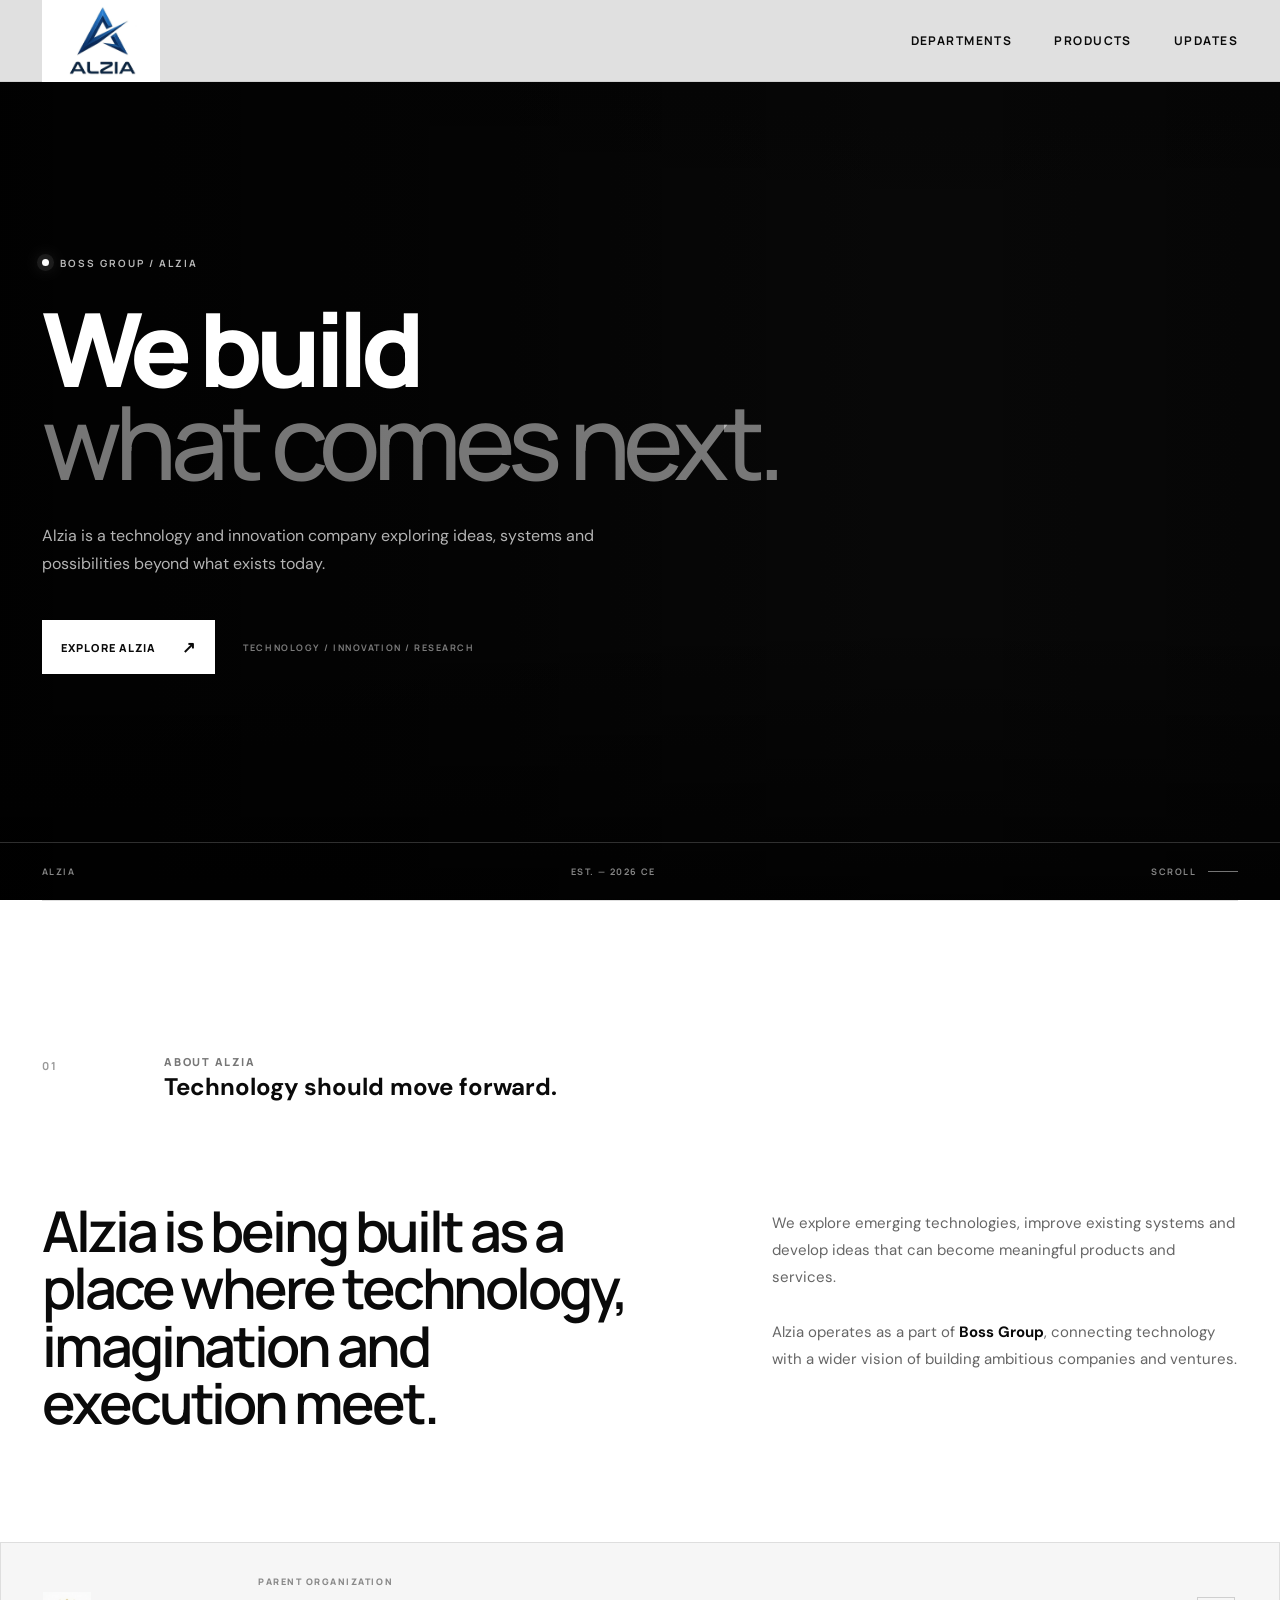
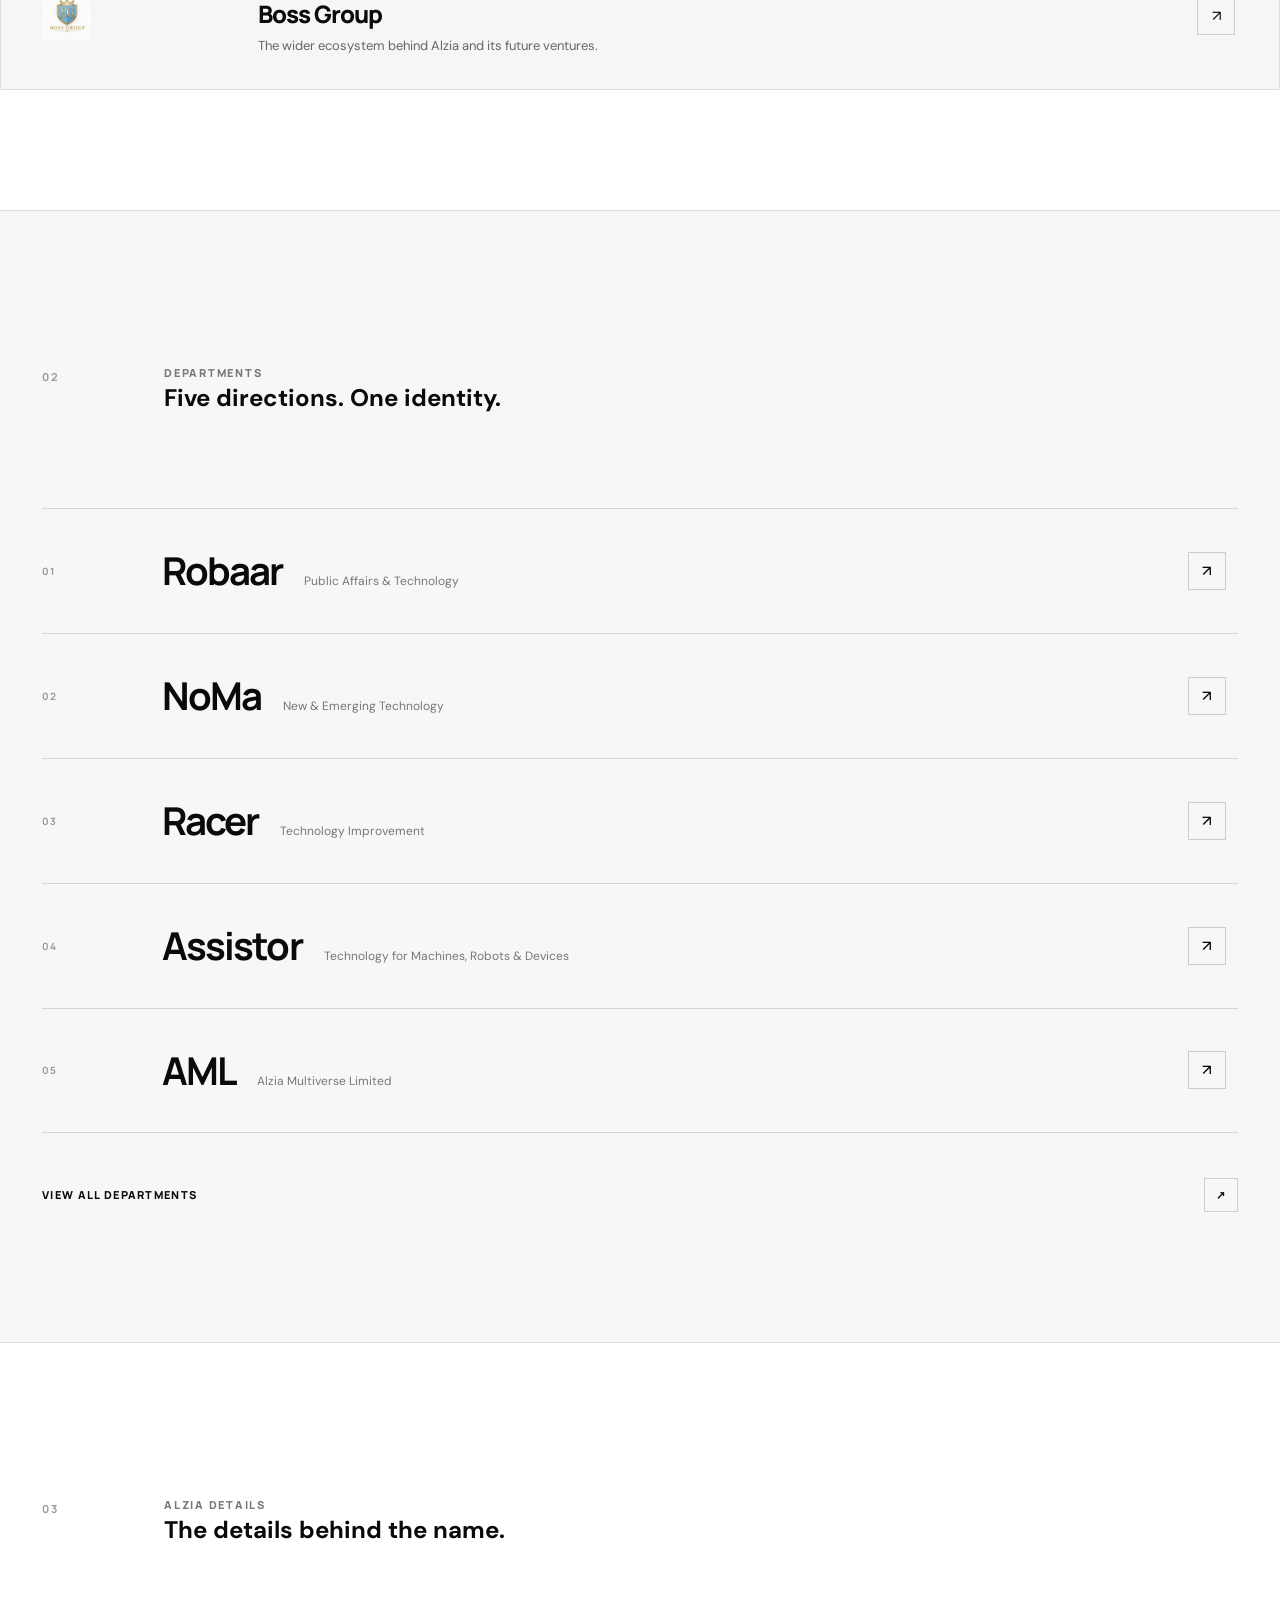
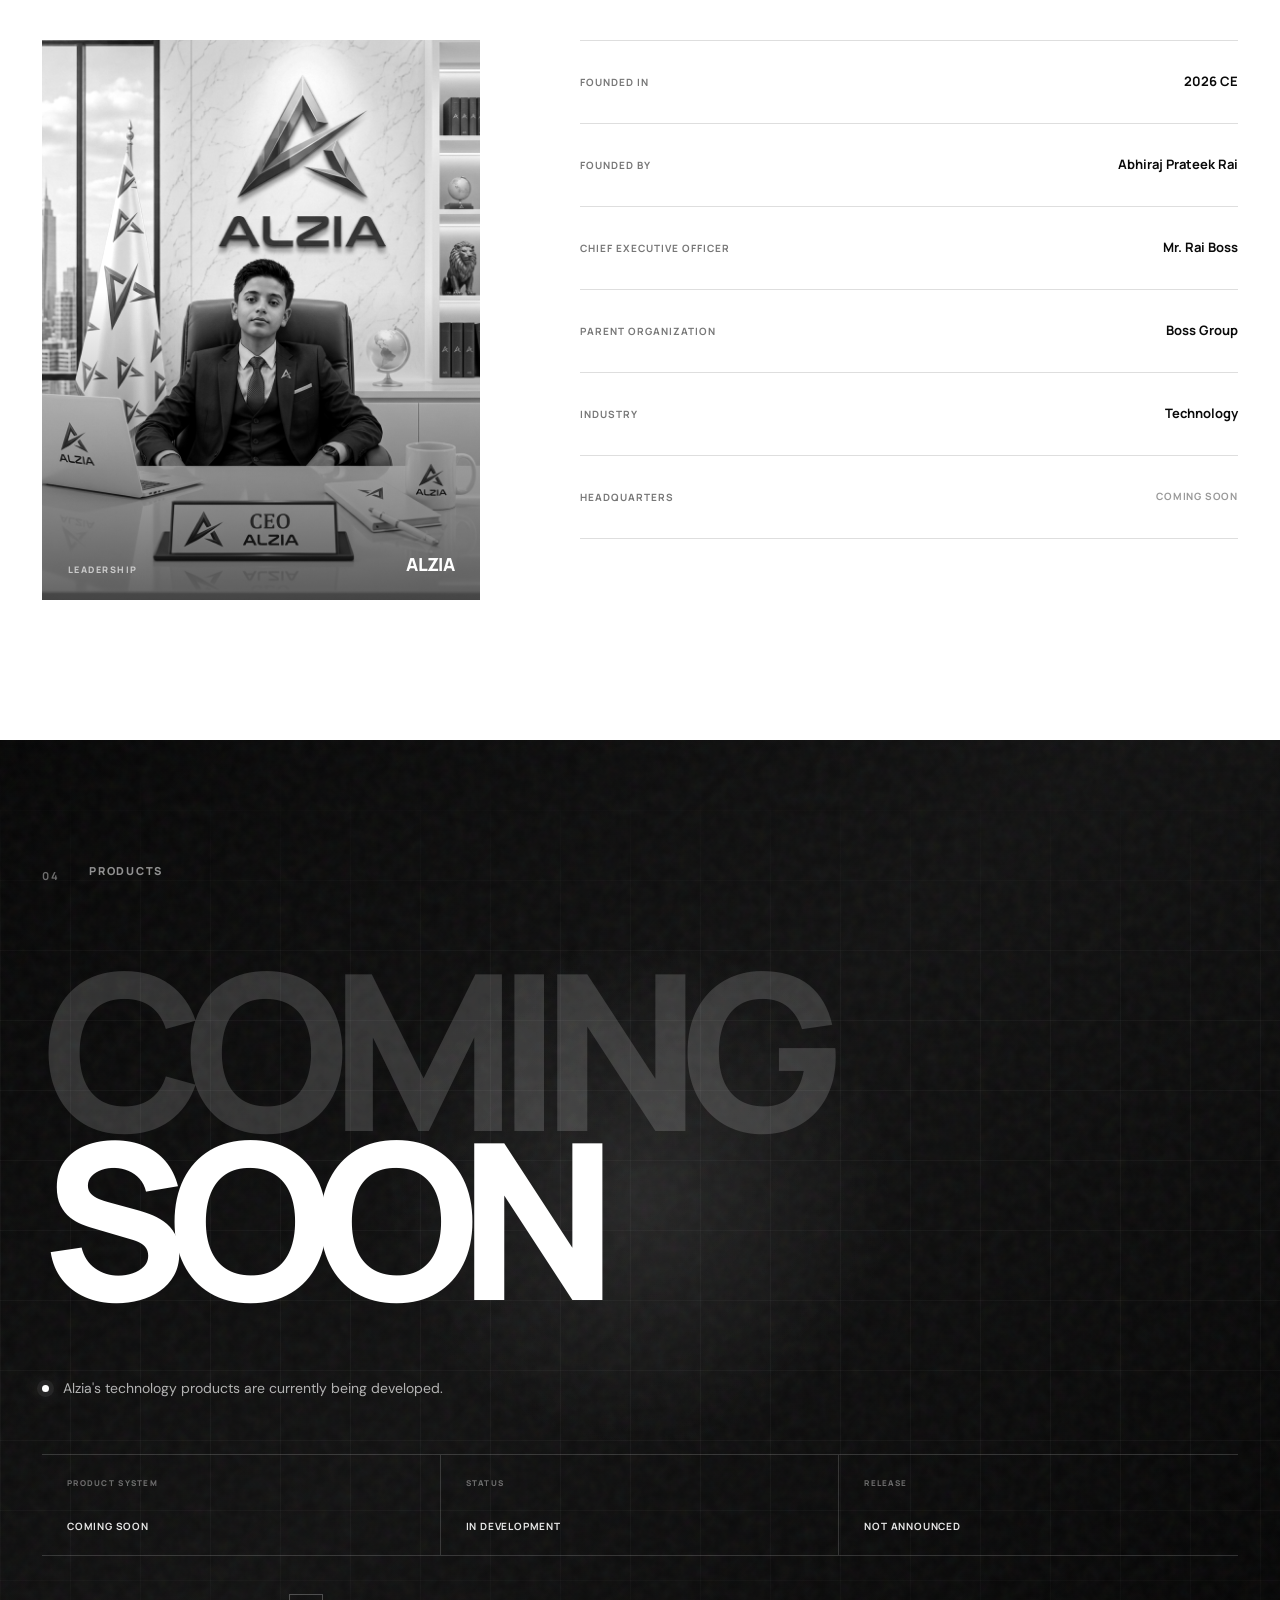
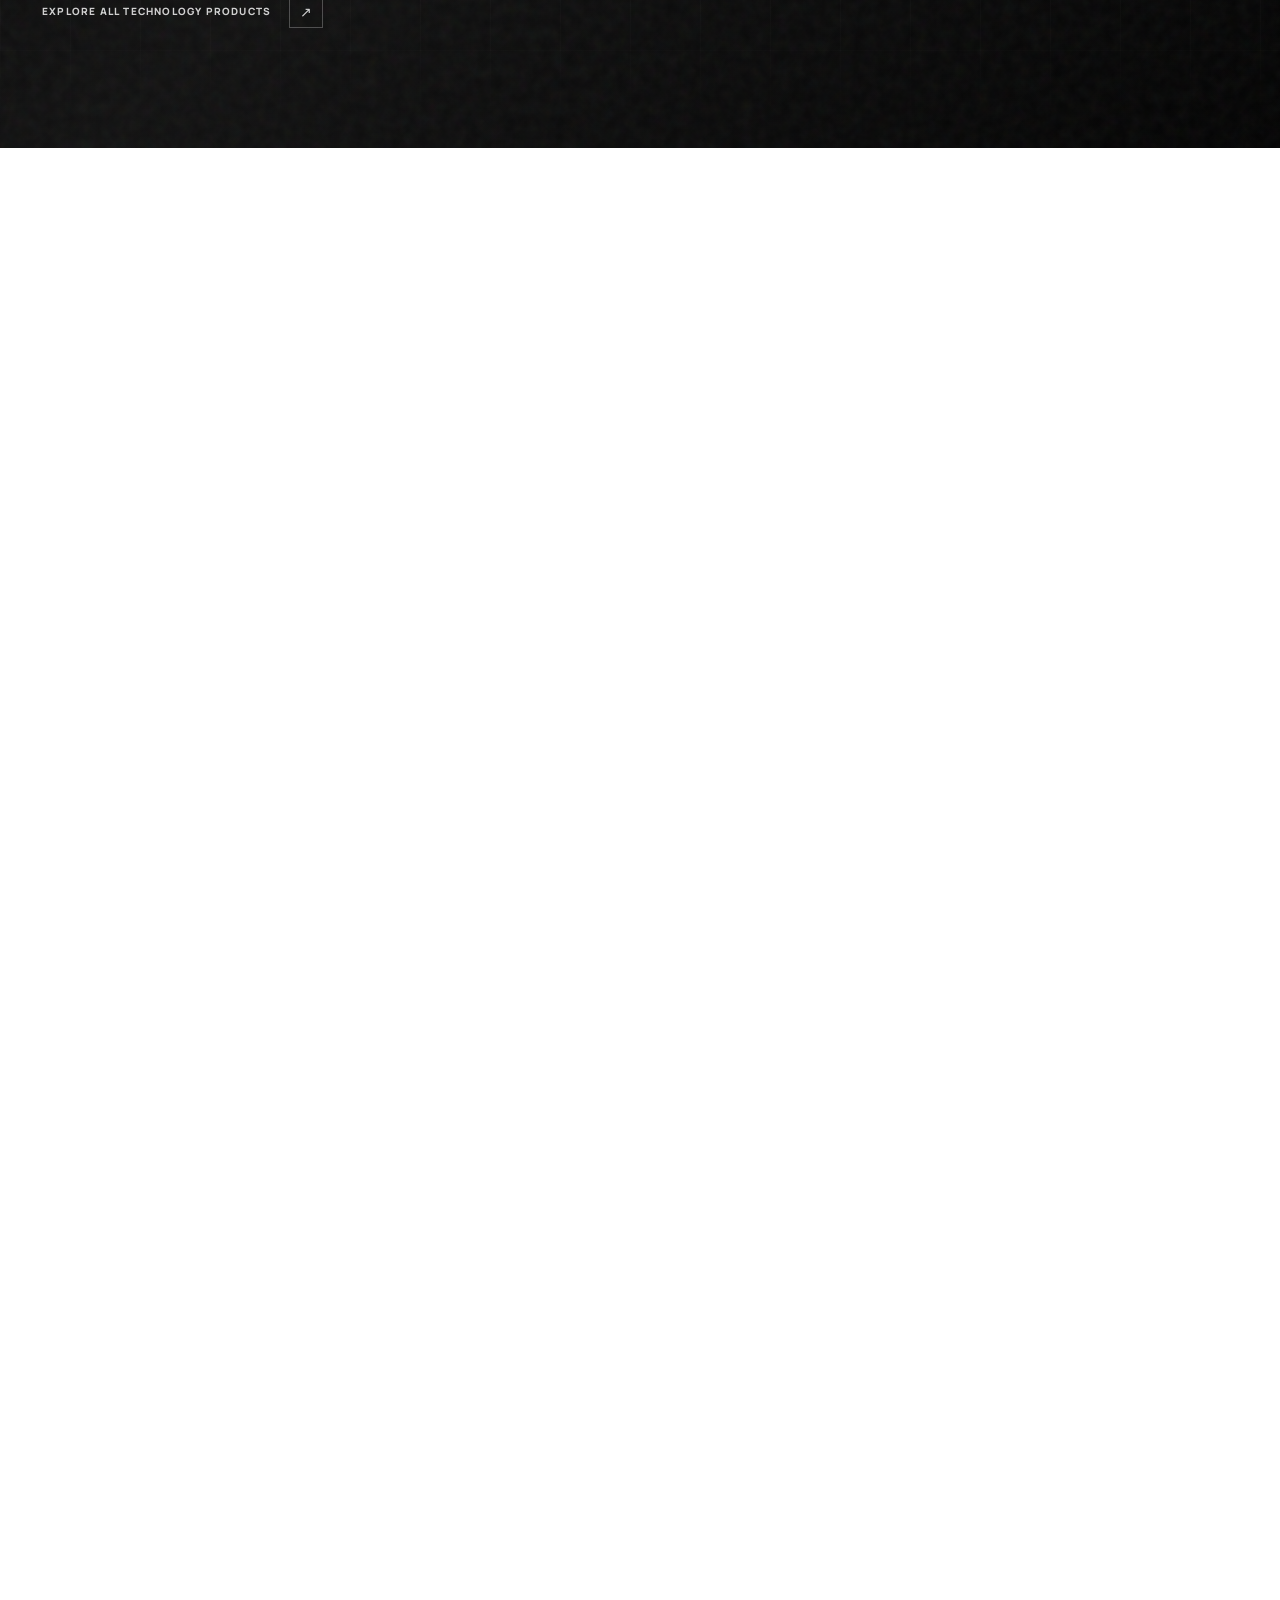
<file: about.html>
<!DOCTYPE html>
<html lang="en">

<head>
  <meta charset="UTF-8">
  <meta name="viewport" content="width=device-width, initial-scale=1.0">

  <meta name="description"
    content="Alzia — A technology and innovation company by Boss Group, exploring ideas, systems and possibilities beyond today.">
  <meta name="theme-color" content="#ffffff">

  <title>Alzia Official — Home Page </title>

  <link rel="stylesheet" href="about.css">
</head>

<body>

  <header class="navbar">

    <a href="about.html" class="navbar-brand" aria-label="Alzia Home">
      <img src="alzia.png" alt="Alzia">
    </a>

    <nav class="navbar-navigation" aria-label="Main navigation">
      <a href="departments.html">Departments</a>
      <a href="products.html">Products</a>
      <a href="updates.html">Updates</a>
    </nav>

    <button class="navbar-toggle" type="button" aria-label="Open navigation" aria-expanded="false">

      <span></span>
      <span></span>

    </button>

  </header>


  <div class="mobile-navigation" aria-hidden="true">

    <a href="departments.html">Departments</a>
    <a href="products.html">Products</a>
    <a href="updates.html">Updates</a>

  </div>


  <main>

    <section class="hero" aria-label="Alzia introduction">

      <video class="hero-video" autoplay muted loop playsinline preload="metadata" disablepictureinpicture
        aria-hidden="true">

        <source src="alziaIntro.mp4" type="video/mp4">

      </video>

      <div class="hero-shade"></div>

      <div class="hero-content">

        <div class="hero-topline">
          <span class="hero-dot"></span>
          <span>BOSS GROUP / ALZIA</span>
        </div>

        <h1>
          We build
          <span>what comes next.</span>
        </h1>

        <p>
          Alzia is a technology and innovation company
          exploring ideas, systems and possibilities
          beyond what exists today.
        </p>

        <div class="hero-actions">

          <a href="departments.html" class="primary-button">

            <span>Explore Alzia</span>
            <span>↗</span>

          </a>

          <span class="hero-location">
            TECHNOLOGY / INNOVATION / RESEARCH
          </span>

        </div>

      </div>

      <div class="hero-bottom">

        <span>ALZIA</span>
        <span>EST. — 2026 CE</span>
        <span>SCROLL</span>

      </div>

    </section>


    <section class="about-section">

      <div class="section-intro">

        <span class="section-index">01</span>

        <div>

          <span class="section-label">
            ABOUT ALZIA
          </span>

          <h2>
            Technology should
            <span>move forward.</span>
          </h2>

        </div>

      </div>


      <div class="about-layout">

        <div class="about-statement">

          <p>
            Alzia is being built as a place where
            technology, imagination and execution
            meet.
          </p>

        </div>


        <div class="about-description">

          <p>
            We explore emerging technologies,
            improve existing systems and develop
            ideas that can become meaningful
            products and services.
          </p>

          <p>
            Alzia operates as a part of
            <strong>Boss Group</strong>, connecting
            technology with a wider vision of building
            ambitious companies and ventures.
          </p>

        </div>

      </div>


      <div class="group-identity">

        <div class="group-logo">

          <img src="BossGroup.png" alt="Boss Group">

        </div>


        <div class="group-information">

          <span>PARENT ORGANIZATION</span>

          <h3>Boss Group</h3>

          <p>
            The wider ecosystem behind Alzia
            and its future ventures.
          </p>

        </div>


        <div class="group-symbol" aria-hidden="true">
          <a href="https://abhiraj2013.github.io/boss-group/" target="_blank" rel="noopener noreferrer">
            ↗
          </a>
          <div>

          </div>

    </section>


    <section class="departments-preview">

      <div class="section-intro">

        <span class="section-index">02</span>

        <div>

          <span class="section-label">
            DEPARTMENTS
          </span>

          <h2>
            Five directions.
            <span>One identity.</span>
          </h2>

        </div>

      </div>


      <div class="department-preview-list">

        <a href="departments.html" class="department-preview">

          <span>01</span>

          <div>
            <h3>Robaar</h3>
            <p>
              Public Affairs & Technology
            </p>
          </div>

          <strong aria-hidden="true">↗</strong>

        </a>


        <a href="departments.html" class="department-preview">

          <span>02</span>

          <div>
            <h3>NoMa</h3>
            <p>
              New & Emerging Technology
            </p>
          </div>

          <strong aria-hidden="true">↗</strong>

        </a>


        <a href="departments.html" class="department-preview">

          <span>03</span>

          <div>
            <h3>Racer</h3>
            <p>
              Technology Improvement
            </p>
          </div>

          <strong aria-hidden="true">↗</strong>

        </a>


        <a href="departments.html" class="department-preview">

          <span>04</span>

          <div>
            <h3>Assistor</h3>
            <p>
              Technology for Machines,
              Robots & Devices
            </p>
          </div>

          <strong aria-hidden="true">↗</strong>

        </a>


        <a href="departments.html" class="department-preview">

          <span>05</span>

          <div>
            <h3>AML</h3>
            <p>
              Alzia Multiverse Limited
            </p>
          </div>

          <strong aria-hidden="true">↗</strong>

        </a>

      </div>


      <a href="departments.html" class="section-link">

        <span>View all departments</span>
        <span aria-hidden="true">↗</span>

      </a>

    </section>


    <section class="company-section">

      <div class="section-intro">

        <span class="section-index">03</span>

        <div>

          <span class="section-label">
            ALZIA DETAILS
          </span>

          <h2>
            The details
            <span>behind the name.</span>
          </h2>

        </div>

      </div>


      <div class="company-layout">

        <div class="company-portrait">

          <img src="alziaCEO.png" alt="Alzia CEO">

          <div class="portrait-label">

            <span>LEADERSHIP</span>

            <strong>ALZIA</strong>

          </div>

        </div>


        <div class="company-details">

          <div class="company-detail">

            <span>Founded In</span>

            <strong>2026 CE</strong>

          </div>


          <div class="company-detail">

            <span>Founded By</span>

            <strong>
              Abhiraj Prateek Rai
            </strong>

          </div>


          <div class="company-detail">

            <span>Chief Executive Officer</span>

            <strong>
              Mr. Rai Boss
            </strong>

          </div>


          <div class="company-detail">

            <span>Parent Organization</span>

            <strong>Boss Group</strong>

          </div>


          <div class="company-detail">

            <span>Industry</span>

            <strong>Technology</strong>

          </div>


          <div class="company-detail">

            <span>Headquarters</span>

            <strong class="locked-information">
              COMING SOON
            </strong>

          </div>

        </div>

      </div>

    </section>
    <section class="products-preview">

      <div class="products-noise"></div>

      <div class="products-inner">

        <div class="products-header">

          <span class="section-index">04</span>

          <span class="section-label">
            PRODUCTS
          </span>

        </div>


        <div class="products-title">

          <span>COMING</span>

          <strong>SOON</strong>

        </div>


        <div class="products-message">

          <span class="live-indicator" aria-hidden="true">
          </span>

          <p>
            Alzia's technology products are
            currently being developed.
          </p>

        </div>


        <div class="products-status">

          <div>

            <span>PRODUCT SYSTEM</span>

            <strong>COMING SOON</strong>

          </div>


          <div>

            <span>STATUS</span>

            <strong>IN DEVELOPMENT</strong>

          </div>


          <div>

            <span>RELEASE</span>

            <strong>NOT ANNOUNCED</strong>

          </div>

        </div>


        <a href="products.html" class="products-link">

          <span>
            Explore all technology products
          </span>

          <strong aria-hidden="true">↗</strong>

        </a>

      </div>

    </section>


    <section class="vision-section">

      <div class="section-intro">

        <span class="section-index">05</span>

        <div>

          <span class="section-label">
            VISION
          </span>

          <h2>
            Where Alzia
            <span>wants to go.</span>
          </h2>

        </div>

      </div>


      <div class="vision-statement">

        <span class="vision-mark" aria-hidden="true">
          A
        </span>

        <p>
          To build technology that expands what is
          possible and shapes a smarter, more capable
          future.
        </p>

      </div>

    </section>


    <section class="mission-section">

      <div class="section-intro">

        <span class="section-index">06</span>

        <div>

          <span class="section-label">
            MISSION
          </span>

          <h2>
            What we
            <span>work for.</span>
          </h2>

        </div>

      </div>


      <div class="mission-grid">

        <article class="mission-card">

          <span>01</span>

          <h3>Build</h3>

          <p>
            Solve meaningful problems by turning
            ideas into practical technology,
            products and systems.
          </p>

        </article>


        <article class="mission-card">

          <span>02</span>

          <h3>Improve</h3>

          <p>
            Make existing technology, systems and
            experiences smarter, simpler, more
            efficient and more useful.
          </p>

        </article>


        <article class="mission-card">

          <span>03</span>

          <h3>Explore</h3>

          <p>
            Explore new technologies, bold ideas
            and the possibilities of tomorrow.
          </p>

        </article>

      </div>

    </section>


    <section class="updates-preview">

      <div class="updates-content">

        <span class="section-label">
          UPDATES
        </span>

        <h2>
          Something new
          <span>is always coming.</span>
        </h2>

        <p>
          Announcements, milestones and important
          developments from Alzia will appear here.
        </p>

        <a href="updates.html" class="updates-button">

          <span>View updates</span>
          <span aria-hidden="true">↗</span>

        </a>

      </div>

    </section>

  </main>


  <footer class="footer">

    <div class="footer-main">

      <div class="footer-brand">

        <img src="alzia.png" alt="Alzia">

        <p>
          Building what comes next.
        </p>

      </div>


      <div class="footer-columns">

        <div class="footer-column">

          <span>EXPLORE</span>

          <a href="departments.html">
            Departments
          </a>

          <a href="products.html">
            Products
          </a>

          <a href="updates.html">
            Updates
          </a>

        </div>


        <div class="footer-column">

          <span>GROUP</span>

          <p>Alzia</p>

          <p>
            <a href="https://abhiraj2013.github.io/boss-group/" target="_blank" rel="noopener noreferrer">Boss Group</a>
          </p>

        </div>

      </div>

    </div>


    <div class="footer-bottom">

      <span>
        © 2026 Alzia. All rights reserved.
      </span>

      <span>
        A BOSS GROUP COMPANY
      </span>

    </div>

  </footer>


  <script src="about.js"></script>

</body>

</html>
</file>
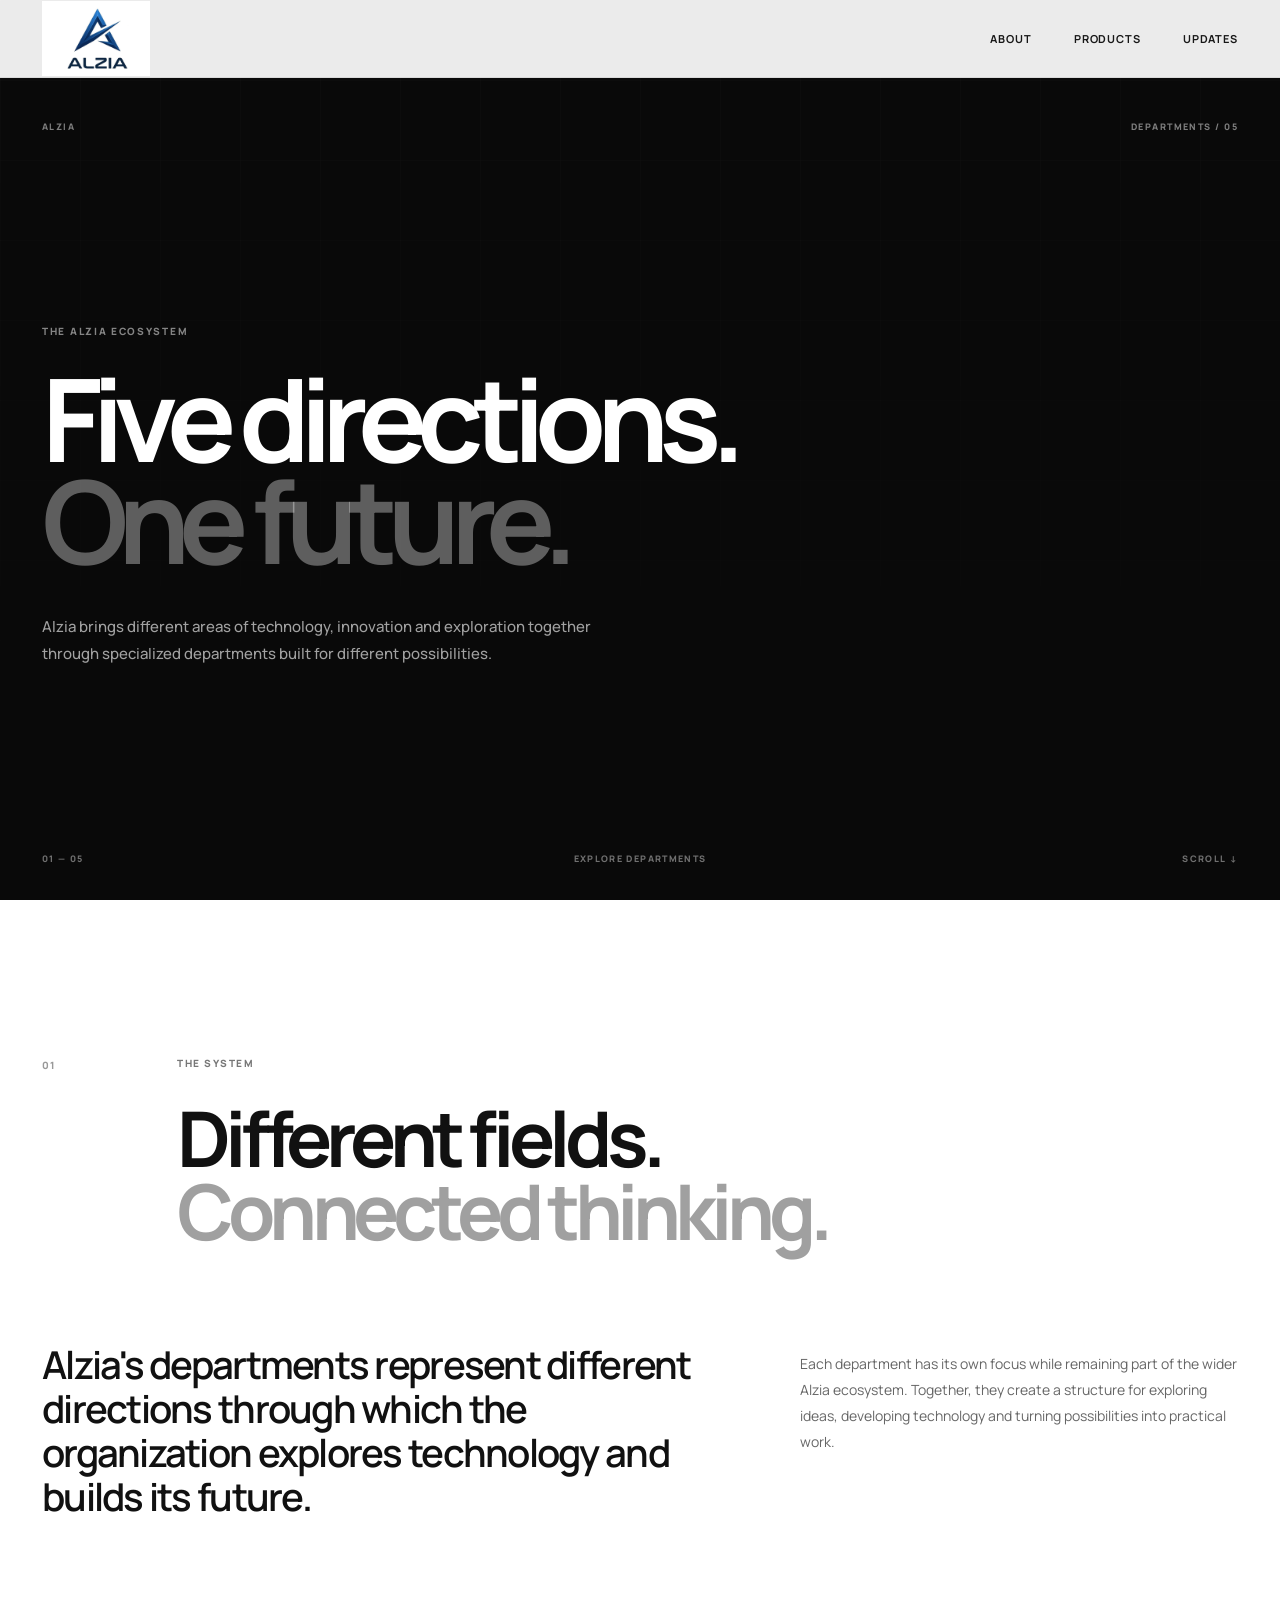
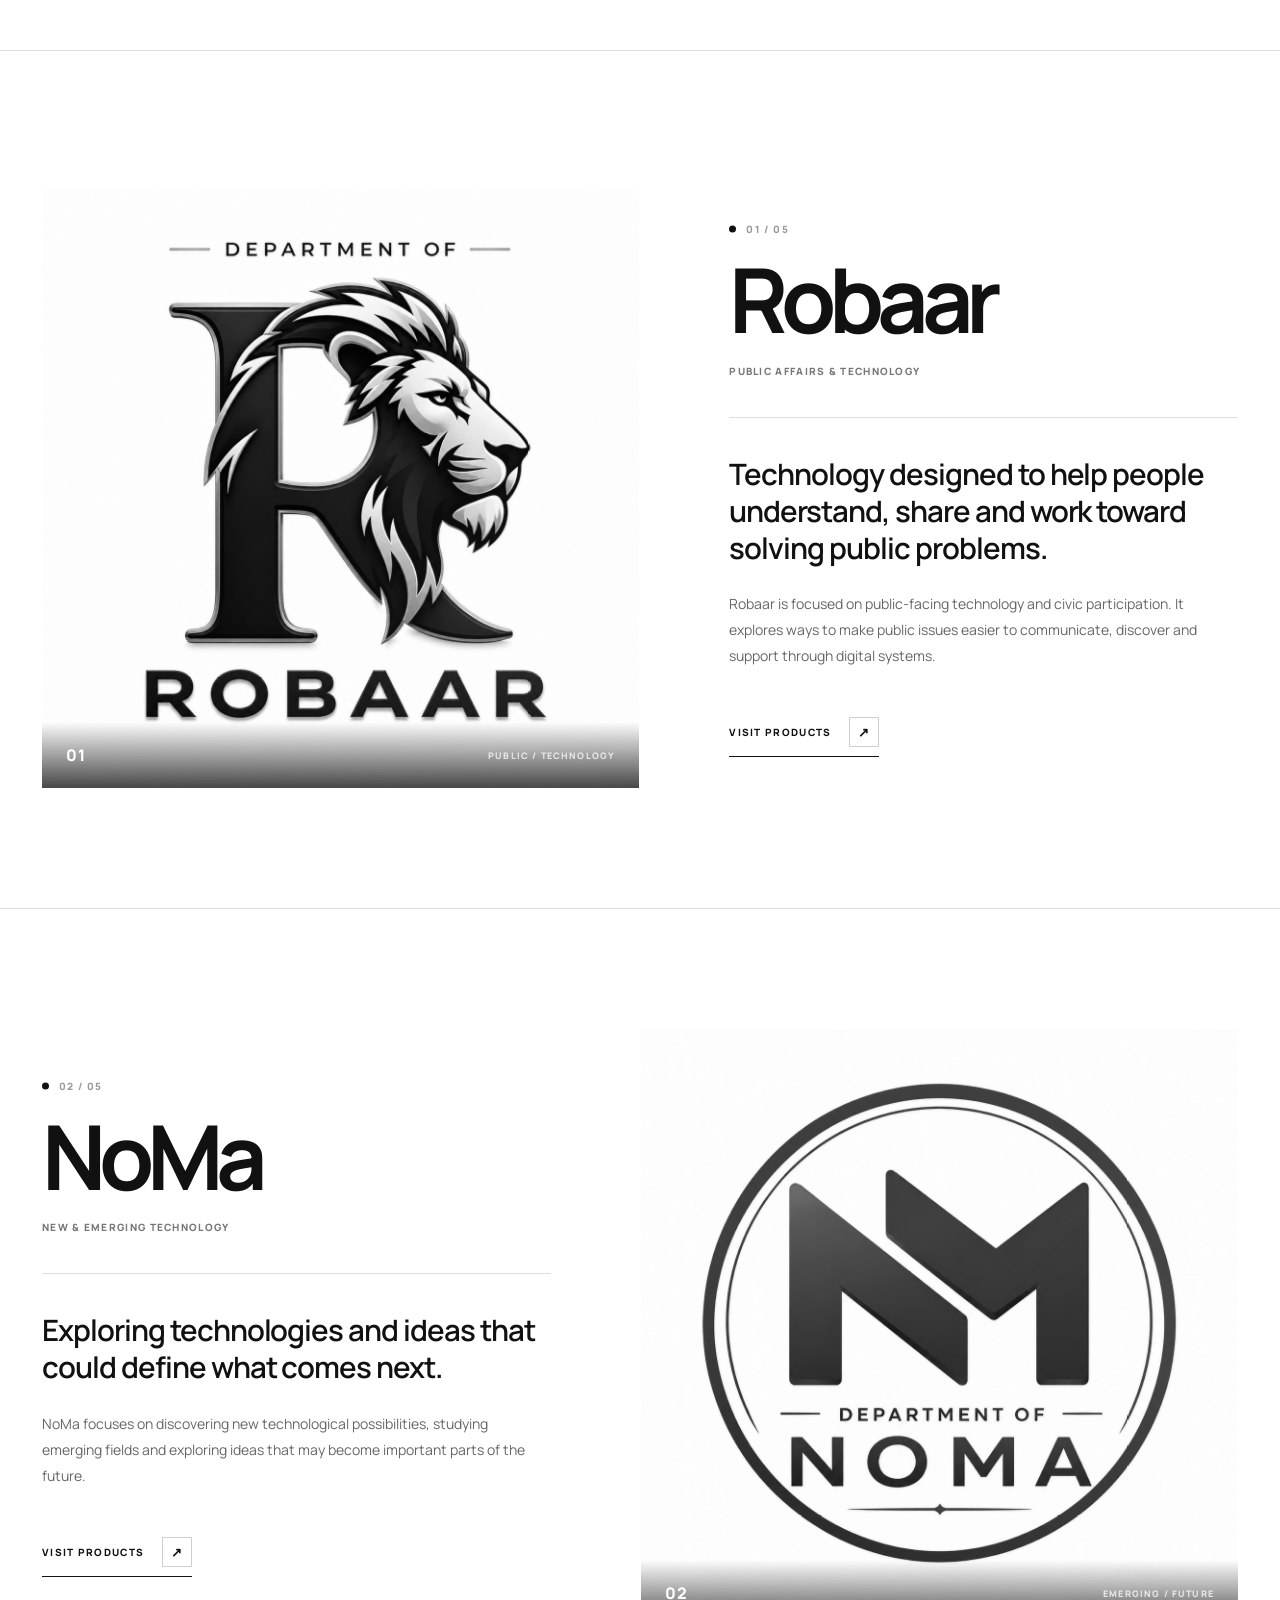
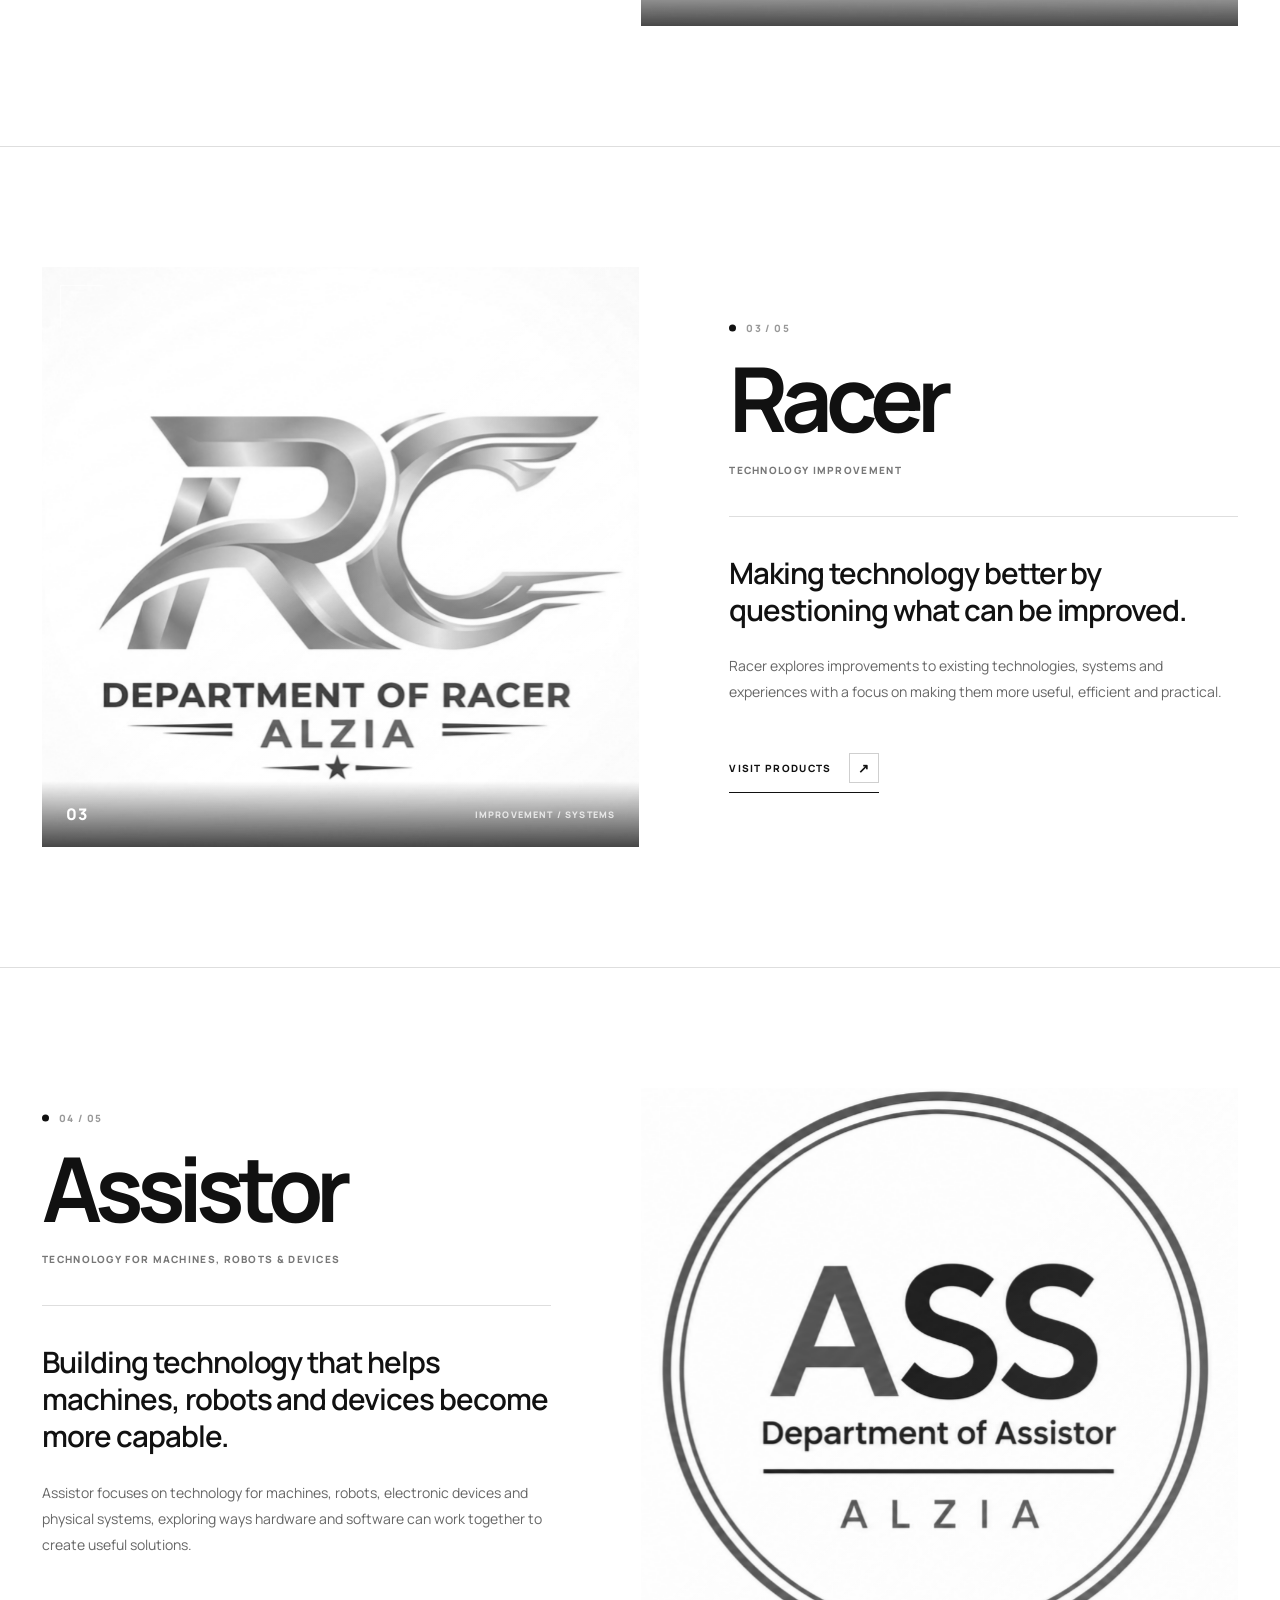
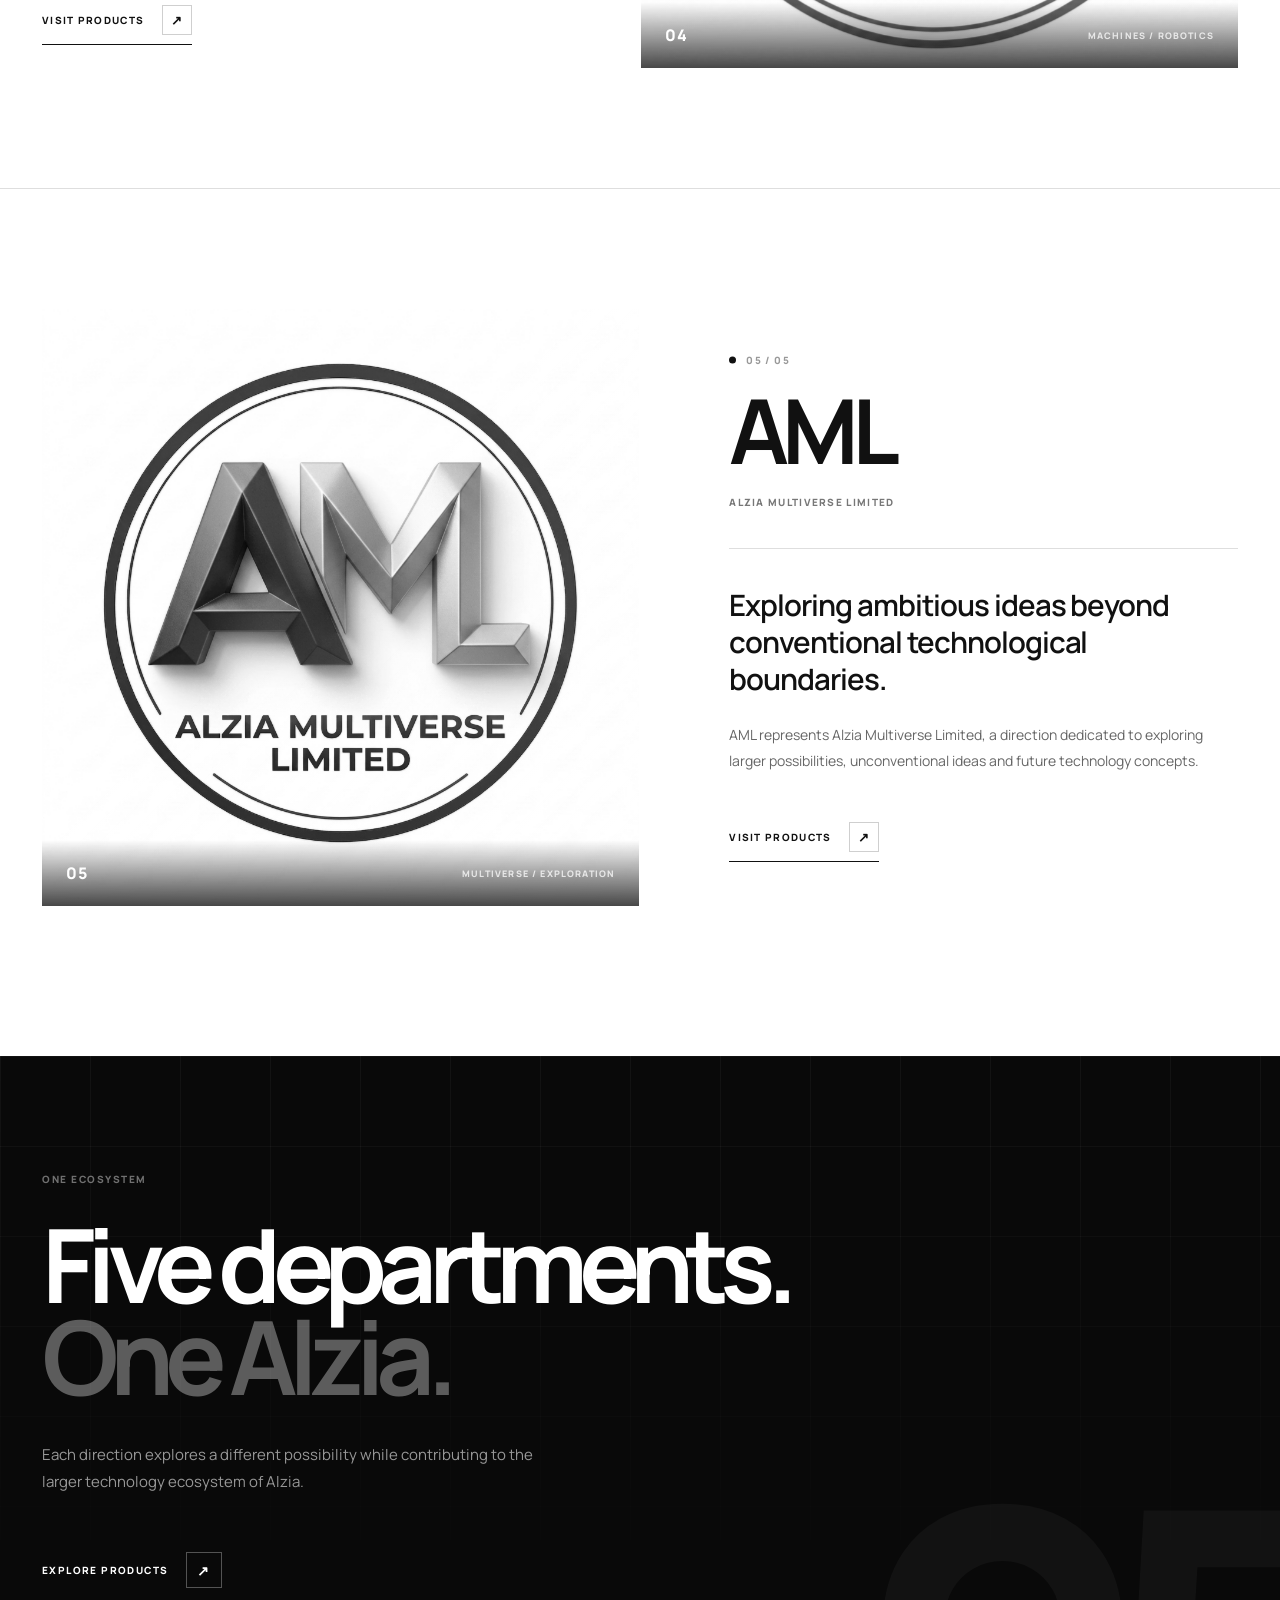
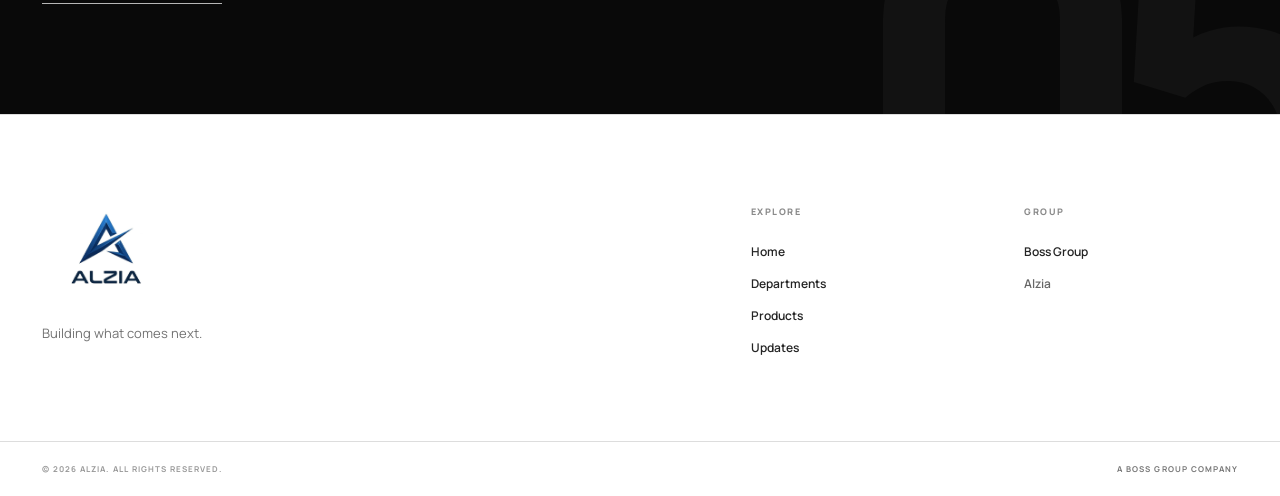
<file: departments.html>
<!DOCTYPE html>
<html lang="en">

<head>
  <meta charset="UTF-8">
  <meta name="viewport" content="width=device-width, initial-scale=1.0">

  <meta name="description"
    content="Explore the departments of Alzia — technology, innovation, research and future-focused ventures.">
  <meta name="theme-color" content="#ffffff">

  <title>Departments — Alzia</title>

  <link rel="stylesheet" href="departments.css">
</head>

<body>

  <header class="navbar">

    <a href="about.html" class="navbar-brand" aria-label="Alzia Home">
      <img src="alzia.png" alt="Alzia">
    </a>

    <nav class="navbar-navigation" aria-label="Main navigation">
      <a href="about.html">About</a>
      <a href="products.html">Products</a>
      <a href="updates.html">Updates</a>
    </nav>

    <button class="navbar-toggle" type="button" aria-label="Open navigation" aria-expanded="false">

      <span></span>
      <span></span>

    </button>

  </header>


  <div class="mobile-navigation">

    <a href="about.html">About</a>
    <a href="products.html">Products</a>
    <a href="updates.html">Updates</a>

  </div>


  <main>

    <section class="departments-hero">

      <div class="departments-hero-grid"></div>

      <div class="departments-hero-inner">

        <div class="departments-hero-meta">

          <span>ALZIA</span>
          <span>DEPARTMENTS / 05</span>

        </div>


        <div class="departments-hero-content">

          <span class="departments-hero-label">
            THE ALZIA ECOSYSTEM
          </span>

          <h1>
            Five directions.
            <span>One future.</span>
          </h1>

          <p>
            Alzia brings different areas of technology,
            innovation and exploration together through
            specialized departments built for different
            possibilities.
          </p>

        </div>


        <div class="departments-hero-bottom">

          <span>01 — 05</span>

          <span>EXPLORE DEPARTMENTS</span>

          <span>SCROLL ↓</span>

        </div>

      </div>

    </section>


    <section class="departments-introduction">

      <div class="section-intro">

        <span class="section-index">01</span>

        <div>

          <span class="section-label">
            THE SYSTEM
          </span>

          <h2>
            Different fields.
            <span>Connected thinking.</span>
          </h2>

        </div>

      </div>


      <div class="departments-introduction-content">

        <p class="introduction-lead">
          Alzia's departments represent different
          directions through which the organization
          explores technology and builds its future.
        </p>

        <p>
          Each department has its own focus while
          remaining part of the wider Alzia ecosystem.
          Together, they create a structure for exploring
          ideas, developing technology and turning
          possibilities into practical work.
        </p>

      </div>

    </section>
    <section class="department-system">

      <article class="department-block">

        <div class="department-visual">

          <img src="robaar.png" alt="Robaar department">

          <div class="department-visual-overlay">

            <span>01</span>

            <span>PUBLIC / TECHNOLOGY</span>

          </div>

        </div>


        <div class="department-information">

          <div class="department-heading">

            <span class="department-number">
              01 / 05
            </span>

            <h2>Robaar</h2>

            <span class="department-category">
              PUBLIC AFFAIRS & TECHNOLOGY
            </span>

          </div>


          <div class="department-description">

            <p class="department-lead">
              Technology designed to help people
              understand, share and work toward
              solving public problems.
            </p>

            <p>
              Robaar is focused on public-facing
              technology and civic participation.
              It explores ways to make public issues
              easier to communicate, discover and
              support through digital systems.
            </p>

          </div>


          <div class="department-actions">

            <a href="products.html" class="department-products">
              Visit Products
              <span>↗</span>
            </a>

          </div>

        </div>

      </article>


      <article class="department-block department-block-reverse">

        <div class="department-visual">

          <img src="noma.png" alt="NoMa department">

          <div class="department-visual-overlay">

            <span>02</span>

            <span>EMERGING / FUTURE</span>

          </div>

        </div>


        <div class="department-information">

          <div class="department-heading">

            <span class="department-number">
              02 / 05
            </span>

            <h2>NoMa</h2>

            <span class="department-category">
              NEW & EMERGING TECHNOLOGY
            </span>

          </div>


          <div class="department-description">

            <p class="department-lead">
              Exploring technologies and ideas
              that could define what comes next.
            </p>

            <p>
              NoMa focuses on discovering new
              technological possibilities, studying
              emerging fields and exploring ideas
              that may become important parts of
              the future.
            </p>

          </div>


          <div class="department-actions">

            <a href="products.html" class="department-products">
              Visit Products
              <span>↗</span>
            </a>

          </div>

        </div>

      </article>


      <article class="department-block">

        <div class="department-visual">

          <img src="racer.png" alt="Racer department">

          <div class="department-visual-overlay">

            <span>03</span>

            <span>IMPROVEMENT / SYSTEMS</span>

          </div>

        </div>


        <div class="department-information">

          <div class="department-heading">

            <span class="department-number">
              03 / 05
            </span>

            <h2>Racer</h2>

            <span class="department-category">
              TECHNOLOGY IMPROVEMENT
            </span>

          </div>


          <div class="department-description">

            <p class="department-lead">
              Making technology better by
              questioning what can be improved.
            </p>

            <p>
              Racer explores improvements to
              existing technologies, systems and
              experiences with a focus on making
              them more useful, efficient and
              practical.
            </p>

          </div>


          <div class="department-actions">

            <a href="products.html" class="department-products">
              Visit Products
              <span>↗</span>
            </a>

          </div>

        </div>

      </article>


      <article class="department-block department-block-reverse">

        <div class="department-visual">

          <img src="assistor.png" alt="Assistor department">

          <div class="department-visual-overlay">

            <span>04</span>

            <span>MACHINES / ROBOTICS</span>

          </div>

        </div>


        <div class="department-information">

          <div class="department-heading">

            <span class="department-number">
              04 / 05
            </span>

            <h2>Assistor</h2>

            <span class="department-category">
              TECHNOLOGY FOR MACHINES,
              ROBOTS & DEVICES
            </span>

          </div>


          <div class="department-description">

            <p class="department-lead">
              Building technology that helps
              machines, robots and devices become
              more capable.
            </p>

            <p>
              Assistor focuses on technology for
              machines, robots, electronic devices
              and physical systems, exploring ways
              hardware and software can work
              together to create useful solutions.
            </p>

          </div>


          <div class="department-actions">

            <a href="products.html" class="department-products">
              Visit Products
              <span>↗</span>
            </a>

          </div>

        </div>

      </article>


      <article class="department-block">

        <div class="department-visual">

          <img src="aml.png" alt="AML department">

          <div class="department-visual-overlay">

            <span>05</span>

            <span>MULTIVERSE / EXPLORATION</span>

          </div>

        </div>


        <div class="department-information">

          <div class="department-heading">

            <span class="department-number">
              05 / 05
            </span>

            <h2>AML</h2>

            <span class="department-category">
              ALZIA MULTIVERSE LIMITED
            </span>

          </div>


          <div class="department-description">

            <p class="department-lead">
              Exploring ambitious ideas beyond
              conventional technological boundaries.
            </p>

            <p>
              AML represents Alzia Multiverse
              Limited, a direction dedicated to
              exploring larger possibilities,
              unconventional ideas and future
              technology concepts.
            </p>

          </div>


          <div class="department-actions">

            <a href="products.html" class="department-products">
              Visit Products
              <span>↗</span>
            </a>

          </div>

        </div>

      </article>

    </section>


    <section class="departments-closing">

      <div class="departments-closing-inner">

        <span class="section-label">
          ONE ECOSYSTEM
        </span>

        <h2>
          Five departments.
          <span>One Alzia.</span>
        </h2>

        <p>
          Each direction explores a different
          possibility while contributing to the
          larger technology ecosystem of Alzia.
        </p>

        <a href="products.html" class="closing-button">
          Explore Products
          <span>↗</span>
        </a>

      </div>

    </section>

  </main>
  <footer class="footer">

    <div class="footer-main">

      <div class="footer-brand">

        <a href="about.html" class="footer-logo-link">
          <img src="alzia.png" alt="Alzia">
        </a>

        <p>
          Building what comes next.
        </p>

      </div>


      <div class="footer-columns">

        <div class="footer-column">

          <span>EXPLORE</span>

          <a href="about.html">
            Home
          </a>

          <a href="departments.html">
            Departments
          </a>

          <a href="products.html">
            Products
          </a>

          <a href="updates.html">
            Updates
          </a>

        </div>


        <div class="footer-column">

          <span>GROUP</span>

          <a href="https://abhiraj2013.github.io/boss-group/" target="_blank" rel="noopener noreferrer">
            Boss Group
          </a>

          <p>Alzia</p>

        </div>

      </div>

    </div>


    <div class="footer-bottom">

      <span>
        © 2026 Alzia. All rights reserved.
      </span>

      <span>
        A BOSS GROUP COMPANY
      </span>

    </div>

  </footer>


  <script src="departments.js"></script>

</body>

</html>
</file>
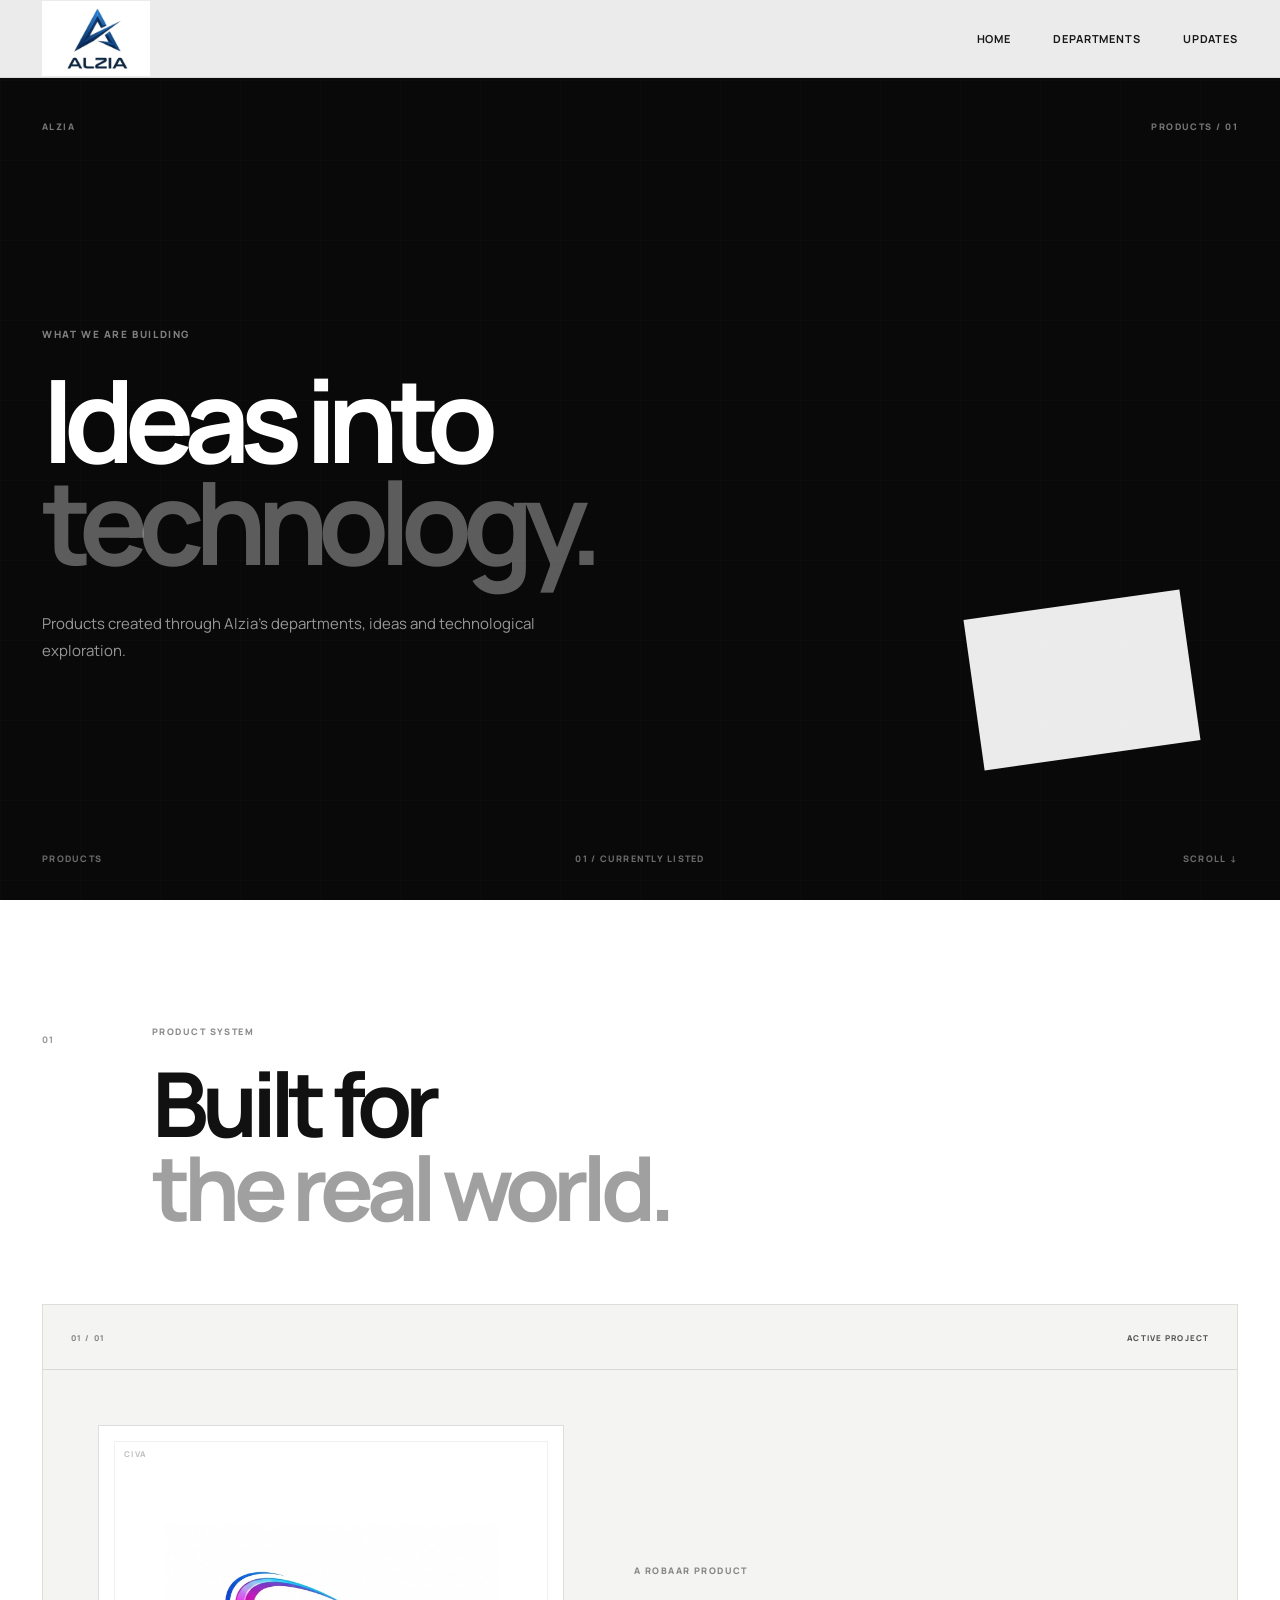
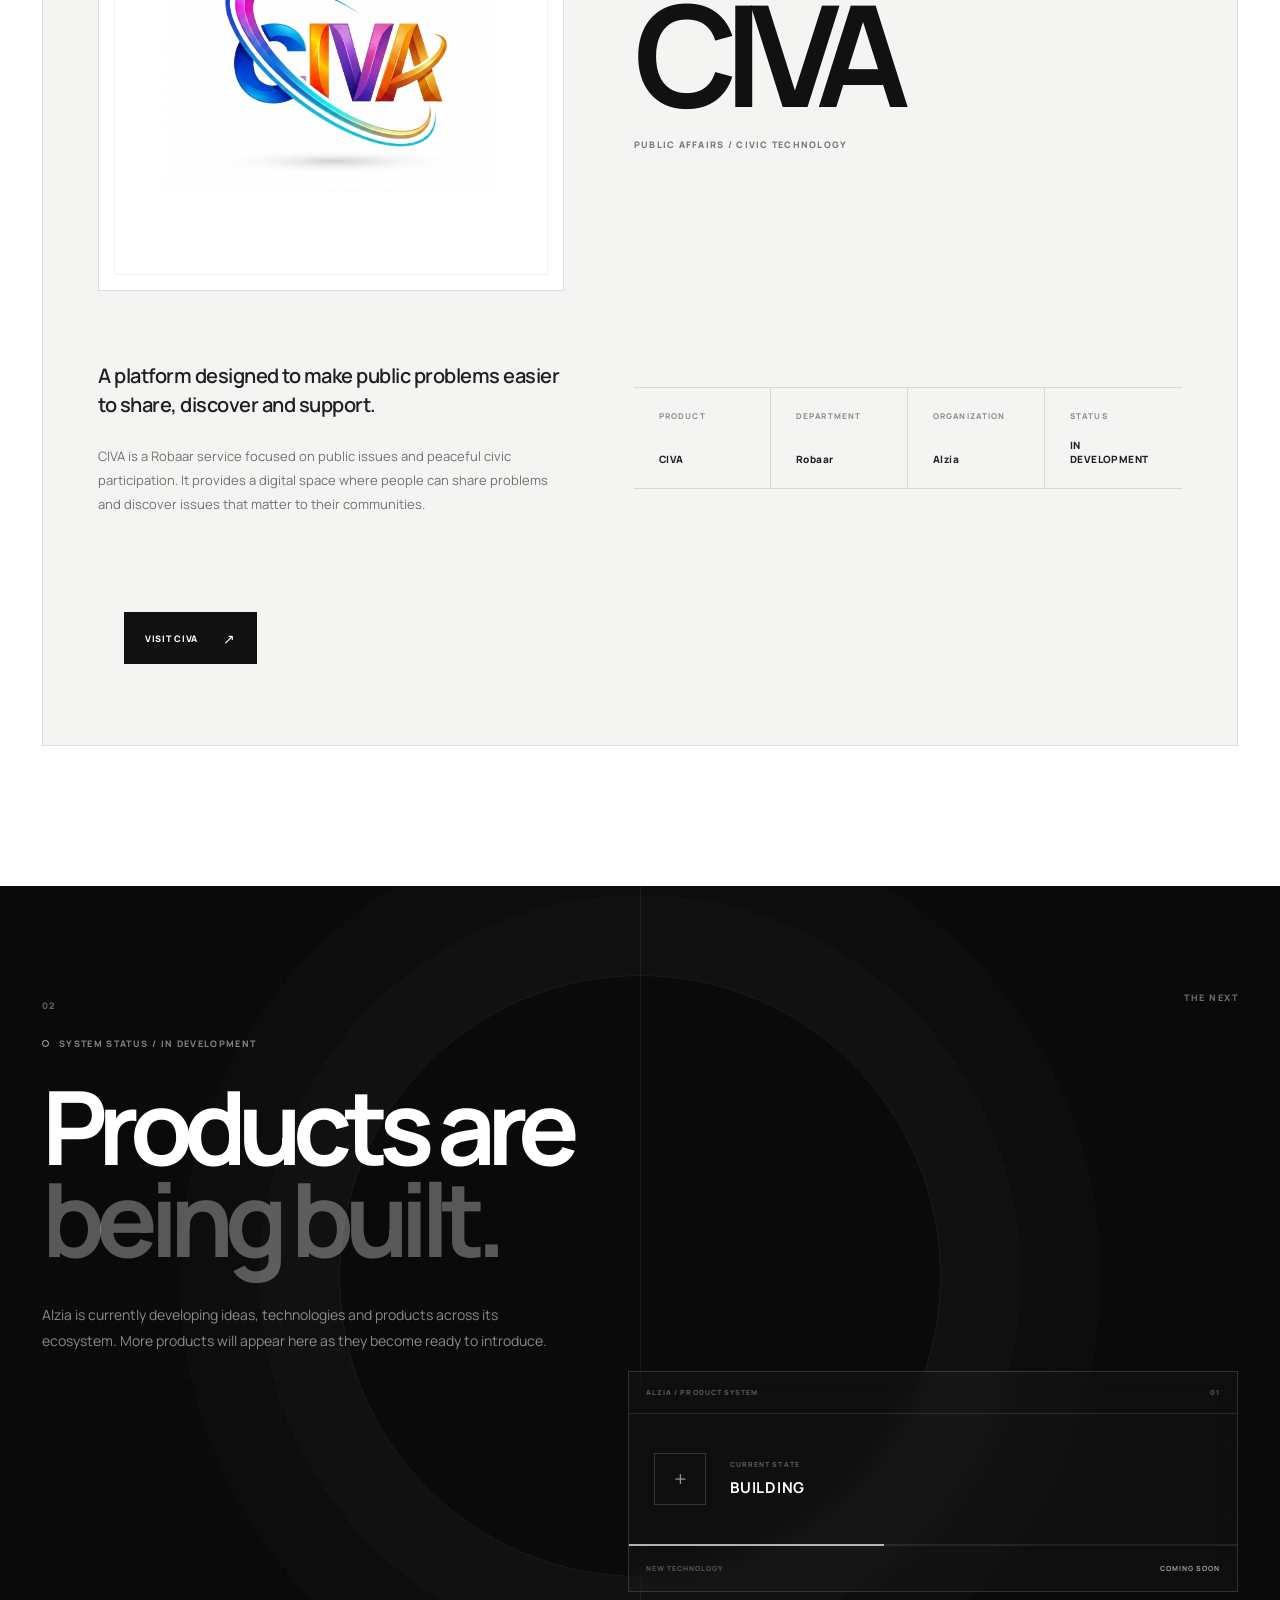
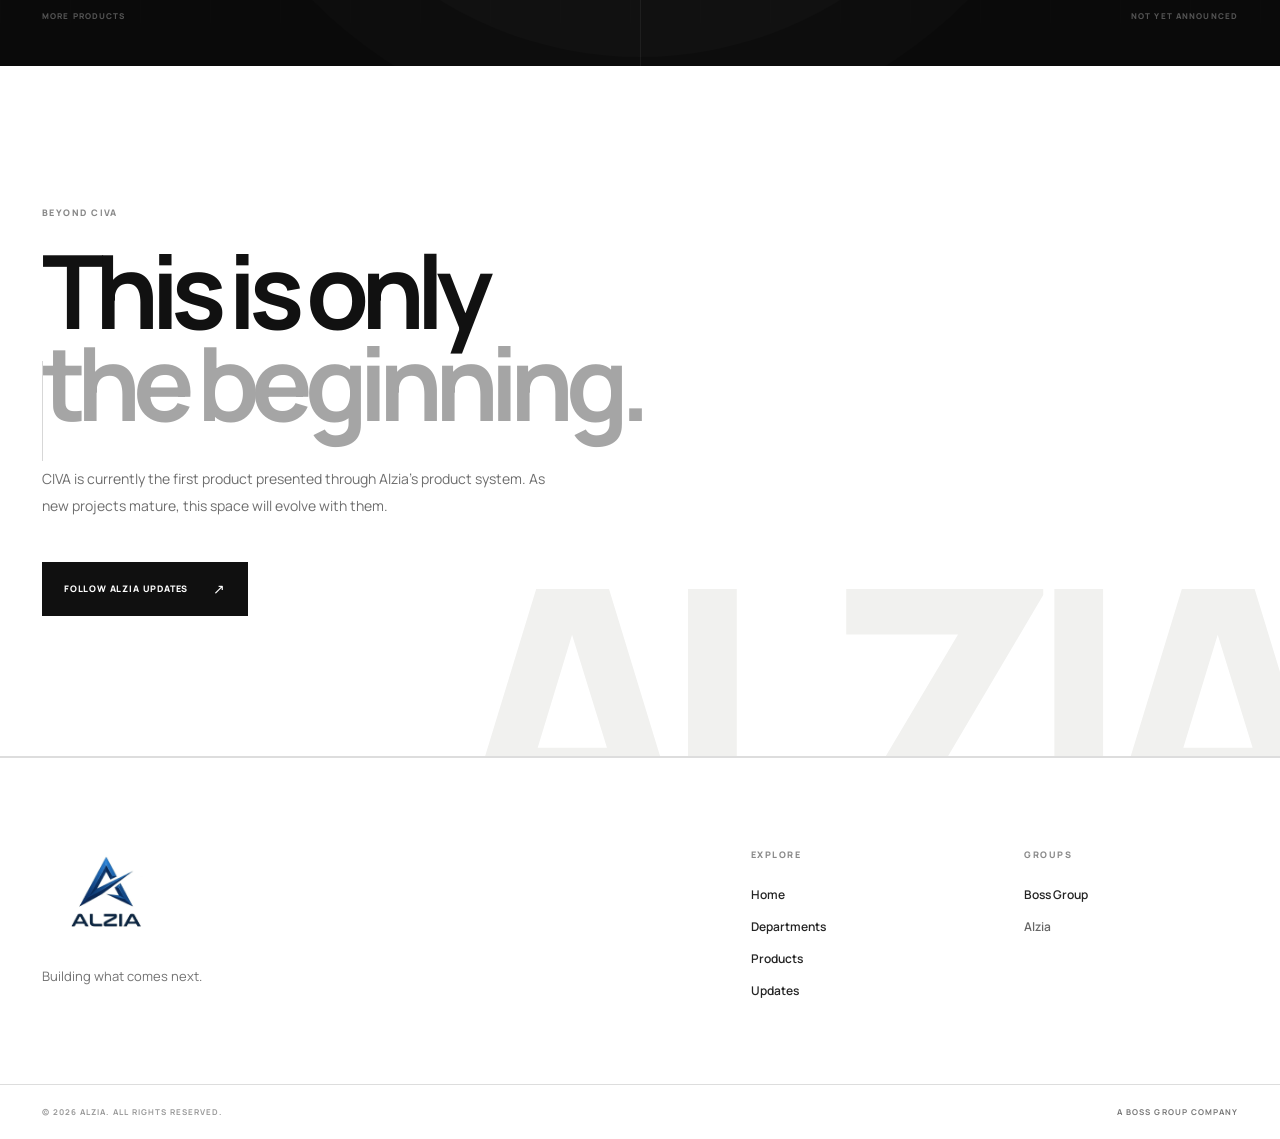
<file: products.html>
<!DOCTYPE html>
<html lang="en">

<head>
  <meta charset="UTF-8">
  <meta name="viewport" content="width=device-width, initial-scale=1.0">

  <meta name="description" content="Explore products and technology being built by Alzia.">

  <meta name="theme-color" content="#ffffff">

  <title>Products — Alzia</title>

  <link rel="stylesheet" href="products.css">
</head>

<body>

  <header class="navbar">

    <a href="about.html" class="navbar-brand" aria-label="Alzia Home">

      <img src="alzia.png" alt="Alzia">

    </a>


    <nav class="navbar-navigation" aria-label="Main navigation">

      <a href="about.html">
        Home
      </a>
      <a href="departments.html">
        Departments
      </a>


      <a href="updates.html">
        Updates
      </a>

    </nav>


    <button class="navbar-toggle" type="button" aria-label="Open navigation" aria-expanded="false">

      <span></span>
      <span></span>

    </button>

  </header>


  <div class="mobile-navigation">

    <a href="about.html">
      Home
    </a>
    <a href="departments.html">
      Departments
    </a>


    <a href="updates.html">
      Updates
    </a>

  </div>


  <main>

    <section class="products-hero">

      <div class="products-hero-background"></div>

      <div class="products-hero-inner">

        <div class="products-hero-top">

          <span>ALZIA</span>

          <span>PRODUCTS / 01</span>

        </div>


        <div class="products-hero-content">

          <span class="products-hero-label">
            WHAT WE ARE BUILDING
          </span>

          <h1>
            Ideas into
            <span>technology.</span>
          </h1>

          <p>
            Products created through Alzia's
            departments, ideas and technological
            exploration.
          </p>

        </div>


        <div class="products-hero-image">

          <img src="alzia.png" alt="Alzia">

        </div>


        <div class="products-hero-bottom">

          <span>PRODUCTS</span>

          <span>01 / CURRENTLY LISTED</span>

          <span>SCROLL ↓</span>

        </div>

      </div>

    </section>


    <section class="products-list">

      <div class="section-intro">

        <span class="section-index">
          01
        </span>

        <div>

          <span class="section-label">
            PRODUCT SYSTEM
          </span>

          <h2>
            Built for
            <span>the real world.</span>
          </h2>

        </div>

      </div>


      <div class="product-card">

        <div class="product-card-top">

          <span class="product-number">
            01 / 01
          </span>

          <span class="product-status">
            ACTIVE PROJECT
          </span>

        </div>


        <div class="product-card-main">

          <div class="product-visual">

            <img src="civa.png" alt="CIVA">

          </div>

          <div class="product-identity">

            <span class="product-kicker">
              A Robaar PRODUCT
            </span>

            <h2>
              CIVA
            </h2>

            <span class="product-category">
              PUBLIC AFFAIRS / CIVIC TECHNOLOGY
            </span>

          </div>


          <div class="product-summary">

            <p class="product-lead">
              A platform designed to make public
              problems easier to share, discover
              and support.
            </p>

            <p>
              CIVA is a Robaar service focused on
              public issues and peaceful civic
              participation. It provides a digital
              space where people can share problems
              and discover issues that matter to
              their communities.
            </p>

          </div>

          </>


          <div class="product-card-details">

            <div class="product-detail">

              <span>PRODUCT</span>

              <strong>CIVA</strong>

            </div>


            <div class="product-detail">

              <span>DEPARTMENT</span>

              <strong>Robaar</strong>

            </div>


            <div class="product-detail">

              <span>ORGANIZATION</span>

              <strong>Alzia</strong>

            </div>


            <div class="product-detail">

              <span>STATUS</span>

              <strong>IN DEVELOPMENT</strong>

            </div>

          </div>


          <div class="product-card-action">

            <button type="button" class="know-more-button" aria-expanded="false" aria-controls="civa-details">

              <span>
                <a href="https://abhiraj2013.github.io/civa/" target="_blank" alt="CIVA Official Website">
                  Visit CIVA
                </a>
              </span>

              <strong>↗</strong>

            </button>

          </div>


          <div class="product-more-information" id="civa-details" aria-hidden="true">

            <div class="product-more-inner">

              <div class="product-more-label">
                ABOUT CIVA
              </div>

              <div class="product-more-content">

                <p>
                  CIVA is being developed as a
                  public-facing digital service
                  under Robaar, an Alzia department.
                </p>

                <p>
                  Its purpose is to provide a simple
                  place for people to share public
                  problems, view issues raised by
                  others and support peaceful civic
                  participation.
                </p>

                <p>
                  CIVA focuses on real-world areas
                  such as roads, water, electricity,
                  education, environment, transport
                  and other public facilities.
                </p>

              </div>

            </div>

          </div>

        </div>

    </section>
    <section class="products-building">

      <div class="products-building-grid"></div>

      <div class="products-building-inner">

        <div class="building-top">

          <span class="section-index">
            02
          </span>

          <span class="section-label">
            THE NEXT
          </span>

        </div>


        <div class="building-content">

          <span class="building-status">
            <span class="building-dot"></span>
            SYSTEM STATUS / IN DEVELOPMENT
          </span>

          <h2>
            Products are
            <span>being built.</span>
          </h2>

          <p>
            Alzia is currently developing ideas,
            technologies and products across its
            ecosystem. More products will appear
            here as they become ready to introduce.
          </p>

        </div>


        <div class="building-terminal">

          <div class="terminal-line">

            <span>ALZIA / PRODUCT SYSTEM</span>

            <span>01</span>

          </div>


          <div class="terminal-main">

            <div class="terminal-symbol">
              +
            </div>

            <div>

              <span>
                CURRENT STATE
              </span>

              <strong>
                BUILDING
              </strong>

            </div>

          </div>


          <div class="terminal-progress">

            <span></span>

          </div>


          <div class="terminal-footer">

            <span>
              NEW TECHNOLOGY
            </span>

            <span>
              COMING SOON
            </span>

          </div>

        </div>


        <div class="building-bottom">

          <span>
            MORE PRODUCTS
          </span>

          <span>
            NOT YET ANNOUNCED
          </span>

        </div>

      </div>

    </section>


    <section class="products-future">

      <div class="products-future-inner">

        <span class="section-label">
          BEYOND CIVA
        </span>

        <h2>
          This is only
          <span>the beginning.</span>
        </h2>

        <p>
          CIVA is currently the first product presented
          through Alzia's product system. As new
          projects mature, this space will evolve with
          them.
        </p>

        <a href="updates.html" class="future-button">

          <span>
            Follow Alzia Updates
          </span>

          <strong>↗</strong>

        </a>

      </div>

    </section>

  </main>
  <footer class="footer">

    <div class="footer-main">

      <div class="footer-brand">

        <a href="about.html" class="footer-logo-link" aria-label="Alzia Home">

          <img src="alzia.png" alt="Alzia">

        </a>

        <p>
          Building what comes next.
        </p>

      </div>


      <div class="footer-columns">

        <div class="footer-column">

          <span>EXPLORE</span>

          <a href="about.html">
            Home
          </a>

          <a href="departments.html">
            Departments
          </a>

          <a href="products.html">
            Products
          </a>

          <a href="updates.html">
            Updates
          </a>

        </div>


        <div class="footer-column">

          <span>GROUPs</span>

          <a href="https://abhiraj2013.github.io/boss-group/" target="_blank" rel="noopener noreferrer">

            Boss Group

          </a>

          <p>
            Alzia
          </p>

        </div>

      </div>

    </div>


    <div class="footer-bottom">

      <span>
        © 2026 Alzia. All rights reserved.
      </span>

      <span>
        A BOSS GROUP COMPANY
      </span>

    </div>

  </footer>


  <script src="products.js"></script>

</body>

</html>
</file>
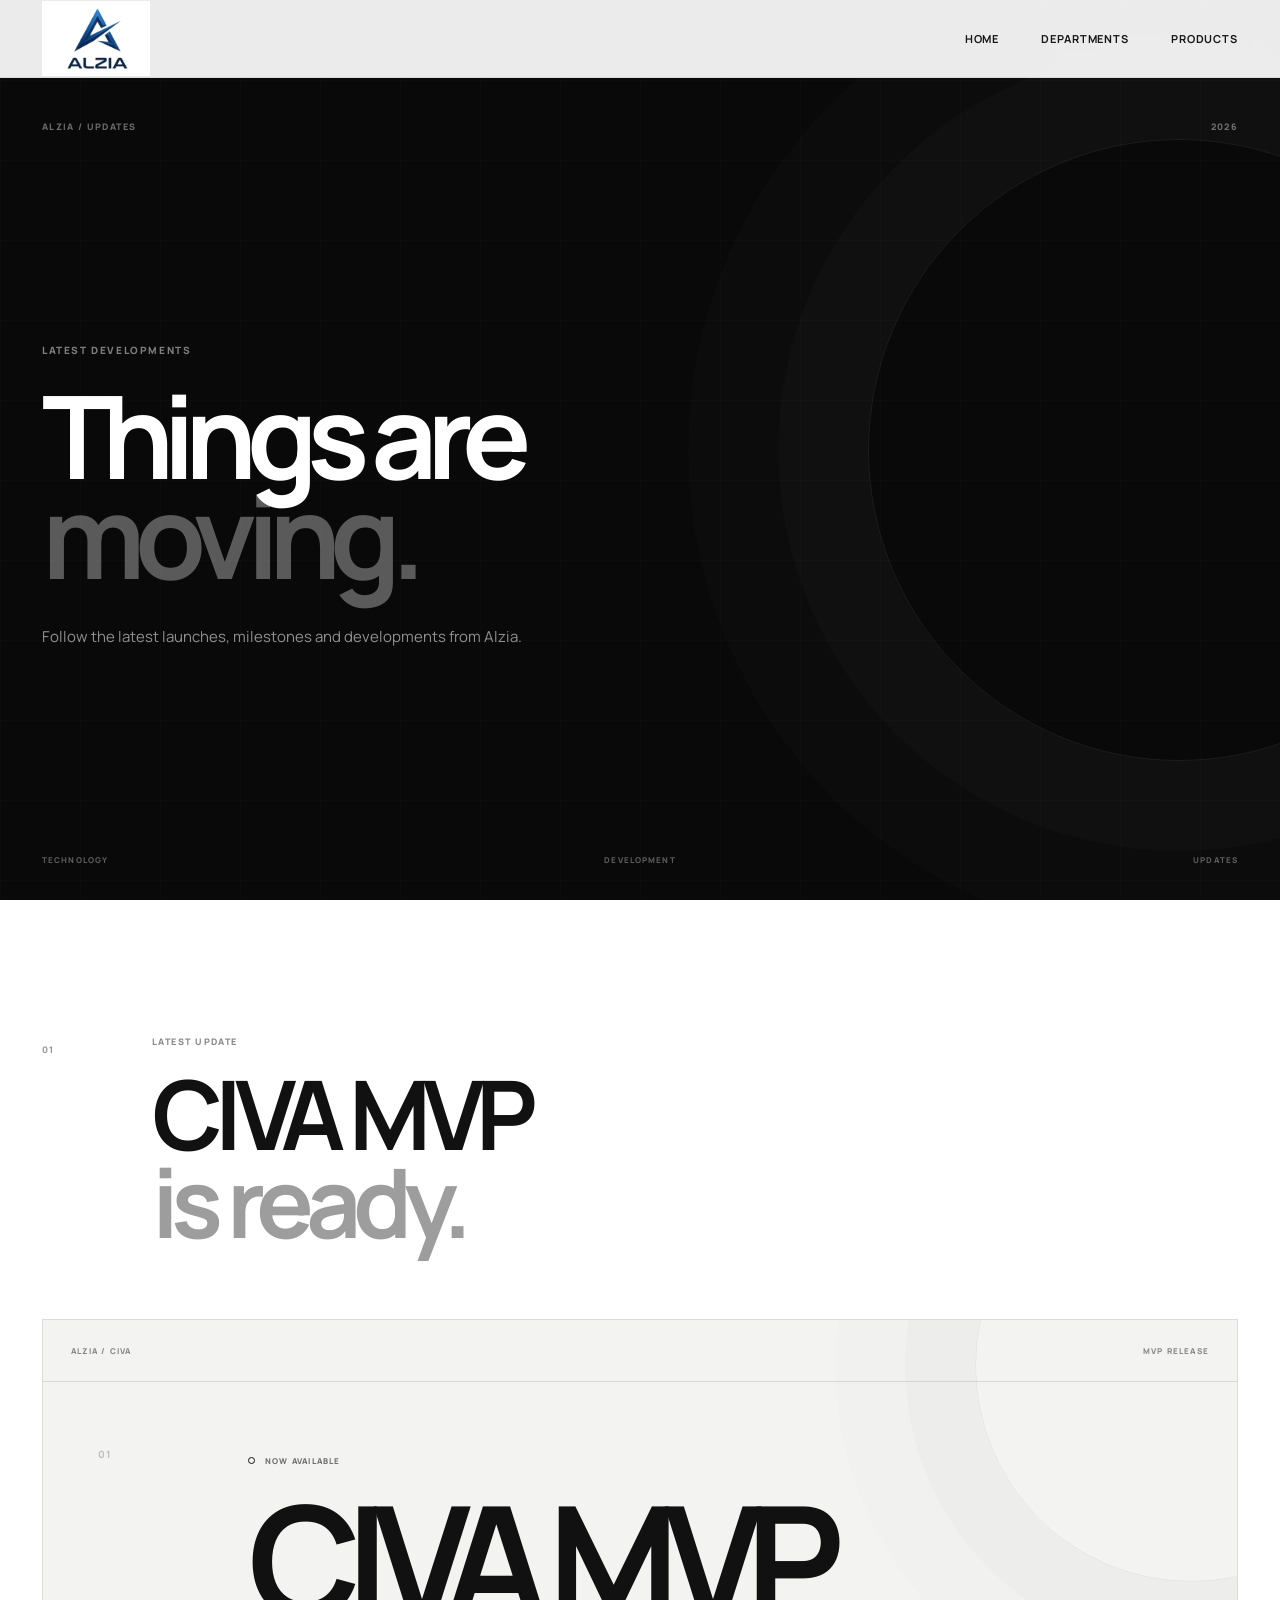
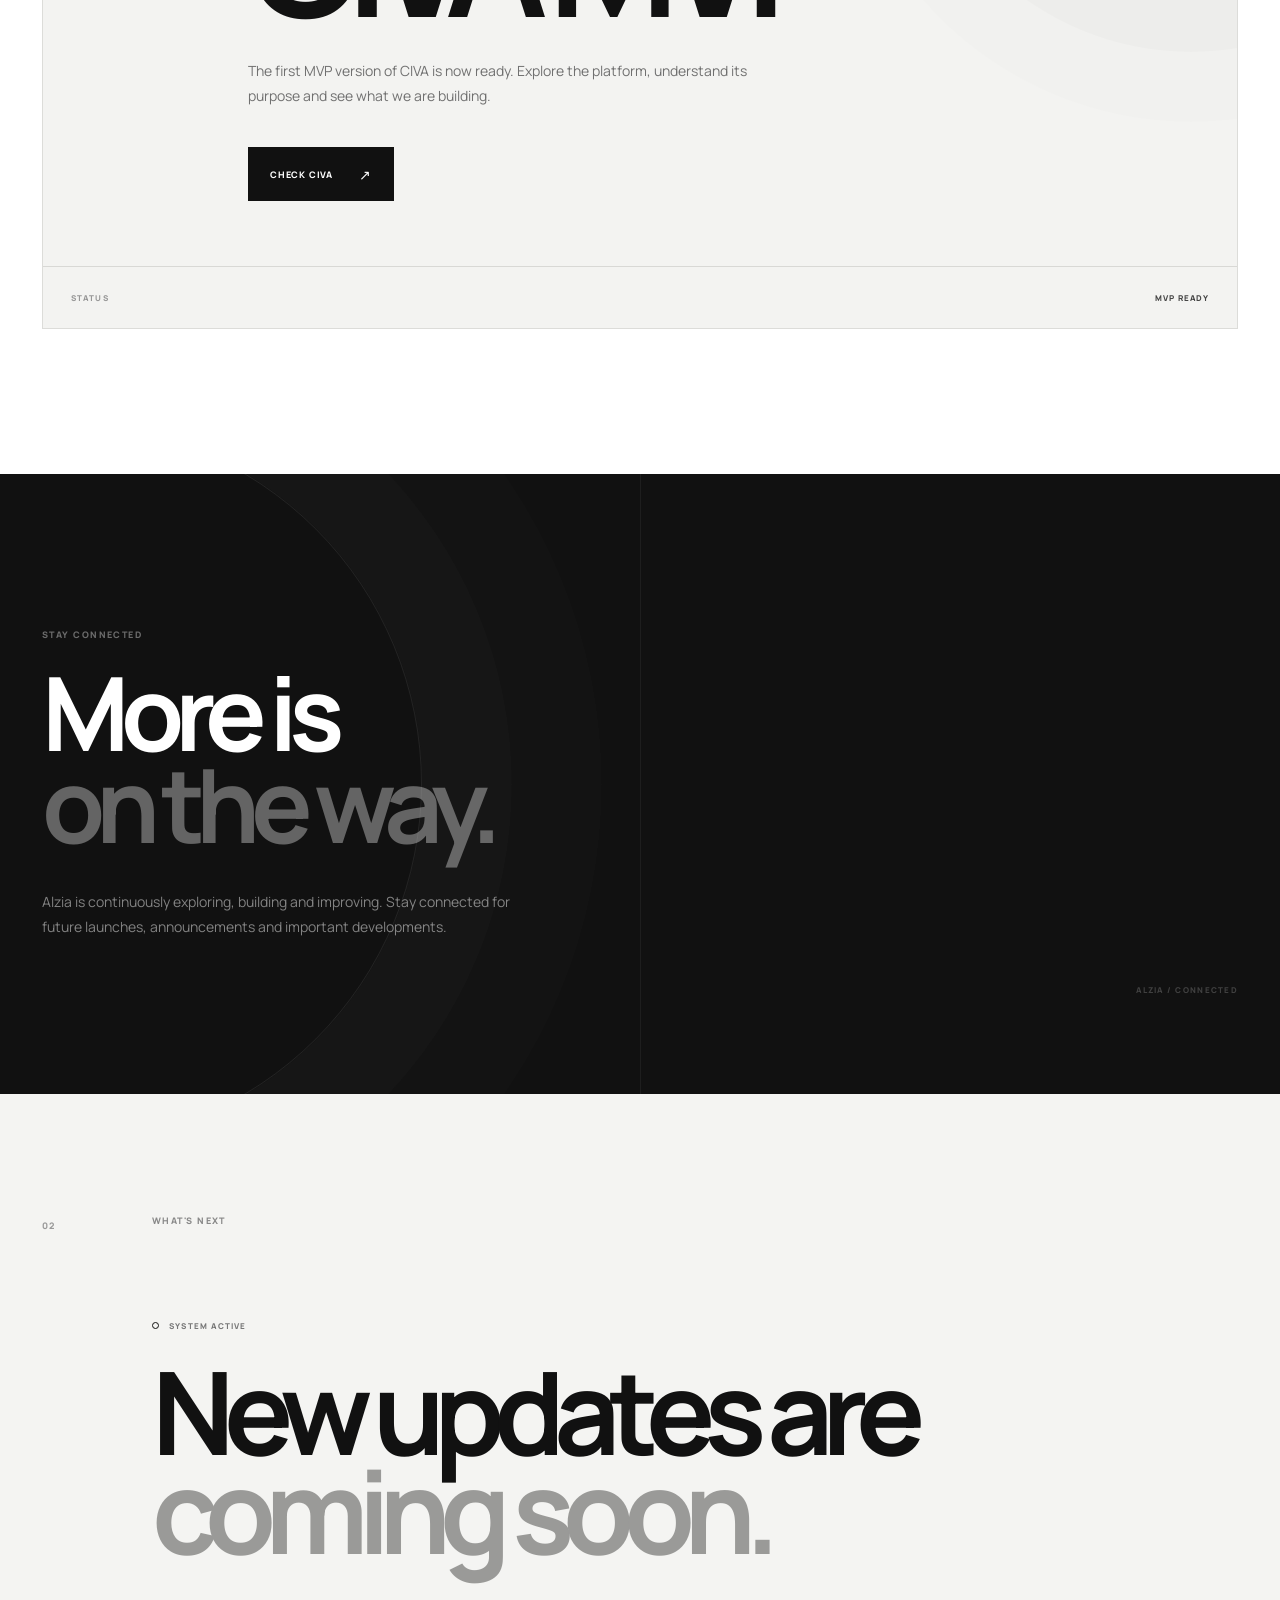
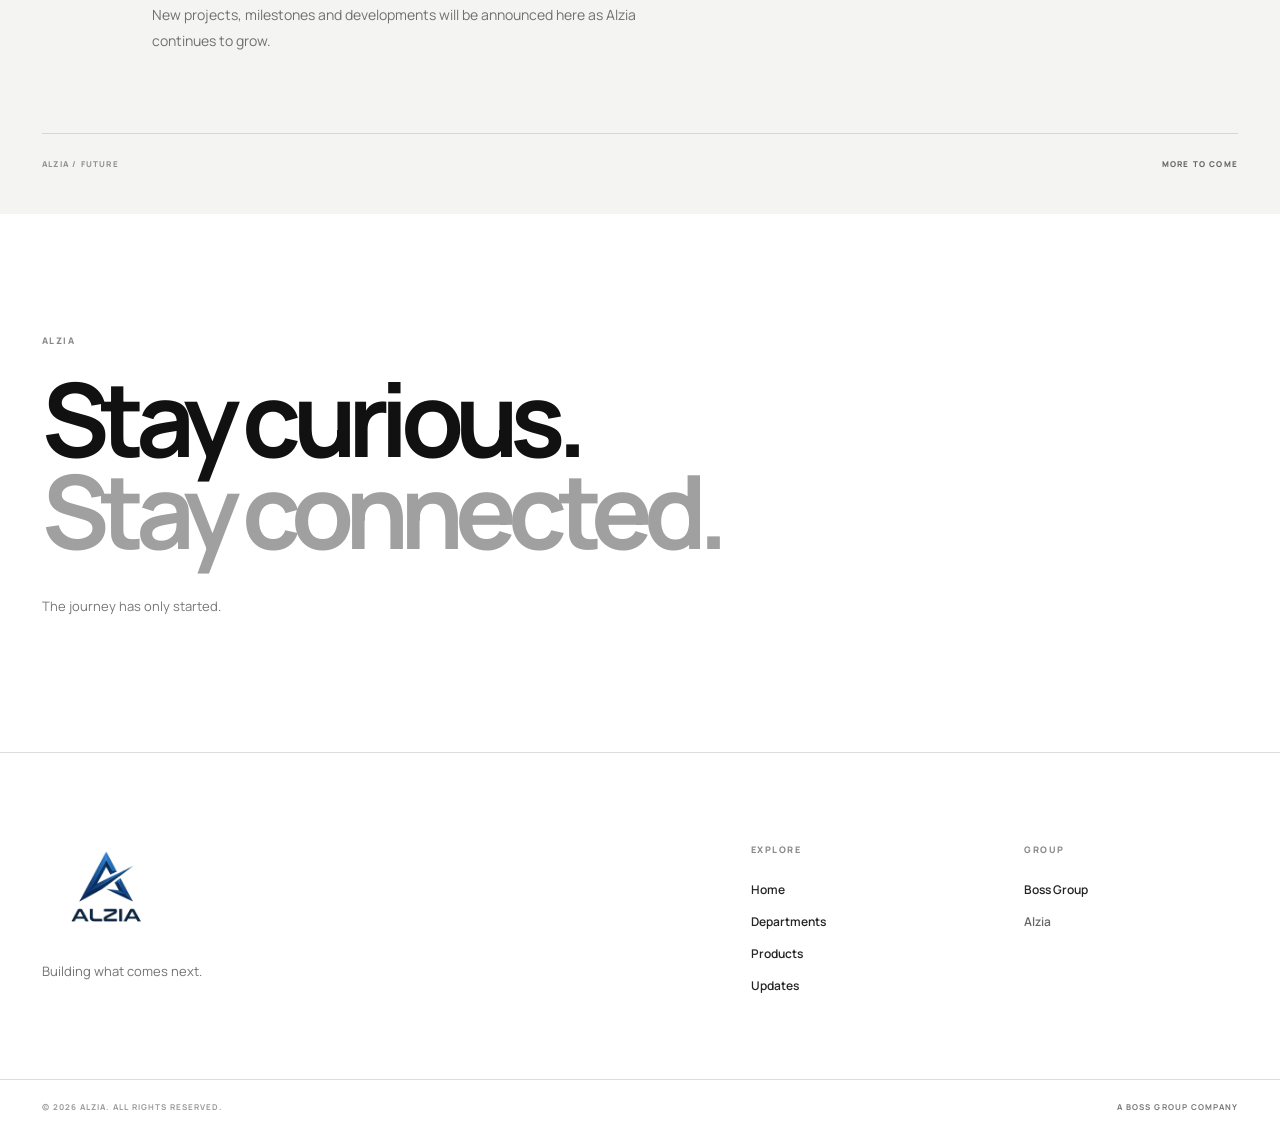
<file: updates.html>
<!DOCTYPE html>
<html lang="en">

<head>
  <meta charset="UTF-8">
  <meta name="viewport" content="width=device-width, initial-scale=1.0">

  <meta name="description" content="Latest updates, launches and developments from Alzia.">

  <meta name="theme-color" content="#ffffff">

  <title>Alzia — Updates</title>

  <link rel="stylesheet" href="updates.css">
</head>

<body>

  <header class="navbar">

    <a href="about.html" class="navbar-brand" aria-label="Alzia Home">

      <img src="alzia.png" alt="Alzia">

    </a>


    <nav class="navbar-navigation">

      <a href="about.html">
        Home 
      </a>
      <a href="departments.html">
        Departments
      </a>

      <a href="products.html">
        Products
      </a>


    </nav>


    <button class="navbar-toggle" type="button" aria-label="Open navigation" aria-expanded="false">

      <span></span>
      <span></span>

    </button>

  </header>


  <div class="mobile-navigation">

    <a href="departments.html">
      Departments
    </a>

    <a href="products.html">
      Products
    </a>

    <a href="updates.html" class="active">
      Updates
    </a>

  </div>


  <main>

    <section class="updates-hero">

      <div class="updates-hero-grid"></div>

      <div class="updates-hero-inner">

        <div class="updates-hero-top">

          <span>
            ALZIA / UPDATES
          </span>

          <span>
            2026
          </span>

        </div>


        <div class="updates-hero-content">

          <span class="updates-hero-label">
            LATEST DEVELOPMENTS
          </span>

          <h1>
            Things are
            <span>moving.</span>
          </h1>

          <p>
            Follow the latest launches,
            milestones and developments
            from Alzia.
          </p>

        </div>


        <div class="updates-hero-bottom">

          <span>
            TECHNOLOGY
          </span>

          <span>
            DEVELOPMENT
          </span>

          <span>
            UPDATES
          </span>

        </div>

      </div>

    </section>


    <section class="latest-update">

      <div class="section-intro">

        <span class="section-index">
          01
        </span>

        <div>

          <span class="section-label">
            LATEST UPDATE
          </span>

          <h2>
            CIVA MVP
            <span>is ready.</span>
          </h2>

        </div>

      </div>


      <article class="update-card">

        <div class="update-card-header">

          <span>
            ALZIA / CIVA
          </span>

          <span>
            MVP RELEASE
          </span>

        </div>


        <div class="update-card-content">

          <div class="update-card-number">
            01
          </div>


          <div class="update-card-main">

            <span class="update-status">
              <span></span>
              NOW AVAILABLE
            </span>

            <h3>
              CIVA MVP
            </h3>

            <p>
              The first MVP version of CIVA
              is now ready. Explore the platform,
              understand its purpose and see
              what we are building.
            </p>


            <a href="https://abhiraj2013.github.io/civa/" target="_blank" class="update-button">

              <span>
                Check CIVA
              </span>

              <strong>
                ↗
              </strong>

            </a>

          </div>

        </div>


        <div class="update-card-footer">

          <span>
            STATUS
          </span>

          <strong>
            MVP READY
          </strong>

        </div>

      </article>

    </section>


    <section class="connected-section">

      <div class="connected-inner">

        <span class="section-label">
          STAY CONNECTED
        </span>

        <h2>
          More is
          <span>on the way.</span>
        </h2>

        <p>
          Alzia is continuously exploring,
          building and improving. Stay connected
          for future launches, announcements
          and important developments.
        </p>

      </div>

    </section>
    <section class="coming-updates">

      <div class="coming-updates-inner">

        <div class="coming-updates-top">

          <span class="section-index">
            02
          </span>

          <span class="section-label">
            WHAT'S NEXT
          </span>

        </div>


        <div class="coming-updates-content">

          <span class="coming-indicator">
            <span></span>
            SYSTEM ACTIVE
          </span>

          <h2>
            New updates are
            <span>coming soon.</span>
          </h2>

          <p>
            New projects, milestones and
            developments will be announced
            here as Alzia continues to grow.
          </p>

        </div>


        <div class="coming-updates-line">

          <span>
            ALZIA / FUTURE
          </span>

          <span>
            MORE TO COME
          </span>

        </div>

      </div>

    </section>


    <section class="updates-closing">

      <div class="updates-closing-inner">

        <span class="section-label">
          ALZIA
        </span>

        <h2>
          Stay curious.
          <span>Stay connected.</span>
        </h2>

        <p>
          The journey has only started.
        </p>

      </div>

    </section>

  </main>


  <footer class="footer">

    <div class="footer-main">

      <div class="footer-brand">

        <a href="about.html" class="footer-logo-link" aria-label="Alzia Home">

          <img src="alzia.png" alt="Alzia">

        </a>

        <p>
          Building what comes next.
        </p>

      </div>


      <div class="footer-columns">

        <div class="footer-column">

          <span>
            EXPLORE
          </span>

          <a href="about.html">
            Home
          </a>

          <a href="departments.html">
            Departments
          </a>

          <a href="products.html">
            Products
          </a>

          <a href="updates.html">
            Updates
          </a>

        </div>


        <div class="footer-column">

          <span>
            GROUP
          </span>

          <a href="https://abhiraj2013.github.io/boss-group/" target="_blank" rel="noopener noreferrer">

            Boss Group

          </a>

          <p>
            Alzia
          </p>

        </div>

      </div>

    </div>


    <div class="footer-bottom">

      <span>
        © 2026 Alzia. All rights reserved.
      </span>

      <span>
        A BOSS GROUP COMPANY
      </span>

    </div>

  </footer>


  <script src="updates.js"></script>

</body>

</html>
</file>
<file: about.css>
@import url('https://fonts.googleapis.com/css2?family=DM+Sans:wght@400;500;600;700&family=Manrope:wght@400;500;600;700;800&display=swap');

:root {
    --white: #ffffff;
    --black: #0a0a0a;
    --dark: #111111;
    --gray: #666666;
    --light-gray: #eeeeee;
    --border: #dedede;
    --soft: #f6f6f6;
    --max-width: 1440px;
    --nav-height: 82px;
    --ease: cubic-bezier(0.22, 1, 0.36, 1);
}

* {
    margin: 0;
    padding: 0;
    box-sizing: border-box;
}

html {
    scroll-behavior: smooth;
    scroll-padding-top: 100px;
}

body {
    width: 100%;
    min-height: 100vh;
    background: var(--white);
    color: var(--black);
    font-family: "DM Sans", sans-serif;
    overflow-x: hidden;
    -webkit-font-smoothing: antialiased;
    text-rendering: optimizeLegibility;
}

body,
button,
a {
    -webkit-tap-highlight-color: transparent;
}

button,
a {
    font: inherit;
}

button {
    border: 0;
    background: transparent;
}

a {
    color: inherit;
    text-decoration: none;
}

img,
video {
    display: block;
    max-width: 100%;
}

img {
    height: auto;
}

::selection {
    background: var(--black);
    color: var(--white);
}

::-webkit-scrollbar {
    width: 8px;
}

::-webkit-scrollbar-track {
    background: var(--white);
}

::-webkit-scrollbar-thumb {
    background: var(--black);
}

.navbar {
    position: fixed;
    top: 0;
    left: 0;
    z-index: 1000;

    width: 100%;
    height: var(--nav-height);

    display: flex;
    align-items: center;
    justify-content: space-between;

    padding: 0 42px;

    background: rgba(255, 255, 255, 0.88);
    border-bottom: 1px solid rgba(0, 0, 0, 0.08);

    backdrop-filter: blur(18px);
    -webkit-backdrop-filter: blur(18px);

    transition:
        background 0.4s var(--ease),
        border-color 0.4s var(--ease),
        box-shadow 0.4s var(--ease);
}

.navbar-brand {
    width: 118px;
    display: flex;
    align-items: center;
}

.navbar-brand img {
    width: 100%;
    height: auto;
    object-fit: contain;
}

.navbar-navigation {
    display: flex;
    align-items: center;
    gap: 42px;
}

.navbar-navigation a {
    position: relative;

    color: var(--black);

    font-family: "Manrope", sans-serif;
    font-size: 12px;
    font-weight: 700;
    letter-spacing: 0.12em;
    text-transform: uppercase;

    transition: opacity 0.3s ease;
}

.navbar-navigation a::after {
    content: "";

    position: absolute;
    left: 0;
    bottom: -8px;

    width: 0;
    height: 1px;

    background: var(--black);

    transition: width 0.4s var(--ease);
}

.navbar-navigation a:hover {
    opacity: 0.65;
}

.navbar-navigation a:hover::after {
    width: 100%;
}

.navbar-toggle {
    display: none;

    width: 44px;
    height: 44px;

    align-items: center;
    justify-content: center;
    flex-direction: column;
    gap: 6px;

    cursor: pointer;
}

.navbar-toggle span {
    width: 22px;
    height: 1.5px;
    background: var(--black);

    transition:
        transform 0.35s var(--ease),
        opacity 0.25s ease;
}

.mobile-navigation {
    position: fixed;
    top: var(--nav-height);
    left: 0;
    z-index: 999;

    width: 100%;

    display: none;
    flex-direction: column;

    padding: 18px 24px 28px;

    background: rgba(255, 255, 255, 0.96);
    border-bottom: 1px solid var(--border);

    backdrop-filter: blur(20px);
    -webkit-backdrop-filter: blur(20px);
}

.mobile-navigation a {
    padding: 18px 0;

    border-bottom: 1px solid var(--border);

    font-family: "Manrope", sans-serif;
    font-size: 14px;
    font-weight: 700;
    letter-spacing: 0.08em;
    text-transform: uppercase;
}

.mobile-navigation a:last-child {
    border-bottom: 0;
}

main {
    width: 100%;
}

section {
    width: 100%;
}

.section-intro {
    max-width: var(--max-width);
    margin: 0 auto;

    padding: 0 42px;

    display: grid;
    grid-template-columns: 80px 1fr;
    gap: 42px;
}

.section-index {
    padding-top: 8px;

    color: #999999;

    font-family: "Manrope", sans-serif;
    font-size: 11px;
    font-weight: 700;
    letter-spacing: 0.14em;
}

.section-label {
    display: inline-block;

    color: #777777;

    font-family: "Manrope", sans-serif;
    font-size: 11px;
    font-weight: 800;
    letter-spacing: 0.16em;
    line-height: 1.4;
    text-transform: uppercase;
}

@media (max-width: 900px) {

    :root {
        --nav-height: 72px;
    }

    .navbar {
        height: var(--nav-height);
        padding: 0 24px;
    }

    .navbar-brand {
        width: 100px;
    }

    .navbar-navigation {
        display: none;
    }

    .navbar-toggle {
        display: flex;
    }

    .mobile-navigation {
        display: flex;
        opacity: 0;
        visibility: hidden;
        transform: translateY(-12px);

        transition:
            opacity 0.35s var(--ease),
            visibility 0.35s ease,
            transform 0.35s var(--ease);
    }

    .mobile-navigation.active {
        opacity: 1;
        visibility: visible;
        transform: translateY(0);
    }

    .section-intro {
        grid-template-columns: 48px 1fr;
        gap: 24px;
        padding: 0 24px;
    }
}

@media (max-width: 560px) {

    .navbar {
        padding: 0 18px;
    }

    .navbar-brand {
        width: 92px;
    }

    .section-intro {
        grid-template-columns: 1fr;
        gap: 14px;
        padding: 0 18px;
    }

    .section-index {
        padding-top: 0;
    }
}
.hero {
    position: relative;

    width: 100%;
    min-height: 100svh;

    display: flex;
    align-items: center;

    overflow: hidden;

    background: var(--black);
    color: var(--white);
}

.hero-video {
    position: absolute;
    inset: 0;

    width: 100%;
    height: 100%;

    object-fit: cover;
    object-position: center;

    opacity: 0.72;

    filter: contrast(1.08) saturate(0.82);

    transform: scale(1.015);

    pointer-events: none;
}

.hero-shade {
    position: absolute;
    inset: 0;

    background:
        linear-gradient(
            90deg,
            rgba(0, 0, 0, 0.88) 0%,
            rgba(0, 0, 0, 0.62) 38%,
            rgba(0, 0, 0, 0.2) 72%,
            rgba(0, 0, 0, 0.42) 100%
        );

    pointer-events: none;
}

.hero-shade::after {
    content: "";

    position: absolute;
    inset: 0;

    background:
        linear-gradient(
            0deg,
            rgba(0, 0, 0, 0.7) 0%,
            transparent 32%,
            transparent 72%,
            rgba(0, 0, 0, 0.25) 100%
        );
}

.hero-content {
    position: relative;
    z-index: 2;

    width: min(100%, var(--max-width));

    margin: 0 auto;

    padding: 150px 42px 120px;
}

.hero-topline {
    display: flex;
    align-items: center;
    gap: 11px;

    margin-bottom: 32px;

    color: rgba(255, 255, 255, 0.72);

    font-family: "Manrope", sans-serif;
    font-size: 10px;
    font-weight: 700;
    letter-spacing: 0.2em;
}

.hero-dot {
    width: 7px;
    height: 7px;

    border-radius: 50%;

    background: #ffffff;

    box-shadow:
        0 0 0 5px rgba(255, 255, 255, 0.08),
        0 0 18px rgba(255, 255, 255, 0.55);

    animation: heroPulse 2s ease-in-out infinite;
}

@keyframes heroPulse {
    0%,
    100% {
        opacity: 0.55;
        transform: scale(0.9);
    }

    50% {
        opacity: 1;
        transform: scale(1);
    }
}

.hero h1 {
    max-width: 920px;

    margin: 0;

    font-family: "Manrope", sans-serif;
    font-size: clamp(58px, 8vw, 132px);
    font-weight: 800;
    letter-spacing: -0.065em;
    line-height: 0.91;

    text-wrap: balance;
}

.hero h1 span {
    display: block;

    color: rgba(255, 255, 255, 0.46);

    font-weight: 500;

    transition:
        color 0.5s ease,
        transform 0.5s var(--ease);
}

.hero h1:hover span {
    color: rgba(255, 255, 255, 0.9);
    transform: translateX(10px);
}

.hero-content > p {
    max-width: 560px;

    margin-top: 34px;

    color: rgba(255, 255, 255, 0.7);

    font-size: 16px;
    font-weight: 400;
    line-height: 1.75;
}

.hero-actions {
    display: flex;
    align-items: center;
    gap: 28px;

    margin-top: 42px;
}

.primary-button {
    min-width: 172px;

    display: inline-flex;
    align-items: center;
    justify-content: space-between;
    gap: 26px;

    padding: 15px 18px;

    background: var(--white);
    color: var(--black);

    border: 1px solid var(--white);

    font-family: "Manrope", sans-serif;
    font-size: 11px;
    font-weight: 800;
    letter-spacing: 0.1em;
    text-transform: uppercase;

    transition:
        background 0.4s var(--ease),
        color 0.4s var(--ease),
        transform 0.4s var(--ease),
        box-shadow 0.4s var(--ease);
}

.primary-button span:last-child {
    font-size: 16px;

    transition:
        transform 0.4s var(--ease);
}

.primary-button:hover {
    background: transparent;
    color: var(--white);

    transform: translateY(-3px);

    box-shadow:
        0 15px 40px rgba(0, 0, 0, 0.25);
}

.primary-button:hover span:last-child {
    transform: translate(4px, -4px);
}

.hero-location {
    color: rgba(255, 255, 255, 0.48);

    font-family: "Manrope", sans-serif;
    font-size: 9px;
    font-weight: 700;
    letter-spacing: 0.17em;
}

.hero-bottom {
    position: absolute;
    z-index: 3;

    left: 0;
    right: 0;
    bottom: 0;

    width: min(100%, var(--max-width));

    margin: 0 auto;

    padding: 22px 42px;

    display: flex;
    align-items: center;
    justify-content: space-between;

    border-top: 1px solid rgba(255, 255, 255, 0.18);

    color: rgba(255, 255, 255, 0.52);

    font-family: "Manrope", sans-serif;
    font-size: 9px;
    font-weight: 700;
    letter-spacing: 0.16em;
}

.hero-bottom span:last-child {
    display: flex;
    align-items: center;
    gap: 12px;
}

.hero-bottom span:last-child::after {
    content: "";

    width: 30px;
    height: 1px;

    background: rgba(255, 255, 255, 0.45);
}

@media (max-width: 900px) {

    .hero {
        min-height: 100svh;
    }

    .hero-content {
        padding: 130px 24px 130px;
    }

    .hero h1 {
        font-size: clamp(54px, 11vw, 92px);
    }

    .hero-content > p {
        max-width: 500px;
        font-size: 15px;
    }

    .hero-bottom {
        padding: 20px 24px;
    }

    .hero-location {
        display: none;
    }

    .hero-shade {
        background:
            linear-gradient(
                90deg,
                rgba(0, 0, 0, 0.82),
                rgba(0, 0, 0, 0.3)
            );
    }
}

@media (max-width: 560px) {

    .hero-video {
        object-position: center;
        opacity: 0.58;
    }

    .hero-content {
        padding: 120px 18px 120px;
    }

    .hero-topline {
        margin-bottom: 25px;

        font-size: 8px;
        letter-spacing: 0.16em;
    }

    .hero-dot {
        width: 6px;
        height: 6px;
    }

    .hero h1 {
        max-width: 390px;

        font-size: clamp(48px, 15vw, 72px);
        letter-spacing: -0.07em;
        line-height: 0.94;
    }

    .hero-content > p {
        margin-top: 25px;

        max-width: 360px;

        font-size: 14px;
        line-height: 1.7;
    }

    .hero-actions {
        align-items: flex-start;
        flex-direction: column;
        gap: 20px;

        margin-top: 32px;
    }

    .primary-button {
        width: 100%;
        max-width: 210px;
    }

    .hero-bottom {
        padding: 17px 18px;

        font-size: 7px;
        letter-spacing: 0.12em;
    }

    .hero-bottom span:nth-child(2) {
        display: none;
    }

    .hero-bottom span:last-child::after {
        width: 20px;
    }
}

@media (prefers-reduced-motion: reduce) {

    html {
        scroll-behavior: auto;
    }

    .hero-dot {
        animation: none;
    }

    .hero h1 span,
    .primary-button,
    .primary-button span:last-child {
        transition: none;
    }
}
.about-section {
    position: relative;

    padding: 150px 0 120px;

    background: var(--white);
}

.about-section::before {
    content: "";

    position: absolute;
    top: 0;
    left: 42px;
    right: 42px;

    height: 1px;

    background: var(--border);
}

.about-layout {
    max-width: var(--max-width);

    margin: 100px auto 0;

    padding: 0 42px;

    display: grid;
    grid-template-columns: minmax(0, 1.15fr) minmax(280px, 0.85fr);
    gap: 100px;
}

.about-statement p {
    max-width: 780px;

    font-family: "Manrope", sans-serif;
    font-size: clamp(36px, 4.4vw, 68px);
    font-weight: 600;
    letter-spacing: -0.055em;
    line-height: 1.02;
}

.about-description {
    padding-top: 8px;
}

.about-description p {
    max-width: 470px;

    margin-bottom: 28px;

    color: var(--gray);

    font-size: 15px;
    line-height: 1.8;
}

.about-description p:last-child {
    margin-bottom: 0;
}

.about-description strong {
    color: var(--black);
    font-weight: 700;
}

.group-identity {
    max-width: var(--max-width);

    margin: 110px auto 0;

    padding: 32px 42px;

    display: grid;
    grid-template-columns: 170px 1fr 40px;
    align-items: center;
    gap: 45px;

    background: var(--soft);
    border: 1px solid var(--border);

    transition:
        transform 0.5s var(--ease),
        border-color 0.5s ease,
        background 0.5s ease;
}

.group-identity:hover {
    transform: translateY(-5px);

    background: #f1f1f1;
    border-color: #c9c9c9;
}

.group-logo {
    width: 150px;

    display: flex;
    align-items: center;
}

.group-logo img {
    width: 100%;
    max-height: 48px;

    object-fit: contain;
    object-position: left center;
}

.group-information span {
    display: block;

    margin-bottom: 9px;

    color: #888888;

    font-family: "Manrope", sans-serif;
    font-size: 9px;
    font-weight: 800;
    letter-spacing: 0.17em;
}

.group-information h3 {
    margin-bottom: 6px;

    font-family: "Manrope", sans-serif;
    font-size: 24px;
    font-weight: 800;
    letter-spacing: -0.04em;
}

.group-information p {
    color: var(--gray);

    font-size: 13px;
    line-height: 1.6;
}

.group-symbol {
    width: 38px;
    height: 38px;

    display: flex;
    align-items: center;
    justify-content: center;

    border: 1px solid #cfcfcf;

    font-size: 15px;

    transition:
        background 0.4s var(--ease),
        color 0.4s var(--ease),
        transform 0.4s var(--ease);
}

.group-identity:hover .group-symbol {
    background: var(--black);
    color: var(--white);

    transform: translate(3px, -3px);
}

.departments-preview {
    position: relative;

    padding: 150px 0 130px;

    background: #f7f7f7;

    border-top: 1px solid var(--border);
    border-bottom: 1px solid var(--border);
}

.department-preview-list {
    max-width: var(--max-width);

    margin: 95px auto 0;

    padding: 0 42px;
}

.department-preview {
    min-height: 125px;

    display: grid;
    grid-template-columns: 90px 1fr 50px;
    align-items: center;
    gap: 30px;

    border-top: 1px solid #d4d4d4;

    transition:
        padding 0.5s var(--ease),
        background 0.5s ease,
        border-color 0.5s ease;
}

.department-preview:last-child {
    border-bottom: 1px solid #d4d4d4;
}

.department-preview > span {
    color: #999999;

    font-family: "Manrope", sans-serif;
    font-size: 10px;
    font-weight: 700;
    letter-spacing: 0.1em;
}

.department-preview > div {
    display: flex;
    align-items: baseline;
    gap: 22px;
}

.department-preview h3 {
    margin: 0;

    font-family: "Manrope", sans-serif;
    font-size: clamp(25px, 3vw, 42px);
    font-weight: 700;
    letter-spacing: -0.05em;

    transition:
        transform 0.45s var(--ease);
}

.department-preview p {
    color: #777777;

    font-size: 12px;
    line-height: 1.5;
}

.department-preview strong {
    width: 38px;
    height: 38px;

    display: flex;
    align-items: center;
    justify-content: center;

    border: 1px solid #cccccc;

    font-size: 15px;
    font-weight: 500;

    transition:
        background 0.45s var(--ease),
        color 0.45s var(--ease),
        transform 0.45s var(--ease);
}

.department-preview:hover {
    padding-left: 20px;
    padding-right: 20px;

    background: var(--white);

    border-color: #bbbbbb;
}

.department-preview:hover h3 {
    transform: translateX(8px);
}

.department-preview:hover strong {
    background: var(--black);
    color: var(--white);

    transform: translate(4px, -4px);
}

.section-link {
    max-width: var(--max-width);

    margin: 45px auto 0;

    padding: 0 42px;

    display: flex;
    align-items: center;
    justify-content: space-between;

    color: var(--black);

    font-family: "Manrope", sans-serif;
    font-size: 11px;
    font-weight: 800;
    letter-spacing: 0.12em;
    text-transform: uppercase;
}

.section-link span:last-child {
    width: 34px;
    height: 34px;

    display: flex;
    align-items: center;
    justify-content: center;

    border: 1px solid #cfcfcf;

    transition:
        background 0.4s var(--ease),
        color 0.4s var(--ease),
        transform 0.4s var(--ease);
}

.section-link:hover span:last-child {
    background: var(--black);
    color: var(--white);

    transform: translate(4px, -4px);
}

@media (max-width: 1000px) {

    .about-layout {
        gap: 55px;
    }

    .group-identity {
        grid-template-columns: 140px 1fr 40px;
        gap: 30px;
    }

    .department-preview > div {
        flex-direction: column;
        align-items: flex-start;
        gap: 7px;
    }
}

@media (max-width: 800px) {

    .about-section,
    .departments-preview {
        padding: 110px 0;
    }

    .about-layout {
        grid-template-columns: 1fr;
        gap: 45px;

        margin-top: 70px;
    }

    .about-statement p {
        max-width: 700px;
    }

    .about-description {
        padding-top: 0;
    }

    .about-description p {
        max-width: 620px;
    }

    .group-identity {
        margin-top: 75px;

        grid-template-columns: 130px 1fr 40px;

        padding: 28px 24px;
    }

    .department-preview-list {
        margin-top: 65px;
    }

    .department-preview {
        min-height: 110px;
    }
}

@media (max-width: 560px) {

    .about-section,
    .departments-preview {
        padding: 90px 0;
    }

    .about-section::before {
        left: 18px;
        right: 18px;
    }

    .about-layout {
        margin-top: 55px;
        padding: 0 18px;
    }

    .about-statement p {
        font-size: 38px;
        line-height: 1.02;
    }

    .about-description p {
        font-size: 14px;
        line-height: 1.75;
    }

    .group-identity {
        margin: 60px 18px 0;

        grid-template-columns: 1fr auto;
        gap: 22px;

        padding: 24px 20px;
    }

    .group-logo {
        width: 125px;
    }

    .group-information {
        grid-column: 1 / -1;
        grid-row: 2;
    }

    .group-symbol {
        grid-column: 2;
        grid-row: 1;
    }

    .department-preview-list {
        margin-top: 55px;
        padding: 0 18px;
    }

    .department-preview {
        min-height: 100px;

        grid-template-columns: 34px 1fr 34px;

        gap: 15px;
    }

    .department-preview > div {
        gap: 5px;
    }

    .department-preview h3 {
        font-size: 27px;
    }

    .department-preview p {
        max-width: 190px;

        font-size: 10px;
    }

    .department-preview strong {
        width: 32px;
        height: 32px;
    }

    .department-preview:hover {
        padding-left: 10px;
        padding-right: 10px;
    }

    .section-link {
        margin-top: 35px;
        padding: 0 18px;

        font-size: 9px;
    }
}

@media (prefers-reduced-motion: reduce) {

    .group-identity,
    .group-symbol,
    .department-preview,
    .department-preview h3,
    .department-preview strong,
    .section-link span:last-child {
        transition: none;
    }
}
.company-section {
    position: relative;

    padding: 150px 0 140px;

    background: var(--white);
}

.company-layout {
    max-width: var(--max-width);

    margin: 95px auto 0;

    padding: 0 42px;

    display: grid;
    grid-template-columns: minmax(300px, 0.8fr) minmax(420px, 1.2fr);
    gap: 100px;
    align-items: stretch;
}

.company-portrait {
    position: relative;

    min-height: 560px;

    overflow: hidden;

    background: #ededed;
}

.company-portrait::after {
    content: "";

    position: absolute;
    inset: 0;

    background:
        linear-gradient(
            180deg,
            transparent 45%,
            rgba(0, 0, 0, 0.6) 100%
        );

    pointer-events: none;
}

.company-portrait img {
    width: 100%;
    height: 100%;

    object-fit: cover;
    object-position: center;

    filter: grayscale(100%) contrast(1.04);

    transition:
        transform 0.9s var(--ease),
        filter 0.7s ease;
}

.company-portrait:hover img {
    transform: scale(1.04);
    filter: grayscale(0%) contrast(1.02);
}

.portrait-label {
    position: absolute;
    z-index: 2;

    left: 26px;
    right: 26px;
    bottom: 24px;

    display: flex;
    align-items: flex-end;
    justify-content: space-between;
}

.portrait-label span {
    color: rgba(255, 255, 255, 0.65);

    font-family: "Manrope", sans-serif;
    font-size: 9px;
    font-weight: 800;
    letter-spacing: 0.16em;
}

.portrait-label strong {
    color: var(--white);

    font-family: "Manrope", sans-serif;
    font-size: 18px;
    font-weight: 800;
    letter-spacing: -0.03em;
}

.company-details {
    border-top: 1px solid var(--border);
}

.company-detail {
    min-height: 83px;

    display: grid;
    grid-template-columns: 1fr 1fr;
    align-items: center;

    gap: 30px;

    border-bottom: 1px solid var(--border);
}

.company-detail span {
    color: #777777;

    font-family: "Manrope", sans-serif;
    font-size: 10px;
    font-weight: 700;
    letter-spacing: 0.1em;
    text-transform: uppercase;
}

.company-detail strong {
    color: var(--black);

    font-family: "Manrope", sans-serif;
    font-size: 13px;
    font-weight: 700;
    line-height: 1.5;
    text-align: right;
}

.locked-information {
    color: #999999 !important;

    letter-spacing: 0.08em;
    font-size: 10px !important;
}

.products-preview {
    position: relative;

    min-height: 760px;

    display: flex;
    align-items: center;
    justify-content: center;

    overflow: hidden;

    background: #050505;
    color: var(--white);
}

.products-preview::before {
    content: "";

    position: absolute;
    inset: 0;

    background:
        radial-gradient(
            circle at 50% 45%,
            rgba(255, 255, 255, 0.09),
            transparent 30%
        ),
        linear-gradient(
            135deg,
            #050505 0%,
            #111111 48%,
            #030303 100%
        );
}

.products-preview::after {
    content: "";

    position: absolute;
    inset: 0;

    background-image:
        linear-gradient(
            rgba(255, 255, 255, 0.035) 1px,
            transparent 1px
        ),
        linear-gradient(
            90deg,
            rgba(255, 255, 255, 0.035) 1px,
            transparent 1px
        );

    background-size: 70px 70px;

    mask-image: linear-gradient(
        to bottom,
        transparent,
        black 25%,
        black 75%,
        transparent
    );

    pointer-events: none;
}

.products-noise {
    position: absolute;
    inset: -50%;

    opacity: 0.08;

    background-image:
        url("data:image/svg+xml,%3Csvg viewBox='0 0 180 180' xmlns='http://www.w3.org/2000/svg'%3E%3Cfilter id='n'%3E%3CfeTurbulence type='fractalNoise' baseFrequency='.9' numOctaves='3' stitchTiles='stitch'/%3E%3C/filter%3E%3Crect width='100%25' height='100%25' filter='url(%23n)' opacity='.7'/%3E%3C/svg%3E");

    pointer-events: none;
}

.products-inner {
    position: relative;
    z-index: 2;

    width: min(100%, var(--max-width));

    padding: 120px 42px;
}

.products-header {
    display: flex;
    align-items: center;
    gap: 30px;
}

.products-header .section-index {
    color: rgba(255, 255, 255, 0.4);
}

.products-header .section-label {
    color: rgba(255, 255, 255, 0.55);
}

.products-title {
    margin-top: 80px;

    display: flex;
    flex-direction: column;

    font-family: "Manrope", sans-serif;
    font-size: clamp(90px, 17vw, 245px);
    font-weight: 800;
    letter-spacing: -0.09em;
    line-height: 0.78;
    text-transform: uppercase;
}

.products-title span {
    color: rgba(255, 255, 255, 0.16);
}

.products-title strong {
    color: var(--white);
    font-weight: 800;
}

.products-message {
    margin-top: 75px;

    display: flex;
    align-items: center;
    gap: 14px;
}

.products-message p {
    color: rgba(255, 255, 255, 0.68);

    font-size: 14px;
    line-height: 1.6;
}

.live-indicator {
    width: 7px;
    height: 7px;

    flex: 0 0 auto;

    border-radius: 50%;

    background: #ffffff;

    box-shadow:
        0 0 0 5px rgba(255, 255, 255, 0.06),
        0 0 20px rgba(255, 255, 255, 0.55);

    animation: productPulse 2s ease-in-out infinite;
}

@keyframes productPulse {

    0%,
    100% {
        opacity: 0.35;
        transform: scale(0.8);
    }

    50% {
        opacity: 1;
        transform: scale(1);
    }
}

.products-status {
    margin-top: 55px;

    display: grid;
    grid-template-columns: repeat(3, 1fr);

    border-top: 1px solid rgba(255, 255, 255, 0.16);
    border-bottom: 1px solid rgba(255, 255, 255, 0.16);
}

.products-status > div {
    min-height: 100px;

    padding: 22px 25px;

    display: flex;
    flex-direction: column;
    justify-content: space-between;

    border-right: 1px solid rgba(255, 255, 255, 0.16);
}

.products-status > div:last-child {
    border-right: 0;
}

.products-status span {
    color: rgba(255, 255, 255, 0.38);

    font-family: "Manrope", sans-serif;
    font-size: 8px;
    font-weight: 800;
    letter-spacing: 0.16em;
}

.products-status strong {
    color: rgba(255, 255, 255, 0.9);

    font-family: "Manrope", sans-serif;
    font-size: 10px;
    font-weight: 700;
    letter-spacing: 0.08em;
}

.products-link {
    width: fit-content;

    margin-top: 38px;

    display: flex;
    align-items: center;
    gap: 18px;

    color: rgba(255, 255, 255, 0.8);

    font-family: "Manrope", sans-serif;
    font-size: 10px;
    font-weight: 800;
    letter-spacing: 0.12em;
    text-transform: uppercase;

    transition: color 0.3s ease;
}

.products-link strong {
    width: 34px;
    height: 34px;

    display: flex;
    align-items: center;
    justify-content: center;

    border: 1px solid rgba(255, 255, 255, 0.25);

    font-size: 14px;
    font-weight: 400;

    transition:
        background 0.4s var(--ease),
        color 0.4s var(--ease),
        transform 0.4s var(--ease);
}

.products-link:hover {
    color: var(--white);
}

.products-link:hover strong {
    background: var(--white);
    color: var(--black);

    transform: translate(4px, -4px);
}

@media (max-width: 1000px) {

    .company-layout {
        grid-template-columns: 1fr 1fr;
        gap: 55px;
    }

    .company-portrait {
        min-height: 500px;
    }

    .products-preview {
        min-height: 680px;
    }

    .products-title {
        margin-top: 65px;
    }
}

@media (max-width: 800px) {

    .company-section {
        padding: 110px 0;
    }

    .company-layout {
        grid-template-columns: 1fr;

        margin-top: 70px;

        padding: 0 24px;
    }

    .company-portrait {
        max-width: 600px;
        min-height: 600px;
    }

    .company-details {
        margin-top: 20px;
    }

    .products-inner {
        padding: 100px 24px;
    }

    .products-title {
        font-size: clamp(78px, 18vw, 150px);
    }

    .products-status {
        grid-template-columns: 1fr;
    }

    .products-status > div {
        min-height: 80px;

        border-right: 0;
        border-bottom: 1px solid rgba(255, 255, 255, 0.16);
    }

    .products-status > div:last-child {
        border-bottom: 0;
    }
}

@media (max-width: 560px) {

    .company-section {
        padding: 90px 0;
    }

    .company-layout {
        margin-top: 55px;
        padding: 0 18px;
    }

    .company-portrait {
        min-height: 430px;
    }

    .portrait-label {
        left: 18px;
        right: 18px;
        bottom: 18px;
    }

    .company-detail {
        min-height: 92px;

        grid-template-columns: 0.8fr 1.2fr;

        gap: 15px;
    }

    .company-detail span {
        font-size: 8px;
    }

    .company-detail strong {
        font-size: 11px;
    }

    .products-preview {
        min-height: 650px;
    }

    .products-inner {
        padding: 85px 18px;
    }

    .products-header {
        gap: 16px;
    }

    .products-title {
        margin-top: 60px;

        font-size: clamp(70px, 20vw, 105px);
        line-height: 0.82;
    }

    .products-message {
        margin-top: 55px;
    }

    .products-message p {
        max-width: 260px;
        font-size: 13px;
    }

    .products-status {
        margin-top: 42px;
    }

    .products-status > div {
        padding: 18px;
    }

    .products-link {
        margin-top: 30px;

        font-size: 8px;
    }
}

@media (prefers-reduced-motion: reduce) {

    .company-portrait img,
    .products-link strong {
        transition: none;
    }

    .live-indicator {
        animation: none;
    }
}
.vision-section {
    position: relative;

    padding: 150px 0 140px;

    background: var(--white);

    overflow: hidden;
}

.vision-statement {
    position: relative;

    max-width: var(--max-width);

    margin: 105px auto 0;

    padding: 0 42px 0 164px;
}

.vision-mark {
    position: absolute;
    left: 42px;
    top: -35px;

    color: #eeeeee;

    font-family: "Manrope", sans-serif;
    font-size: clamp(130px, 18vw, 260px);
    font-weight: 800;
    line-height: 0.7;
    letter-spacing: -0.1em;

    user-select: none;
    pointer-events: none;
}

.vision-statement p {
    position: relative;
    z-index: 1;

    max-width: 1050px;

    font-family: "Manrope", sans-serif;
    font-size: clamp(38px, 5vw, 76px);
    font-weight: 600;
    letter-spacing: -0.06em;
    line-height: 1.04;
}

.mission-section {
    position: relative;

    padding: 150px 0 140px;

    background: #f7f7f7;

    border-top: 1px solid var(--border);
    border-bottom: 1px solid var(--border);
}

.mission-grid {
    max-width: var(--max-width);

    margin: 100px auto 0;

    padding: 0 42px;

    display: grid;
    grid-template-columns: repeat(3, 1fr);

    gap: 0;

    border-top: 1px solid #d3d3d3;
    border-bottom: 1px solid #d3d3d3;
}

.mission-card {
    position: relative;

    min-height: 390px;

    padding: 32px;

    border-right: 1px solid #d3d3d3;

    display: flex;
    flex-direction: column;

    transition:
        background 0.5s var(--ease),
        transform 0.5s var(--ease);
}

.mission-card:last-child {
    border-right: 0;
}

.mission-card > span {
    color: #999999;

    font-family: "Manrope", sans-serif;
    font-size: 10px;
    font-weight: 800;
    letter-spacing: 0.13em;
}

.mission-card h3 {
    margin-top: auto;

    font-family: "Manrope", sans-serif;
    font-size: clamp(38px, 4vw, 62px);
    font-weight: 700;
    letter-spacing: -0.065em;
    line-height: 0.95;
}

.mission-card p {
    max-width: 310px;

    margin-top: 22px;

    color: #6d6d6d;

    font-size: 14px;
    line-height: 1.75;
}

.mission-card:hover {
    z-index: 2;

    background: var(--white);

    transform: translateY(-8px);
}

.updates-preview {
    position: relative;

    min-height: 590px;

    display: flex;
    align-items: center;

    background: var(--black);
    color: var(--white);

    overflow: hidden;
}

.updates-preview::before {
    content: "UPDATES";

    position: absolute;

    right: -5vw;
    bottom: -65px;

    color: rgba(255, 255, 255, 0.035);

    font-family: "Manrope", sans-serif;
    font-size: clamp(130px, 21vw, 310px);
    font-weight: 800;
    letter-spacing: -0.1em;
    line-height: 0.7;

    pointer-events: none;
}

.updates-preview::after {
    content: "";

    position: absolute;

    top: 0;
    left: 0;

    width: 100%;
    height: 1px;

    background: rgba(255, 255, 255, 0.16);
}

.updates-content {
    position: relative;
    z-index: 2;

    width: min(100%, var(--max-width));

    margin: 0 auto;

    padding: 110px 42px;
}

.updates-content .section-label {
    color: rgba(255, 255, 255, 0.45);
}

.updates-content h2 {
    max-width: 850px;

    margin-top: 34px;

    font-family: "Manrope", sans-serif;
    font-size: clamp(55px, 7vw, 105px);
    font-weight: 700;
    letter-spacing: -0.07em;
    line-height: 0.95;
}

.updates-content h2 span {
    display: block;

    color: rgba(255, 255, 255, 0.35);
}

.updates-content p {
    max-width: 470px;

    margin-top: 35px;

    color: rgba(255, 255, 255, 0.58);

    font-size: 14px;
    line-height: 1.75;
}

.updates-button {
    width: fit-content;

    margin-top: 42px;

    display: inline-flex;
    align-items: center;
    gap: 20px;

    color: var(--white);

    font-family: "Manrope", sans-serif;
    font-size: 10px;
    font-weight: 800;
    letter-spacing: 0.13em;
    text-transform: uppercase;
}

.updates-button span:last-child {
    width: 38px;
    height: 38px;

    display: flex;
    align-items: center;
    justify-content: center;

    border: 1px solid rgba(255, 255, 255, 0.3);

    font-size: 14px;

    transition:
        background 0.4s var(--ease),
        color 0.4s var(--ease),
        transform 0.4s var(--ease);
}

.updates-button:hover span:last-child {
    background: var(--white);
    color: var(--black);

    transform: translate(5px, -5px);
}

@media (max-width: 900px) {

    .vision-section,
    .mission-section {
        padding: 110px 0;
    }

    .vision-statement {
        margin-top: 75px;
        padding: 0 24px 0 110px;
    }

    .vision-mark {
        left: 24px;
    }

    .mission-grid {
        margin-top: 70px;
        padding: 0 24px;
    }

    .mission-card {
        min-height: 350px;
        padding: 25px;
    }

    .updates-content {
        padding: 100px 24px;
    }
}

@media (max-width: 700px) {

    .mission-grid {
        grid-template-columns: 1fr;
    }

    .mission-card {
        min-height: 300px;

        border-right: 0;
        border-bottom: 1px solid #d3d3d3;
    }

    .mission-card:last-child {
        border-bottom: 0;
    }

    .mission-card h3 {
        margin-top: 80px;
    }
}

@media (max-width: 560px) {

    .vision-section {
        padding: 90px 0 100px;
    }

    .vision-statement {
        margin-top: 65px;
        padding: 0 18px;
    }

    .vision-mark {
        left: 18px;
        top: -20px;

        font-size: 130px;
    }

    .vision-statement p {
        font-size: 38px;
        line-height: 1.04;
    }

    .mission-section {
        padding: 90px 0;
    }

    .mission-grid {
        margin-top: 55px;
        padding: 0 18px;
    }

    .mission-card {
        min-height: 280px;
        padding: 22px 18px;
    }

    .mission-card h3 {
        margin-top: 70px;

        font-size: 48px;
    }

    .mission-card p {
        margin-top: 18px;

        font-size: 13px;
        line-height: 1.7;
    }

    .updates-preview {
        min-height: 540px;
    }

    .updates-content {
        padding: 90px 18px;
    }

    .updates-content h2 {
        margin-top: 25px;

        font-size: 48px;
        line-height: 0.98;
    }

    .updates-content p {
        margin-top: 28px;

        font-size: 13px;
    }

    .updates-button {
        margin-top: 35px;
    }

    .updates-preview::before {
        right: -20px;
        bottom: -20px;

        font-size: 105px;
    }
}

@media (prefers-reduced-motion: reduce) {

    .mission-card,
    .updates-button span:last-child {
        transition: none;
    }
}
.footer {
    position: relative;

    background: #ffffff;
    color: #0a0a0a;

    border-top: 1px solid #dedede;
}

.footer-main {
    width: min(100%, var(--max-width));

    margin: 0 auto;

    padding: 85px 42px 70px;

    display: grid;
    grid-template-columns: 1fr 0.8fr;
    gap: 100px;
}

.footer-brand img {
    width: 125px;
    height: auto;

    object-fit: contain;
}

.footer-brand p {
    max-width: 300px;

    margin-top: 24px;

    color: #777777;

    font-size: 13px;
    line-height: 1.7;
}

.footer-columns {
    display: grid;
    grid-template-columns: repeat(2, 1fr);
    gap: 50px;
}

.footer-column {
    display: flex;
    flex-direction: column;
    align-items: flex-start;
}

.footer-column > span {
    margin-bottom: 25px;

    color: #888888;

    font-family: "Manrope", sans-serif;
    font-size: 9px;
    font-weight: 800;
    letter-spacing: 0.16em;
}

.footer-column a,
.footer-column p {
    margin-bottom: 13px;

    color: #222222;

    font-family: "Manrope", sans-serif;
    font-size: 12px;
    font-weight: 600;

    transition:
        color 0.3s ease,
        transform 0.3s var(--ease);
}

.footer-column a:hover {
    color: #777777;

    transform: translateX(5px);
}

.footer-column p {
    color: #666666;
}

.footer-bottom {
    width: min(100%, var(--max-width));

    margin: 0 auto;

    padding: 20px 42px;

    display: flex;
    align-items: center;
    justify-content: space-between;

    border-top: 1px solid #dedede;

    color: #999999;

    font-family: "Manrope", sans-serif;
    font-size: 8px;
    font-weight: 700;
    letter-spacing: 0.13em;
    text-transform: uppercase;
}

.footer-bottom span:last-child {
    color: #777777;
}

.navbar.scrolled {
    background: rgba(255, 255, 255, 0.96);

    border-bottom-color: rgba(0, 0, 0, 0.13);

    box-shadow:
        0 8px 30px rgba(0, 0, 0, 0.04);
}

.navbar-toggle:focus-visible,
.navbar-navigation a:focus-visible,
.mobile-navigation a:focus-visible,
.primary-button:focus-visible,
.section-link:focus-visible,
.products-link:focus-visible,
.updates-button:focus-visible,
.footer-column a:focus-visible {
    outline: 2px solid #000000;
    outline-offset: 5px;
}

@media (max-width: 900px) {

    .footer-main {
        padding: 70px 24px 55px;

        grid-template-columns: 1fr;
        gap: 65px;
    }

    .footer-columns {
        max-width: 500px;
    }

    .footer-bottom {
        padding: 20px 24px;
    }
}

@media (max-width: 560px) {

    .footer-main {
        padding: 60px 18px 45px;

        gap: 55px;
    }

    .footer-brand img {
        width: 105px;
    }

    .footer-brand p {
        margin-top: 18px;

        font-size: 12px;
    }

    .footer-columns {
        grid-template-columns: 1fr 1fr;
        gap: 25px;
    }

    .footer-column > span {
        margin-bottom: 20px;

        font-size: 8px;
    }

    .footer-column a,
    .footer-column p {
        font-size: 11px;
    }

    .footer-bottom {
        padding: 18px;

        align-items: flex-start;
        flex-direction: column;
        gap: 9px;

        font-size: 7px;
        line-height: 1.5;
    }
}

@media (max-width: 360px) {

    .footer-columns {
        grid-template-columns: 1fr;
        gap: 35px;
    }
}

@media (pointer: coarse) {

    .navbar-navigation a:hover::after {
        width: 0;
    }

    .department-preview:hover {
        padding-left: 0;
        padding-right: 0;
    }

    .department-preview:hover h3 {
        transform: none;
    }

    .group-identity:hover {
        transform: none;
    }

    .mission-card:hover {
        transform: none;
    }
}

@media print {

    .navbar,
    .mobile-navigation,
    .navbar-toggle,
    .hero-video,
    .hero-shade,
    .hero-bottom,
    .products-noise {
        display: none !important;
    }

    .hero {
        min-height: auto;

        background: #ffffff;
        color: #000000;
    }

    .hero-content {
        padding: 40px;
    }

    .hero h1,
    .hero h1 span {
        color: #000000;
    }

    .products-preview,
    .updates-preview {
        background: #ffffff;
        color: #000000;
    }

    .products-title span,
    .products-message p,
    .products-status span,
    .products-status strong,
    .updates-content h2 span,
    .updates-content p {
        color: #000000;
    }
}
.reveal-element {
    opacity: 0;
    transform: translateY(35px);

    transition:
        opacity 0.8s cubic-bezier(0.22, 1, 0.36, 1),
        transform 0.8s cubic-bezier(0.22, 1, 0.36, 1);
}

.reveal-element.is-visible {
    opacity: 1;
    transform: translateY(0);
}

body.menu-open {
    overflow: hidden;
}

.navbar-toggle.active span:first-child {
    transform: translateY(3.75px) rotate(45deg);
}

.navbar-toggle.active span:last-child {
    transform: translateY(-3.75px) rotate(-45deg);
}

@media (prefers-reduced-motion: reduce) {
    .reveal-element {
        opacity: 1;
        transform: none;
        transition: none;
    }
}
</file>
<file: departments.css>
@import url("https://fonts.googleapis.com/css2?family=Manrope:wght@400;500;600;700;800&display=swap");

:root {
    --white: #ffffff;
    --black: #090909;
    --text: #111111;
    --muted: #707070;
    --soft: #f5f5f5;
    --border: #dedede;
    --max-width: 1440px;
    --ease: cubic-bezier(0.22, 1, 0.36, 1);
}

* {
    margin: 0;
    padding: 0;
    box-sizing: border-box;
}

html {
    scroll-behavior: smooth;
    overflow-x: hidden;
}

body {
    min-width: 320px;

    background: var(--white);
    color: var(--text);

    font-family: "Manrope", sans-serif;

    overflow-x: hidden;

    -webkit-font-smoothing: antialiased;
    text-rendering: optimizeLegibility;
}

a {
    color: inherit;
    text-decoration: none;
}

button {
    border: 0;
    background: transparent;
    font: inherit;
}

img {
    display: block;
    max-width: 100%;
}

.navbar {
    position: fixed;

    top: 0;
    left: 0;

    z-index: 1000;

    width: 100%;
    height: 78px;

    padding: 0 42px;

    display: flex;
    align-items: center;
    justify-content: space-between;

    background: rgba(255, 255, 255, 0.92);

    border-bottom: 1px solid rgba(0, 0, 0, 0.08);

    backdrop-filter: blur(18px);
    -webkit-backdrop-filter: blur(18px);

    transition:
        height 0.45s var(--ease),
        background 0.45s var(--ease),
        border-color 0.45s var(--ease),
        box-shadow 0.45s var(--ease);
}

.navbar-brand {
    width: 108px;

    display: flex;
    align-items: center;
}

.navbar-brand img {
    width: 100%;
    height: auto;

    object-fit: contain;
}

.navbar-navigation {
    display: flex;
    align-items: center;

    gap: 42px;
}

.navbar-navigation a {
    position: relative;

    color: #171717;

    font-size: 11px;
    font-weight: 700;

    letter-spacing: 0.08em;
    text-transform: uppercase;
}

.navbar-navigation a::after {
    content: "";

    position: absolute;

    left: 0;
    bottom: -7px;

    width: 0;
    height: 1px;

    background: #111111;

    transition: width 0.4s var(--ease);
}

.navbar-navigation a:hover::after {
    width: 100%;
}

.navbar-navigation a[href="departments.html"]::after {
    width: 100%;
}

.navbar-toggle {
    width: 42px;
    height: 42px;

    display: none;

    align-items: center;
    justify-content: center;
    flex-direction: column;

    gap: 6px;

    cursor: pointer;
}

.navbar-toggle span {
    width: 21px;
    height: 1.5px;

    background: #111111;

    transition:
        transform 0.4s var(--ease),
        opacity 0.3s ease;
}

.mobile-navigation {
    position: fixed;

    top: 78px;
    left: 0;

    z-index: 999;

    width: 100%;

    padding: 18px;

    display: none;
    flex-direction: column;

    background: rgba(255, 255, 255, 0.98);

    border-bottom: 1px solid var(--border);

    box-shadow: 0 20px 50px rgba(0, 0, 0, 0.08);

    transform: translateY(-20px);
    opacity: 0;

    transition:
        transform 0.45s var(--ease),
        opacity 0.35s ease;
}

.mobile-navigation.active {
    transform: translateY(0);
    opacity: 1;
}

.mobile-navigation a {
    padding: 18px 8px;

    border-bottom: 1px solid #e5e5e5;

    font-size: 13px;
    font-weight: 700;

    letter-spacing: 0.06em;
    text-transform: uppercase;
}

.mobile-navigation a:last-child {
    border-bottom: 0;
}

.departments-hero {
    position: relative;

    min-height: 100svh;

    background: var(--black);
    color: var(--white);

    overflow: hidden;
}

.departments-hero-grid {
    position: absolute;

    inset: 0;

    opacity: 0.2;

    background-image:
        linear-gradient(
            rgba(255, 255, 255, 0.08) 1px,
            transparent 1px
        ),
        linear-gradient(
            90deg,
            rgba(255, 255, 255, 0.08) 1px,
            transparent 1px
        );

    background-size: 80px 80px;

    mask-image: linear-gradient(
        to bottom,
        black,
        transparent 90%
    );

    -webkit-mask-image: linear-gradient(
        to bottom,
        black,
        transparent 90%
    );
}

.departments-hero-inner {
    position: relative;
    z-index: 2;

    width: min(100%, var(--max-width));
    min-height: 100svh;

    margin: 0 auto;

    padding: 120px 42px 35px;

    display: flex;
    flex-direction: column;
    justify-content: space-between;
}

.departments-hero-meta {
    display: flex;
    align-items: center;
    justify-content: space-between;

    color: rgba(255, 255, 255, 0.48);

    font-size: 9px;
    font-weight: 800;

    letter-spacing: 0.16em;
    text-transform: uppercase;
}

.departments-hero-content {
    max-width: 1050px;
}

.departments-hero-label {
    display: inline-block;

    margin-bottom: 30px;

    color: rgba(255, 255, 255, 0.5);

    font-size: 10px;
    font-weight: 800;

    letter-spacing: 0.17em;
    text-transform: uppercase;
}

.departments-hero-content h1 {
    max-width: 1000px;

    font-size: clamp(62px, 9vw, 140px);
    font-weight: 700;

    letter-spacing: -0.085em;
    line-height: 0.88;
}

.departments-hero-content h1 span {
    display: block;

    color: rgba(255, 255, 255, 0.35);
}

.departments-hero-content p {
    max-width: 570px;

    margin-top: 42px;

    color: rgba(255, 255, 255, 0.62);

    font-size: 15px;
    font-weight: 500;

    line-height: 1.8;
}

.departments-hero-bottom {
    display: grid;
    grid-template-columns: 1fr 1fr 1fr;

    color: rgba(255, 255, 255, 0.42);

    font-size: 9px;
    font-weight: 800;

    letter-spacing: 0.15em;
    text-transform: uppercase;
}

.departments-hero-bottom span:nth-child(2) {
    text-align: center;
}

.departments-hero-bottom span:last-child {
    text-align: right;
}

@media (max-width: 900px) {

    .navbar {
        height: 70px;
        padding: 0 24px;
    }

    .navbar-brand {
        width: 96px;
    }

    .navbar-navigation {
        display: none;
    }

    .navbar-toggle {
        display: flex;
    }

    .mobile-navigation {
        top: 70px;
        display: flex;
    }

    .departments-hero-inner {
        padding: 105px 24px 28px;
    }

    .departments-hero-content h1 {
        font-size: clamp(55px, 10vw, 90px);
    }

    .departments-hero-content p {
        max-width: 520px;
        font-size: 14px;
    }
}

@media (max-width: 560px) {

    .navbar {
        height: 64px;
        padding: 0 18px;
    }

    .navbar-brand {
        width: 88px;
    }

    .navbar-toggle {
        width: 38px;
        height: 38px;
    }

    .mobile-navigation {
        top: 64px;
        padding: 12px;
    }

    .mobile-navigation a {
        padding: 17px 7px;
        font-size: 12px;
    }

    .departments-hero-inner {
        padding: 92px 18px 22px;
    }

    .departments-hero-grid {
        background-size: 55px 55px;
    }

    .departments-hero-meta {
        font-size: 7px;
    }

    .departments-hero-label {
        margin-bottom: 22px;
        font-size: 8px;
    }

    .departments-hero-content h1 {
        font-size: clamp(52px, 15vw, 75px);
        line-height: 0.9;
    }

    .departments-hero-content p {
        margin-top: 30px;

        font-size: 13px;
        line-height: 1.7;
    }

    .departments-hero-bottom {
        font-size: 7px;
    }
}

@media (max-width: 380px) {

    .departments-hero-content h1 {
        font-size: 48px;
    }

    .departments-hero-content p {
        font-size: 12px;
    }
}
.departments-introduction {
    position: relative;

    padding: 150px 0 130px;

    background: var(--white);

    border-bottom: 1px solid var(--border);
}

.section-intro {
    width: min(100%, var(--max-width));

    margin: 0 auto;

    padding: 0 42px;

    display: grid;
    grid-template-columns: 100px 1fr;

    gap: 35px;
}

.section-index {
    padding-top: 8px;

    color: #999999;

    font-size: 10px;
    font-weight: 800;

    letter-spacing: 0.14em;
}

.section-label {
    display: inline-block;

    color: #777777;

    font-size: 10px;
    font-weight: 800;

    letter-spacing: 0.15em;
    text-transform: uppercase;
}

.section-intro h2 {
    max-width: 900px;

    margin-top: 30px;

    font-size: clamp(48px, 6vw, 88px);
    font-weight: 700;

    letter-spacing: -0.075em;
    line-height: 0.95;
}

.section-intro h2 span {
    display: block;

    color: #a0a0a0;
}

.departments-introduction-content {
    max-width: var(--max-width);

    margin: 95px auto 0;

    padding: 0 42px;

    display: grid;
    grid-template-columns: 1.2fr 0.8fr;

    gap: 100px;
}

.introduction-lead {
    max-width: 760px;

    font-size: clamp(24px, 3vw, 42px);
    font-weight: 600;

    letter-spacing: -0.045em;
    line-height: 1.15;
}

.departments-introduction-content p:last-child {
    max-width: 470px;

    padding-top: 8px;

    color: #666666;

    font-size: 14px;
    line-height: 1.85;
}

.department-system {
    background: var(--white);
}

.department-block {
    width: min(100%, var(--max-width));

    margin: 0 auto;

    padding: 120px 42px;

    display: grid;
    grid-template-columns: 1.08fr 0.92fr;

    gap: 90px;

    align-items: center;

    border-bottom: 1px solid var(--border);
}

.department-block-reverse {
    grid-template-columns: 0.92fr 1.08fr;
}

.department-block-reverse .department-visual {
    order: 2;
}

.department-block-reverse .department-information {
    order: 1;
}

.department-visual {
    position: relative;

    min-height: 580px;

    background: #eeeeee;

    overflow: hidden;
}

.department-visual::after {
    content: "";

    position: absolute;

    inset: 0;

    background:
        linear-gradient(
            135deg,
            transparent 45%,
            rgba(255, 255, 255, 0.12)
        );

    pointer-events: none;
}

.department-visual img {
    width: 100%;
    height: 100%;

    min-height: 580px;

    object-fit: cover;

    filter: grayscale(100%);

    transform: scale(1.01);

    transition:
        transform 1s var(--ease),
        filter 1s var(--ease);
}

.department-block:hover .department-visual img {
    transform: scale(1.055);

    filter: grayscale(0%);
}

.department-visual-overlay {
    position: absolute;

    inset: auto 0 0 0;

    z-index: 2;

    padding: 22px 24px;

    display: flex;
    align-items: center;
    justify-content: space-between;

    background: linear-gradient(
        to top,
        rgba(0, 0, 0, 0.72),
        transparent
    );

    color: #ffffff;

    font-size: 9px;
    font-weight: 800;

    letter-spacing: 0.13em;
    text-transform: uppercase;
}

.department-information {
    min-width: 0;
}

.department-heading {
    padding-bottom: 38px;

    border-bottom: 1px solid var(--border);
}

.department-number {
    display: block;

    margin-bottom: 24px;

    color: #999999;

    font-size: 10px;
    font-weight: 800;

    letter-spacing: 0.14em;
}

.department-heading h2 {
    font-size: clamp(58px, 7vw, 105px);
    font-weight: 700;

    letter-spacing: -0.08em;
    line-height: 0.88;
}

.department-category {
    display: block;

    margin-top: 24px;

    color: #777777;

    font-size: 10px;
    font-weight: 800;

    letter-spacing: 0.13em;
    line-height: 1.6;
}

.department-description {
    padding-top: 38px;
}

.department-description .department-lead {
    max-width: 540px;

    font-size: clamp(21px, 2.3vw, 31px);
    font-weight: 600;

    letter-spacing: -0.035em;
    line-height: 1.25;
}

.department-description p:last-child {
    max-width: 500px;

    margin-top: 25px;

    color: #666666;

    font-size: 14px;
    line-height: 1.85;
}

.department-actions {
    margin-top: 48px;
}

.department-products {
    width: fit-content;

    display: inline-flex;
    align-items: center;
    gap: 18px;

    padding-bottom: 9px;

    border-bottom: 1px solid #111111;

    font-size: 10px;
    font-weight: 800;

    letter-spacing: 0.13em;
    text-transform: uppercase;
}

.department-products span {
    width: 30px;
    height: 30px;

    display: flex;
    align-items: center;
    justify-content: center;

    border: 1px solid #cfcfcf;

    font-size: 13px;

    transition:
        background 0.4s var(--ease),
        color 0.4s var(--ease),
        transform 0.4s var(--ease);
}

.department-products:hover span {
    background: var(--black);
    color: var(--white);

    transform: translate(4px, -4px);
}

.department-block:nth-child(1) {
    padding-top: 140px;
}

.department-block:nth-child(5) {
    border-bottom: 0;
    padding-bottom: 150px;
}

@media (max-width: 1000px) {

    .departments-introduction {
        padding: 120px 0 110px;
    }

    .section-intro {
        grid-template-columns: 70px 1fr;
        gap: 25px;
    }

    .departments-introduction-content {
        margin-top: 75px;

        grid-template-columns: 1fr 0.8fr;

        gap: 55px;
    }

    .department-block,
    .department-block-reverse {
        padding: 100px 24px;

        grid-template-columns: 1fr 1fr;

        gap: 50px;
    }

    .department-visual,
    .department-visual img {
        min-height: 480px;
    }

    .department-heading h2 {
        font-size: clamp(55px, 7vw, 80px);
    }
}

@media (max-width: 700px) {

    .departments-introduction {
        padding: 90px 0;
    }

    .section-intro {
        padding: 0 18px;

        display: block;
    }

    .section-index {
        display: block;

        margin-bottom: 25px;
    }

    .section-intro h2 {
        margin-top: 20px;

        font-size: 48px;
    }

    .departments-introduction-content {
        margin-top: 60px;

        padding: 0 18px;

        display: block;
    }

    .introduction-lead {
        font-size: 28px;
    }

    .departments-introduction-content p:last-child {
        margin-top: 35px;

        font-size: 14px;
    }

    .department-block,
    .department-block-reverse {
        padding: 75px 18px;

        display: flex;
        flex-direction: column;

        gap: 45px;
    }

    .department-block-reverse .department-visual,
    .department-block-reverse .department-information {
        order: initial;
    }

    .department-visual,
    .department-visual img {
        width: 100%;
        min-height: 390px;
    }

    .department-information {
        width: 100%;
    }

    .department-heading {
        padding-bottom: 30px;
    }

    .department-heading h2 {
        font-size: 65px;
    }

    .department-description {
        padding-top: 30px;
    }

    .department-description .department-lead {
        font-size: 23px;
    }

    .department-description p:last-child {
        font-size: 14px;
    }

    .department-actions {
        margin-top: 35px;
    }

    .department-block:nth-child(1) {
        padding-top: 80px;
    }

    .department-block:nth-child(5) {
        padding-bottom: 90px;
    }
}
.department-visual {
    isolation: isolate;
}

.department-visual::before {
    content: "";

    position: absolute;

    top: 18px;
    left: 18px;

    z-index: 3;

    width: 42px;
    height: 42px;

    border-top: 1px solid rgba(255, 255, 255, 0.65);
    border-left: 1px solid rgba(255, 255, 255, 0.65);

    pointer-events: none;

    transition:
        width 0.6s var(--ease),
        height 0.6s var(--ease);
}

.department-block:hover .department-visual::before {
    width: 65px;
    height: 65px;
}

.department-visual-overlay span:first-child {
    font-size: 16px;
    letter-spacing: 0.05em;
}

.department-visual-overlay span:last-child {
    opacity: 0.75;
}

.department-heading h2 {
    transition:
        letter-spacing 0.6s var(--ease),
        transform 0.6s var(--ease);
}

.department-block:hover .department-heading h2 {
    letter-spacing: -0.09em;
    transform: translateX(5px);
}

.department-number {
    position: relative;

    padding-left: 17px;
}

.department-number::before {
    content: "";

    position: absolute;

    left: 0;
    top: 50%;

    width: 7px;
    height: 7px;

    border-radius: 50%;

    background: #111111;

    transform: translateY(-50%);

    transition: transform 0.4s var(--ease);
}

.department-block:hover .department-number::before {
    transform:
        translateY(-50%)
        scale(1.45);
}

.department-category {
    max-width: 300px;
}

.department-products {
    position: relative;

    overflow: hidden;
}

.department-products::before {
    content: "";

    position: absolute;

    left: 0;
    bottom: 0;

    width: 0;
    height: 100%;

    z-index: -1;

    background: #111111;

    transition: width 0.45s var(--ease);
}

.department-products:hover {
    padding-left: 13px;
    padding-right: 13px;

    color: #ffffff;

    border-bottom-color: #111111;
}

.department-products:hover::before {
    width: 100%;
}

.departments-closing {
    position: relative;

    min-height: 600px;

    display: flex;
    align-items: center;

    background: #090909;
    color: #ffffff;

    overflow: hidden;
}

.departments-closing::before {
    content: "05";

    position: absolute;

    right: -30px;
    bottom: -115px;

    color: rgba(255, 255, 255, 0.035);

    font-size: clamp(260px, 35vw, 520px);
    font-weight: 800;

    letter-spacing: -0.12em;
    line-height: 0.75;

    pointer-events: none;
}

.departments-closing::after {
    content: "";

    position: absolute;

    inset: 0;

    background-image:
        linear-gradient(
            rgba(255, 255, 255, 0.045) 1px,
            transparent 1px
        ),
        linear-gradient(
            90deg,
            rgba(255, 255, 255, 0.045) 1px,
            transparent 1px
        );

    background-size: 90px 90px;

    mask-image: linear-gradient(
        to bottom,
        black,
        transparent 85%
    );

    -webkit-mask-image: linear-gradient(
        to bottom,
        black,
        transparent 85%
    );

    pointer-events: none;
}

.departments-closing-inner {
    position: relative;

    z-index: 2;

    width: min(100%, var(--max-width));

    margin: 0 auto;

    padding: 110px 42px;
}

.departments-closing .section-label {
    color: rgba(255, 255, 255, 0.42);
}

.departments-closing h2 {
    max-width: 950px;

    margin-top: 30px;

    font-size: clamp(58px, 8vw, 120px);
    font-weight: 700;

    letter-spacing: -0.085em;
    line-height: 0.9;
}

.departments-closing h2 span {
    display: block;

    color: rgba(255, 255, 255, 0.34);
}

.departments-closing p {
    max-width: 520px;

    margin-top: 38px;

    color: rgba(255, 255, 255, 0.58);

    font-size: 15px;
    line-height: 1.8;
}

.closing-button {
    width: fit-content;

    margin-top: 42px;

    display: inline-flex;
    align-items: center;
    gap: 18px;

    padding: 15px 0;

    color: #ffffff;

    border-bottom: 1px solid rgba(255, 255, 255, 0.7);

    font-size: 10px;
    font-weight: 800;

    letter-spacing: 0.14em;
    text-transform: uppercase;

    transition:
        gap 0.45s var(--ease),
        border-color 0.45s ease;
}

.closing-button span {
    width: 36px;
    height: 36px;

    display: flex;
    align-items: center;
    justify-content: center;

    border: 1px solid rgba(255, 255, 255, 0.3);

    font-size: 14px;

    transition:
        background 0.4s var(--ease),
        color 0.4s var(--ease),
        transform 0.4s var(--ease);
}

.closing-button:hover {
    gap: 25px;

    border-color: #ffffff;
}

.closing-button:hover span {
    background: #ffffff;
    color: #090909;

    transform: translate(5px, -5px);
}

@media (max-width: 700px) {

    .department-visual::before {
        top: 14px;
        left: 14px;

        width: 32px;
        height: 32px;
    }

    .department-block:hover .department-visual::before {
        width: 45px;
        height: 45px;
    }

    .department-block:hover .department-heading h2 {
        transform: none;
    }

    .department-visual-overlay {
        padding: 18px;
    }

    .department-visual-overlay span:first-child {
        font-size: 14px;
    }

    .department-heading h2 {
        font-size: 64px;
    }

    .department-products:hover {
        padding-left: 0;
        padding-right: 0;

        color: inherit;

        border-bottom-color: #111111;
    }

    .department-products:hover::before {
        width: 0;
    }

    .departments-closing {
        min-height: 500px;
    }

    .departments-closing-inner {
        padding: 85px 18px;
    }

    .departments-closing h2 {
        margin-top: 24px;

        font-size: 50px;
        line-height: 0.95;
    }

    .departments-closing p {
        margin-top: 28px;

        font-size: 14px;
        line-height: 1.75;
    }

    .closing-button {
        margin-top: 34px;
    }
}

@media (max-width: 380px) {

    .department-heading h2 {
        font-size: 55px;
    }

    .departments-closing h2 {
        font-size: 43px;
    }
}
.footer {
    position: relative;

    background: #ffffff;
    color: #090909;

    border-top: 1px solid #dddddd;

    overflow: hidden;
}

.footer-main {
    width: min(100%, var(--max-width));

    margin: 0 auto;

    padding: 90px 42px 70px;

    display: grid;
    grid-template-columns: 1fr 0.8fr;

    gap: 100px;
}

.footer-brand {
    min-width: 0;
}

.footer-logo-link {
    width: 125px;

    display: inline-flex;
}

.footer-logo-link img {
    width: 100%;
    height: auto;

    object-fit: contain;
}

.footer-brand p {
    max-width: 320px;

    margin-top: 25px;

    color: #727272;

    font-size: 13px;
    line-height: 1.75;
}

.footer-columns {
    display: grid;
    grid-template-columns: repeat(2, 1fr);

    gap: 60px;
}

.footer-column {
    display: flex;
    flex-direction: column;
    align-items: flex-start;
}

.footer-column > span {
    margin-bottom: 25px;

    color: #8a8a8a;

    font-size: 9px;
    font-weight: 800;

    letter-spacing: 0.16em;
    text-transform: uppercase;
}

.footer-column a,
.footer-column p {
    margin-bottom: 14px;

    color: #242424;

    font-size: 12px;
    font-weight: 600;

    line-height: 1.5;

    transition:
        color 0.3s ease,
        transform 0.4s var(--ease);
}

.footer-column p {
    color: #666666;
}

.footer-column a:hover {
    color: #777777;

    transform: translateX(6px);
}

.footer-bottom {
    width: min(100%, var(--max-width));

    margin: 0 auto;

    padding: 21px 42px;

    display: flex;
    align-items: center;
    justify-content: space-between;

    border-top: 1px solid #dddddd;

    color: #999999;

    font-size: 8px;
    font-weight: 700;

    letter-spacing: 0.13em;
    line-height: 1.5;

    text-transform: uppercase;
}

.footer-bottom span:last-child {
    color: #777777;
}

.footer-logo-link:focus-visible,
.footer-column a:focus-visible,
.closing-button:focus-visible,
.department-products:focus-visible,
.navbar-brand:focus-visible,
.navbar-navigation a:focus-visible,
.mobile-navigation a:focus-visible,
.navbar-toggle:focus-visible {
    outline: 2px solid #090909;
    outline-offset: 5px;
}

@media (max-width: 1000px) {

    .footer-main {
        padding: 75px 24px 60px;

        grid-template-columns: 1fr 0.9fr;

        gap: 60px;
    }

    .footer-bottom {
        padding: 20px 24px;
    }
}

@media (max-width: 700px) {

    .footer-main {
        padding: 65px 18px 50px;

        grid-template-columns: 1fr;

        gap: 55px;
    }

    .footer-columns {
        max-width: 520px;

        gap: 45px;
    }

    .footer-bottom {
        padding: 20px 18px;

        align-items: flex-start;

        flex-direction: column;

        gap: 9px;
    }
}

@media (max-width: 430px) {

    .footer-logo-link {
        width: 105px;
    }

    .footer-brand p {
        margin-top: 18px;

        font-size: 12px;
    }

    .footer-columns {
        gap: 30px;
    }

    .footer-column > span {
        margin-bottom: 20px;

        font-size: 8px;
    }

    .footer-column a,
    .footer-column p {
        margin-bottom: 11px;

        font-size: 11px;
    }

    .footer-bottom {
        font-size: 7px;
    }
}

@media (max-width: 340px) {

    .footer-columns {
        grid-template-columns: 1fr;
    }
}
.department-block,
.departments-introduction,
.departments-closing,
.footer {
    opacity: 0;
    transform: translateY(35px);

    transition:
        opacity 0.9s var(--ease),
        transform 0.9s var(--ease);
}

.department-block.is-visible,
.departments-introduction.is-visible,
.departments-closing.is-visible,
.footer.is-visible {
    opacity: 1;
    transform: translateY(0);
}

.department-block:nth-child(1) {
    transition-delay: 0.05s;
}

.department-block:nth-child(2) {
    transition-delay: 0.1s;
}

.department-block:nth-child(3) {
    transition-delay: 0.15s;
}

.department-block:nth-child(4) {
    transition-delay: 0.2s;
}

.department-block:nth-child(5) {
    transition-delay: 0.25s;
}

.departments-hero-content {
    animation: heroContentIn 1.1s var(--ease) both;
}

.departments-hero-meta {
    animation: heroMetaIn 0.8s var(--ease) 0.15s both;
}

.departments-hero-bottom {
    animation: heroBottomIn 0.8s var(--ease) 0.35s both;
}

@keyframes heroContentIn {
    from {
        opacity: 0;
        transform: translateY(35px);
    }

    to {
        opacity: 1;
        transform: translateY(0);
    }
}

@keyframes heroMetaIn {
    from {
        opacity: 0;
        transform: translateY(-15px);
    }

    to {
        opacity: 1;
        transform: translateY(0);
    }
}

@keyframes heroBottomIn {
    from {
        opacity: 0;
        transform: translateY(15px);
    }

    to {
        opacity: 1;
        transform: translateY(0);
    }
}

.departments-hero-grid {
    animation: gridPulse 8s ease-in-out infinite;
}

@keyframes gridPulse {
    0%,
    100% {
        opacity: 0.16;
    }

    50% {
        opacity: 0.25;
    }
}

.department-visual img {
    will-change: transform;
}

.department-block {
    will-change: transform, opacity;
}

.department-products span,
.closing-button span {
    will-change: transform;
}

@media (prefers-reduced-motion: reduce) {

    html {
        scroll-behavior: auto;
    }

    .departments-hero-content,
    .departments-hero-meta,
    .departments-hero-bottom,
    .departments-hero-grid,
    .department-block,
    .departments-introduction,
    .departments-closing,
    .footer {
        animation: none;
        opacity: 1;
        transform: none;
        transition: none;
    }

    .department-visual img,
    .department-heading h2,
    .department-products span,
    .closing-button span {
        transition: none;
    }
}

@media (max-width: 700px) {

    .department-block,
    .departments-introduction,
    .departments-closing,
    .footer {
        transform: translateY(22px);

        transition-duration: 0.7s;
    }

    .departments-hero-grid {
        animation-duration: 10s;
    }
}

@media (max-width: 560px) {

    .department-block {
        transition-delay: 0s !important;
    }

    .departments-hero-content {
        animation-duration: 0.85s;
    }

    .departments-hero-meta {
        animation-delay: 0.05s;
    }

    .departments-hero-bottom {
        animation-delay: 0.2s;
    }
}
@media (min-width: 1400px) {

    .departments-hero-inner {
        padding-left: 42px;
        padding-right: 42px;
    }

    .department-block {
        gap: 110px;
    }

    .department-visual,
    .department-visual img {
        min-height: 650px;
    }

    .departments-introduction-content {
        margin-top: 110px;
    }
}

@media (min-width: 1800px) {

    .departments-hero-content h1 {
        font-size: 150px;
    }

    .department-heading h2 {
        font-size: 110px;
    }
}

@media (max-width: 900px) and (orientation: landscape) {

    .departments-hero {
        min-height: 700px;
    }

    .departments-hero-inner {
        min-height: 700px;
        padding-top: 100px;
    }

    .departments-hero-content h1 {
        font-size: 72px;
    }

    .departments-hero-content p {
        margin-top: 24px;
    }

    .departments-hero-bottom {
        margin-top: 35px;
    }
}

@media (max-width: 700px) and (orientation: landscape) {

    .departments-hero {
        min-height: 620px;
    }

    .departments-hero-inner {
        min-height: 620px;
    }

    .departments-hero-content h1 {
        font-size: 58px;
    }

    .department-block {
        padding-top: 65px;
        padding-bottom: 65px;
    }

    .department-visual,
    .department-visual img {
        min-height: 340px;
    }
}

@media (max-width: 560px) {

    .departments-hero {
        min-height: 100svh;
    }

    .departments-hero-inner {
        min-height: 100svh;
    }

    .departments-hero-bottom {
        grid-template-columns: auto auto;

        row-gap: 12px;
    }

    .departments-hero-bottom span:nth-child(2) {
        display: none;
    }

    .departments-hero-bottom span:last-child {
        text-align: right;
    }

    .department-visual {
        aspect-ratio: 4 / 5;

        min-height: 0;
    }

    .department-visual img {
        min-height: 0;

        height: 100%;

        object-fit: cover;
    }

    .department-visual-overlay {
        min-height: 70px;

        align-items: flex-end;
    }

    .department-category {
        font-size: 9px;
    }

    .department-description .department-lead {
        max-width: 100%;

        font-size: 22px;
        line-height: 1.3;
    }

    .department-description p:last-child {
        max-width: 100%;

        font-size: 13px;
        line-height: 1.8;
    }

    .department-actions {
        margin-top: 32px;
    }

    .departments-closing::before {
        right: -80px;
        bottom: -70px;

        font-size: 280px;
    }

    .departments-closing::after {
        background-size: 55px 55px;
    }
}

@media (max-width: 430px) {

    .departments-hero-meta {
        font-size: 6.5px;

        letter-spacing: 0.12em;
    }

    .departments-hero-content h1 {
        font-size: clamp(47px, 15vw, 66px);
    }

    .departments-hero-content p {
        max-width: 330px;

        font-size: 12.5px;
    }

    .section-intro h2 {
        font-size: 43px;
    }

    .introduction-lead {
        font-size: 25px;
    }

    .department-heading h2 {
        font-size: 58px;
    }

    .department-number {
        font-size: 9px;
    }

    .department-visual-overlay {
        padding: 15px;
    }

    .department-visual-overlay span:last-child {
        font-size: 7px;
    }

    .departments-closing h2 {
        font-size: 44px;
    }

    .departments-closing p {
        font-size: 13px;
    }
}

@media (max-width: 360px) {

    .navbar {
        padding-left: 15px;
        padding-right: 15px;
    }

    .departments-hero-inner {
        padding-left: 15px;
        padding-right: 15px;
    }

    .departments-hero-content h1 {
        font-size: 44px;
    }

    .departments-hero-content p {
        font-size: 12px;
    }

    .section-intro,
    .departments-introduction-content {
        padding-left: 15px;
        padding-right: 15px;
    }

    .section-intro h2 {
        font-size: 39px;
    }

    .department-block {
        padding-left: 15px;
        padding-right: 15px;
    }

    .department-heading h2 {
        font-size: 53px;
    }

    .department-description .department-lead {
        font-size: 20px;
    }

    .departments-closing-inner {
        padding-left: 15px;
        padding-right: 15px;
    }

    .departments-closing h2 {
        font-size: 40px;
    }
}

@media (hover: none) and (pointer: coarse) {

    .department-block:hover .department-visual img {
        transform: scale(1.01);
        filter: grayscale(100%);
    }

    .department-block:hover .department-visual::before {
        width: 42px;
        height: 42px;
    }

    .department-block:hover .department-heading h2 {
        transform: none;
    }

    .department-products:hover span {
        transform: none;
        background: transparent;
        color: inherit;
    }

    .closing-button:hover {
        gap: 18px;
    }

    .closing-button:hover span {
        transform: none;
        background: transparent;
        color: inherit;
    }
}

@media print {

    .navbar,
    .mobile-navigation {
        position: static;
    }

    .departments-hero {
        min-height: auto;

        background: #ffffff;
        color: #000000;
    }

    .departments-hero-grid,
    .departments-closing::before,
    .departments-closing::after {
        display: none;
    }

    .departments-hero-content h1 span,
    .section-intro h2 span,
    .departments-closing h2 span {
        color: inherit;
    }

    .department-block,
    .departments-introduction,
    .departments-closing,
    .footer {
        opacity: 1;
        transform: none;
    }
}
.mobile-navigation {
    pointer-events: none;
    visibility: hidden;
}

.mobile-navigation.active {
    pointer-events: auto;
    visibility: visible;
}

.navbar.scrolled + .mobile-navigation {
    top: 68px;
}

@media (max-width: 900px) {

    .navbar.scrolled + .mobile-navigation {
        top: 64px;
    }
}

@media (max-width: 560px) {

    .navbar.scrolled + .mobile-navigation {
        top: 60px;
    }
}
</file>
<file: products.css>
@import url("https://fonts.googleapis.com/css2?family=Manrope:wght@400;500;600;700;800&display=swap");

:root {
    --white: #ffffff;
    --black: #090909;
    --text: #111111;
    --muted: #707070;
    --soft: #f5f5f5;
    --border: #dedede;
    --max-width: 1440px;
    --ease: cubic-bezier(0.22, 1, 0.36, 1);
}

* {
    margin: 0;
    padding: 0;
    box-sizing: border-box;
}

html {
    scroll-behavior: smooth;
    overflow-x: hidden;
}

body {
    min-width: 320px;

    background: var(--white);
    color: var(--text);

    font-family: "Manrope", sans-serif;

    overflow-x: hidden;

    -webkit-font-smoothing: antialiased;
    text-rendering: optimizeLegibility;
}

a {
    color: inherit;
    text-decoration: none;
}

button {
    border: 0;
    background: transparent;
    font: inherit;
}

img {
    display: block;
    max-width: 100%;
}

.navbar {
    position: fixed;

    top: 0;
    left: 0;

    z-index: 1000;

    width: 100%;
    height: 78px;

    padding: 0 42px;

    display: flex;
    align-items: center;
    justify-content: space-between;

    background: rgba(255, 255, 255, 0.92);

    border-bottom: 1px solid rgba(0, 0, 0, 0.08);

    backdrop-filter: blur(18px);
    -webkit-backdrop-filter: blur(18px);

    transition:
        height 0.45s var(--ease),
        background 0.45s var(--ease),
        box-shadow 0.45s var(--ease);
}

.navbar-brand {
    width: 108px;

    display: flex;
    align-items: center;
}

.navbar-brand img {
    width: 100%;
    height: auto;

    object-fit: contain;
}

.navbar-navigation {
    display: flex;
    align-items: center;
    gap: 42px;
}

.navbar-navigation a {
    position: relative;

    color: #171717;

    font-size: 11px;
    font-weight: 700;

    letter-spacing: 0.08em;
    text-transform: uppercase;
}

.navbar-navigation a::after {
    content: "";

    position: absolute;

    left: 0;
    bottom: -7px;

    width: 0;
    height: 1px;

    background: #111111;

    transition: width 0.4s var(--ease);
}

.navbar-navigation a:hover::after {
    width: 100%;
}

.navbar-navigation a[href="products.html"]::after {
    width: 100%;
}

.navbar-toggle {
    width: 42px;
    height: 42px;

    display: none;

    align-items: center;
    justify-content: center;
    flex-direction: column;

    gap: 6px;

    cursor: pointer;
}

.navbar-toggle span {
    width: 21px;
    height: 1.5px;

    background: #111111;

    transition:
        transform 0.4s var(--ease),
        opacity 0.3s ease;
}

.mobile-navigation {
    position: fixed;

    top: 78px;
    left: 0;

    z-index: 999;

    width: 100%;

    padding: 18px;

    display: none;
    flex-direction: column;

    background: rgba(255, 255, 255, 0.98);

    border-bottom: 1px solid var(--border);

    box-shadow: 0 20px 50px rgba(0, 0, 0, 0.08);

    transform: translateY(-20px);
    opacity: 0;

    pointer-events: none;
    visibility: hidden;

    transition:
        transform 0.45s var(--ease),
        opacity 0.35s ease;
}

.mobile-navigation.active {
    transform: translateY(0);
    opacity: 1;

    pointer-events: auto;
    visibility: visible;
}

.mobile-navigation a {
    padding: 18px 8px;

    border-bottom: 1px solid #e5e5e5;

    font-size: 13px;
    font-weight: 700;

    letter-spacing: 0.06em;
    text-transform: uppercase;
}

.mobile-navigation a:last-child {
    border-bottom: 0;
}

.products-hero {
    position: relative;

    min-height: 100svh;

    background: #090909;
    color: #ffffff;

    overflow: hidden;
}

.products-hero-background {
    position: absolute;

    inset: 0;

    opacity: 0.2;

    background-image:
        linear-gradient(
            rgba(255, 255, 255, 0.08) 1px,
            transparent 1px
        ),
        linear-gradient(
            90deg,
            rgba(255, 255, 255, 0.08) 1px,
            transparent 1px
        );

    background-size: 80px 80px;
}

.products-hero-inner {
    position: relative;
    z-index: 2;

    width: min(100%, var(--max-width));
    min-height: 100svh;

    margin: 0 auto;

    padding: 120px 42px 35px;

    display: flex;
    flex-direction: column;
    justify-content: space-between;
}

.products-hero-top {
    display: flex;
    align-items: center;
    justify-content: space-between;

    color: rgba(255, 255, 255, 0.45);

    font-size: 9px;
    font-weight: 800;

    letter-spacing: 0.16em;
}

.products-hero-content {
    max-width: 850px;
}

.products-hero-label {
    display: inline-block;

    margin-bottom: 28px;

    color: rgba(255, 255, 255, 0.48);

    font-size: 10px;
    font-weight: 800;

    letter-spacing: 0.16em;
}

.products-hero-content h1 {
    font-size: clamp(62px, 9vw, 135px);
    font-weight: 700;

    letter-spacing: -0.085em;
    line-height: 0.88;
}

.products-hero-content h1 span {
    display: block;

    color: rgba(255, 255, 255, 0.34);
}

.products-hero-content p {
    max-width: 510px;

    margin-top: 38px;

    color: rgba(255, 255, 255, 0.58);

    font-size: 15px;
    line-height: 1.8;
}

.products-hero-image {
    position: absolute;

    right: 7%;
    bottom: 16%;

    width: clamp(150px, 17vw, 250px);

    opacity: 0.92;

    filter: brightness(0) invert(1);

    transform: rotate(-8deg);

    transition:
        transform 0.8s var(--ease),
        opacity 0.5s ease;
}

.products-hero-image:hover {
    opacity: 1;

    transform:
        rotate(-3deg)
        scale(1.04);
}

.products-hero-bottom {
    display: grid;
    grid-template-columns: 1fr 1fr 1fr;

    color: rgba(255, 255, 255, 0.4);

    font-size: 9px;
    font-weight: 800;

    letter-spacing: 0.14em;
}

.products-hero-bottom span:nth-child(2) {
    text-align: center;
}

.products-hero-bottom span:last-child {
    text-align: right;
}

@media (max-width: 900px) {

    .navbar {
        height: 70px;
        padding: 0 24px;
    }

    .navbar-brand {
        width: 96px;
    }

    .navbar-navigation {
        display: none;
    }

    .navbar-toggle {
        display: flex;
    }

    .mobile-navigation {
        top: 70px;
        display: flex;
    }

    .products-hero-inner {
        padding: 105px 24px 28px;
    }

    .products-hero-content h1 {
        font-size: clamp(55px, 10vw, 90px);
    }

    .products-hero-image {
        right: 6%;
        bottom: 17%;
        width: 150px;
    }
}

@media (max-width: 560px) {

    .navbar {
        height: 64px;
        padding: 0 18px;
    }

    .navbar-brand {
        width: 88px;
    }

    .navbar-toggle {
        width: 38px;
        height: 38px;
    }

    .mobile-navigation {
        top: 64px;
        padding: 12px;
    }

    .mobile-navigation a {
        padding: 17px 7px;
        font-size: 12px;
    }

    .products-hero-inner {
        padding: 92px 18px 22px;
    }

    .products-hero-background {
        background-size: 55px 55px;
    }

    .products-hero-top {
        font-size: 7px;
    }

    .products-hero-label {
        margin-bottom: 21px;
        font-size: 8px;
    }

    .products-hero-content h1 {
        font-size: clamp(50px, 15vw, 74px);
    }

    .products-hero-content p {
        margin-top: 28px;
        font-size: 13px;
        line-height: 1.7;
    }

    .products-hero-image {
        right: 18px;
        bottom: 15%;
        width: 105px;
    }

    .products-hero-bottom {
        font-size: 7px;
    }
}
.products-list {
    position: relative;

    width: 100%;

    padding: 125px 0 140px;

    background: #ffffff;
}

.section-intro {
    width: min(100%, var(--max-width));

    margin: 0 auto;

    padding: 0 42px 75px;

    display: grid;
    grid-template-columns: 80px 1fr;

    gap: 30px;
}

.section-index {
    padding-top: 8px;

    color: #999999;

    font-size: 9px;
    font-weight: 800;

    letter-spacing: 0.16em;
}

.section-label {
    display: block;

    color: #8a8a8a;

    font-size: 9px;
    font-weight: 800;

    letter-spacing: 0.16em;
    text-transform: uppercase;
}

.section-intro h2 {
    max-width: 800px;

    margin-top: 23px;

    font-size: clamp(52px, 7vw, 100px);
    font-weight: 700;

    letter-spacing: -0.075em;
    line-height: 0.94;
}

.section-intro h2 span {
    display: block;

    color: #a0a0a0;
}

.product-card {
    position: relative;

    width: min(calc(100% - 84px), 1356px);

    margin: 0 auto;

    background: #f4f4f2;

    border: 1px solid #ddddda;

    overflow: hidden;
}

.product-card-top {
    min-height: 65px;

    padding: 0 28px;

    display: flex;
    align-items: center;
    justify-content: space-between;

    border-bottom: 1px solid #d9d9d6;

    color: #858585;

    font-size: 8px;
    font-weight: 800;

    letter-spacing: 0.14em;
}

.product-status {
    color: #555555;
}

.product-card-main {
    min-height: 570px;

    padding: 55px;

    display: grid;
    grid-template-columns: minmax(280px, 0.85fr) minmax(300px, 1fr);

    gap: 70px;

    align-items: center;
}

.product-visual {
    position: relative;

    width: 100%;
    max-width: 520px;

    aspect-ratio: 1 / 1;

    display: flex;
    align-items: center;
    justify-content: center;

    background: #ffffff;

    border: 1px solid #dddddd;

    overflow: hidden;
}

.product-visual::before {
    content: "CIVA";

    position: absolute;

    left: 25px;
    top: 22px;

    color: #c2c2c2;

    font-size: 8px;
    font-weight: 800;

    letter-spacing: 0.18em;
}

.product-visual::after {
    content: "";

    position: absolute;

    inset: 15px;

    border: 1px solid rgba(0, 0, 0, 0.06);

    pointer-events: none;
}

.product-visual img {
    position: relative;
    z-index: 2;

    width: 72%;
    height: 72%;

    object-fit: contain;

    transition:
        transform 0.8s var(--ease),
        filter 0.5s ease;
}

.product-card:hover .product-visual img {
    transform: scale(1.045);
}

.product-identity {
    align-self: center;
}

.product-kicker {
    display: block;

    margin-bottom: 20px;

    color: #858585;

    font-size: 9px;
    font-weight: 800;

    letter-spacing: 0.16em;
    text-transform: uppercase;
}

.product-identity h2 {
    font-size: clamp(80px, 11vw, 170px);
    font-weight: 700;

    letter-spacing: -0.1em;
    line-height: 0.8;
}

.product-category {
    display: block;

    margin-top: 28px;

    color: #777777;

    font-size: 9px;
    font-weight: 800;

    letter-spacing: 0.14em;
    line-height: 1.5;
}

.product-summary {
    max-width: 470px;

    margin-left: auto;
}

.product-lead {
    margin-bottom: 25px;

    color: #202020;

    font-size: 20px;
    font-weight: 600;

    letter-spacing: -0.025em;
    line-height: 1.45;
}

.product-summary p:not(.product-lead) {
    color: #717171;

    font-size: 13px;
    line-height: 1.85;
}

.product-card-details {
    display: grid;
    grid-template-columns: repeat(4, 1fr);

    border-top: 1px solid #d9d9d6;
    border-bottom: 1px solid #d9d9d6;
}

.product-detail {
    min-height: 100px;

    padding: 22px 25px;

    display: flex;
    flex-direction: column;
    justify-content: space-between;

    border-right: 1px solid #d9d9d6;
}

.product-detail:last-child {
    border-right: 0;
}

.product-detail span {
    color: #909090;

    font-size: 8px;
    font-weight: 800;

    letter-spacing: 0.14em;
}

.product-detail strong {
    color: #222222;

    font-size: 10px;
    font-weight: 800;

    letter-spacing: 0.04em;
}

.product-card-action {
    padding: 26px;

    display: flex;
    align-items: center;
    justify-content: space-between;

    gap: 18px;
}

.know-more-button,
.visit-product-button {
    min-height: 52px;

    padding: 0 21px;

    display: inline-flex;
    align-items: center;
    justify-content: center;

    gap: 25px;

    cursor: pointer;

    font-size: 9px;
    font-weight: 800;

    letter-spacing: 0.08em;
    text-transform: uppercase;

    transition:
        background 0.35s ease,
        color 0.35s ease,
        gap 0.45s var(--ease),
        transform 0.35s var(--ease);
}

.know-more-button {
    background: #111111;
    color: #ffffff;
}

.visit-product-button {
    border: 1px solid #ccccca;
    color: #222222;
}

.know-more-button strong,
.visit-product-button strong {
    font-size: 14px;
    font-weight: 400;

    transition: transform 0.45s var(--ease);
}

.know-more-button:hover {
    background: #2b2b2b;

    gap: 34px;
}

.visit-product-button:hover {
    background: #111111;
    color: #ffffff;

    gap: 34px;
}

.know-more-button:hover strong,
.visit-product-button:hover strong {
    transform: translate(3px, -3px);
}

.know-more-button:active,
.visit-product-button:active {
    transform: scale(0.98);
}

.product-more-information {
    max-height: 0;

    overflow: hidden;

    background: #111111;
    color: #ffffff;

    opacity: 0;

    transition:
        max-height 0.8s var(--ease),
        opacity 0.45s ease;
}

.product-more-information.active {
    max-height: 600px;

    opacity: 1;
}

.product-more-inner {
    padding: 55px;

    display: grid;
    grid-template-columns: 0.6fr 1fr;

    gap: 80px;
}

.product-more-label {
    color: #777777;

    font-size: 9px;
    font-weight: 800;

    letter-spacing: 0.16em;
}

.product-more-content {
    max-width: 650px;
}

.product-more-content p {
    margin-bottom: 20px;

    color: #b8b8b8;

    font-size: 14px;
    line-height: 1.85;
}

.product-more-content p:last-child {
    margin-bottom: 0;
}

@media (max-width: 1000px) {

    .section-intro {
        padding-left: 24px;
        padding-right: 24px;
    }

    .product-card {
        width: calc(100% - 48px);
    }

    .product-card-main {
        padding: 40px;

        gap: 45px;
    }

    .product-identity h2 {
        font-size: clamp(75px, 12vw, 125px);
    }

    .product-card-details {
        grid-template-columns: repeat(2, 1fr);
    }

    .product-detail:nth-child(2) {
        border-right: 0;
    }

    .product-detail:nth-child(-n + 2) {
        border-bottom: 1px solid #d9d9d6;
    }

    .product-more-inner {
        padding: 40px;

        gap: 50px;
    }
}

@media (max-width: 700px) {

    .products-list {
        padding: 90px 0 100px;
    }

    .section-intro {
        padding-bottom: 50px;

        grid-template-columns: 42px 1fr;

        gap: 15px;
    }

    .section-intro h2 {
        font-size: clamp(43px, 12vw, 65px);
    }

    .product-card {
        width: calc(100% - 36px);
    }

    .product-card-main {
        padding: 25px;

        grid-template-columns: 1fr;

        gap: 40px;
    }

    .product-visual {
        max-width: none;

        aspect-ratio: 1 / 0.85;
    }

    .product-identity h2 {
        font-size: clamp(80px, 24vw, 125px);
    }

    .product-summary {
        margin-left: 0;
    }

    .product-lead {
        font-size: 18px;
    }

    .product-card-action {
        padding: 18px;

        flex-direction: column;
        align-items: stretch;
    }

    .know-more-button,
    .visit-product-button {
        width: 100%;
    }

    .product-more-inner {
        padding: 35px 25px;

        grid-template-columns: 1fr;

        gap: 25px;
    }
}

@media (max-width: 430px) {

    .products-list {
        padding-top: 75px;
    }

    .section-intro {
        padding-left: 18px;
        padding-right: 18px;
    }

    .section-index {
        font-size: 8px;
    }

    .section-label {
        font-size: 8px;
    }

    .section-intro h2 {
        margin-top: 17px;

        font-size: 42px;
    }

    .product-card {
        width: calc(100% - 24px);
    }

    .product-card-top {
        min-height: 55px;

        padding: 0 16px;

        font-size: 7px;
    }

    .product-card-main {
        padding: 16px;

        gap: 32px;
    }

    .product-visual {
        aspect-ratio: 1 / 0.9;
    }

    .product-visual img {
        width: 65%;
        height: 65%;
    }

    .product-kicker {
        margin-bottom: 15px;

        font-size: 8px;
    }

    .product-identity h2 {
        font-size: 82px;
    }

    .product-category {
        margin-top: 20px;

        font-size: 7px;
    }

    .product-lead {
        font-size: 17px;
    }

    .product-summary p:not(.product-lead) {
        font-size: 12px;
    }

    .product-card-details {
        grid-template-columns: 1fr;
    }

    .product-detail,
    .product-detail:nth-child(2) {
        min-height: 80px;

        border-right: 0;
        border-bottom: 1px solid #d9d9d6;
    }

    .product-detail:last-child {
        border-bottom: 0;
    }

    .product-more-content p {
        font-size: 12px;
    }
}
.products-building {
    position: relative;

    min-height: 780px;

    background: #0a0a0a;
    color: #ffffff;

    overflow: hidden;
}

.products-building-grid {
    position: absolute;

    inset: 0;

    opacity: 0.18;

    background-image:
        linear-gradient(
            rgba(255, 255, 255, 0.08) 1px,
            transparent 1px
        ),
        linear-gradient(
            90deg,
            rgba(255, 255, 255, 0.08) 1px,
            transparent 1px
        );

    background-size: 70px 70px;

    mask-image: linear-gradient(
        to bottom,
        transparent,
        #000 20%,
        #000 80%,
        transparent
    );

    -webkit-mask-image: linear-gradient(
        to bottom,
        transparent,
        #000 20%,
        #000 80%,
        transparent
    );

    animation: buildingGridMove 18s linear infinite;
}

.products-building::before {
    content: "";

    position: absolute;

    width: 600px;
    height: 600px;

    top: 50%;
    left: 50%;

    transform: translate(-50%, -50%);

    border: 1px solid rgba(255, 255, 255, 0.07);

    border-radius: 50%;

    box-shadow:
        0 0 0 80px rgba(255, 255, 255, 0.015),
        0 0 0 160px rgba(255, 255, 255, 0.01);

    animation: buildingOrb 12s ease-in-out infinite;
}

.products-building::after {
    content: "";

    position: absolute;

    width: 1px;
    height: 100%;

    left: 50%;
    top: 0;

    background: rgba(255, 255, 255, 0.06);
}

.products-building-inner {
    position: relative;
    z-index: 2;

    width: min(100%, var(--max-width));

    min-height: 780px;

    margin: 0 auto;

    padding: 105px 42px 45px;

    display: flex;
    flex-direction: column;
    justify-content: space-between;
}

.building-top {
    display: flex;
    align-items: flex-start;
    justify-content: space-between;
}

.building-top .section-index {
    color: rgba(255, 255, 255, 0.35);
}

.building-top .section-label {
    color: rgba(255, 255, 255, 0.4);
}

.building-content {
    max-width: 900px;
}

.building-status {
    display: inline-flex;

    align-items: center;

    gap: 10px;

    margin-bottom: 30px;

    color: rgba(255, 255, 255, 0.48);

    font-size: 9px;
    font-weight: 800;

    letter-spacing: 0.15em;
}

.building-dot {
    width: 7px;
    height: 7px;

    border: 1px solid rgba(255, 255, 255, 0.7);

    border-radius: 50%;

    animation: buildingDot 2s ease-in-out infinite;
}

.building-content h2 {
    max-width: 850px;

    font-size: clamp(60px, 8vw, 120px);
    font-weight: 700;

    letter-spacing: -0.085em;
    line-height: 0.9;
}

.building-content h2 span {
    display: block;

    color: rgba(255, 255, 255, 0.32);
}

.building-content p {
    max-width: 510px;

    margin-top: 38px;

    color: rgba(255, 255, 255, 0.52);

    font-size: 14px;
    line-height: 1.85;
}

.building-terminal {
    width: min(100%, 610px);

    margin-left: auto;

    padding: 0;

    border: 1px solid rgba(255, 255, 255, 0.14);

    background: rgba(255, 255, 255, 0.025);

    backdrop-filter: blur(12px);
    -webkit-backdrop-filter: blur(12px);
}

.terminal-line {
    min-height: 42px;

    padding: 0 17px;

    display: flex;
    align-items: center;
    justify-content: space-between;

    border-bottom: 1px solid rgba(255, 255, 255, 0.1);

    color: rgba(255, 255, 255, 0.3);

    font-size: 7px;
    font-weight: 800;

    letter-spacing: 0.15em;
}

.terminal-main {
    min-height: 130px;

    padding: 25px;

    display: flex;
    align-items: center;

    gap: 24px;
}

.terminal-symbol {
    width: 52px;
    height: 52px;

    display: flex;
    align-items: center;
    justify-content: center;

    border: 1px solid rgba(255, 255, 255, 0.16);

    color: rgba(255, 255, 255, 0.6);

    font-size: 22px;
    font-weight: 300;

    animation: terminalSymbol 4s ease-in-out infinite;
}

.terminal-main > div:last-child {
    display: flex;
    flex-direction: column;

    gap: 8px;
}

.terminal-main span {
    color: rgba(255, 255, 255, 0.3);

    font-size: 7px;
    font-weight: 800;

    letter-spacing: 0.15em;
}

.terminal-main strong {
    color: #ffffff;

    font-size: 15px;
    font-weight: 700;

    letter-spacing: 0.05em;
}

.terminal-progress {
    width: 100%;
    height: 2px;

    background: rgba(255, 255, 255, 0.08);

    overflow: hidden;
}

.terminal-progress span {
    display: block;

    width: 42%;
    height: 100%;

    background: #ffffff;

    opacity: 0.65;

    animation: terminalProgress 3.5s ease-in-out infinite;
}

.terminal-footer {
    min-height: 45px;

    padding: 0 17px;

    display: flex;
    align-items: center;
    justify-content: space-between;

    color: rgba(255, 255, 255, 0.28);

    font-size: 7px;
    font-weight: 800;

    letter-spacing: 0.14em;
}

.terminal-footer span:last-child {
    color: rgba(255, 255, 255, 0.55);
}

.building-bottom {
    display: flex;
    justify-content: space-between;

    color: rgba(255, 255, 255, 0.3);

    font-size: 8px;
    font-weight: 800;

    letter-spacing: 0.14em;
}

@keyframes buildingGridMove {

    from {
        transform: translateY(0);
    }

    to {
        transform: translateY(70px);
    }
}

@keyframes buildingOrb {

    0%,
    100% {
        transform: translate(-50%, -50%) scale(1);
        opacity: 0.6;
    }

    50% {
        transform: translate(-50%, -50%) scale(1.06);
        opacity: 1;
    }
}

@keyframes buildingDot {

    0%,
    100% {
        opacity: 0.35;
        transform: scale(0.8);
    }

    50% {
        opacity: 1;
        transform: scale(1.15);
    }
}

@keyframes terminalSymbol {

    0%,
    100% {
        transform: rotate(0deg);
    }

    50% {
        transform: rotate(90deg);
    }
}

@keyframes terminalProgress {

    0% {
        transform: translateX(-100%);
    }

    50% {
        transform: translateX(100%);
    }

    100% {
        transform: translateX(250%);
    }
}

@media (max-width: 900px) {

    .products-building {
        min-height: 700px;
    }

    .products-building-inner {
        min-height: 700px;

        padding: 85px 24px 30px;
    }

    .building-content h2 {
        font-size: clamp(55px, 10vw, 90px);
    }

    .building-terminal {
        max-width: 560px;
    }

    .products-building::before {
        width: 500px;
        height: 500px;
    }
}

@media (max-width: 560px) {

    .products-building {
        min-height: 690px;
    }

    .products-building-inner {
        min-height: 690px;

        padding: 75px 18px 25px;
    }

    .building-top .section-index,
    .building-top .section-label {
        font-size: 7px;
    }

    .building-status {
        margin-bottom: 22px;

        font-size: 7px;

        letter-spacing: 0.1em;
    }

    .building-dot {
        width: 6px;
        height: 6px;
    }

    .building-content h2 {
        font-size: clamp(46px, 14vw, 68px);
    }

    .building-content p {
        margin-top: 25px;

        font-size: 12px;
    }

    .building-terminal {
        width: 100%;
    }

    .terminal-main {
        min-height: 110px;

        padding: 18px;

        gap: 16px;
    }

    .terminal-symbol {
        width: 43px;
        height: 43px;

        font-size: 18px;
    }

    .terminal-main strong {
        font-size: 13px;
    }

    .building-bottom {
        font-size: 6.5px;
    }

    .products-building::before {
        width: 360px;
        height: 360px;
    }

    .products-building::after {
        display: none;
    }
}

@media (prefers-reduced-motion: reduce) {

    .products-building-grid,
    .products-building::before,
    .building-dot,
    .terminal-symbol,
    .terminal-progress span {
        animation: none;
    }
}
.products-future {
    position: relative;

    width: 100%;

    background: #ffffff;

    border-bottom: 1px solid #dddddd;

    overflow: hidden;
}

.products-future::before {
    content: "ALZIA";

    position: absolute;

    right: -25px;
    bottom: -80px;

    color: #f1f1ef;

    font-size: clamp(180px, 28vw, 420px);
    font-weight: 800;

    letter-spacing: -0.1em;
    line-height: 0.7;

    pointer-events: none;
    user-select: none;
}

.products-future-inner {
    position: relative;
    z-index: 2;

    width: min(100%, var(--max-width));

    margin: 0 auto;

    padding: 140px 42px;

    display: flex;
    flex-direction: column;
    align-items: flex-start;
}

.products-future .section-label {
    color: #888888;
}

.products-future h2 {
    max-width: 950px;

    margin-top: 25px;

    font-size: clamp(60px, 8vw, 120px);
    font-weight: 700;

    letter-spacing: -0.085em;
    line-height: 0.9;
}

.products-future h2 span {
    display: block;

    color: #a5a5a5;
}

.products-future p {
    max-width: 520px;

    margin-top: 38px;

    color: #6e6e6e;

    font-size: 14px;
    line-height: 1.9;
}

.future-button {
    min-height: 54px;

    margin-top: 42px;

    padding: 0 22px;

    display: inline-flex;
    align-items: center;
    justify-content: center;

    gap: 25px;

    background: #101010;
    color: #ffffff;

    font-size: 9px;
    font-weight: 800;

    letter-spacing: 0.09em;
    text-transform: uppercase;

    transition:
        gap 0.45s var(--ease),
        background 0.3s ease,
        transform 0.3s var(--ease);
}

.future-button strong {
    font-size: 14px;
    font-weight: 400;

    transition: transform 0.45s var(--ease);
}

.future-button:hover {
    gap: 35px;

    background: #292929;
}

.future-button:hover strong {
    transform: translate(3px, -3px);
}

.future-button:active {
    transform: scale(0.98);
}

.products-future::after {
    content: "";

    position: absolute;

    left: 42px;
    top: 50%;

    width: 1px;
    height: 100px;

    background: #d7d7d7;

    transform: translateY(-50%);
}

@media (max-width: 1000px) {

    .products-future-inner {
        padding: 110px 24px;
    }

    .products-future::after {
        left: 24px;
    }
}

@media (max-width: 700px) {

    .products-future-inner {
        padding: 95px 18px;
    }

    .products-future h2 {
        font-size: clamp(48px, 13vw, 75px);
    }

    .products-future p {
        margin-top: 28px;

        font-size: 13px;
    }

    .future-button {
        margin-top: 32px;
    }

    .products-future::before {
        right: -35px;
        bottom: -35px;

        font-size: 190px;
    }

    .products-future::after {
        left: 18px;

        height: 70px;
    }
}

@media (max-width: 430px) {

    .products-future-inner {
        padding-top: 80px;
        padding-bottom: 85px;
    }

    .products-future .section-label {
        font-size: 8px;
    }

    .products-future h2 {
        margin-top: 19px;

        font-size: 43px;
    }

    .products-future p {
        font-size: 12px;
        line-height: 1.8;
    }

    .future-button {
        width: 100%;

        margin-top: 28px;

        font-size: 8px;
    }

    .products-future::before {
        font-size: 145px;
    }
}
.footer {
    position: relative;

    width: 100%;

    background: #ffffff;
    color: #111111;

    border-top: 1px solid #dddddd;

    overflow: hidden;
}

.footer-main {
    width: min(100%, var(--max-width));

    margin: 0 auto;

    padding: 90px 42px 70px;

    display: grid;
    grid-template-columns: 1fr 0.8fr;

    gap: 100px;
}

.footer-brand {
    min-width: 0;
}

.footer-logo-link {
    width: 125px;

    display: inline-flex;
    align-items: center;
}

.footer-logo-link img {
    width: 100%;
    height: auto;

    object-fit: contain;
}

.footer-brand p {
    max-width: 320px;

    margin-top: 25px;

    color: #727272;

    font-size: 13px;
    line-height: 1.75;
}

.footer-columns {
    display: grid;
    grid-template-columns: repeat(2, 1fr);

    gap: 60px;
}

.footer-column {
    display: flex;
    flex-direction: column;
    align-items: flex-start;
}

.footer-column > span {
    margin-bottom: 25px;

    color: #8a8a8a;

    font-size: 9px;
    font-weight: 800;

    letter-spacing: 0.16em;
    text-transform: uppercase;
}

.footer-column a,
.footer-column p {
    margin-bottom: 14px;

    color: #242424;

    font-size: 12px;
    font-weight: 600;

    line-height: 1.5;

    transition:
        color 0.3s ease,
        transform 0.4s var(--ease);
}

.footer-column p {
    color: #666666;
}

.footer-column a:hover {
    color: #777777;

    transform: translateX(6px);
}

.footer-bottom {
    width: min(100%, var(--max-width));

    margin: 0 auto;

    padding: 21px 42px;

    display: flex;
    align-items: center;
    justify-content: space-between;

    border-top: 1px solid #dddddd;

    color: #999999;

    font-size: 8px;
    font-weight: 700;

    letter-spacing: 0.13em;
    line-height: 1.5;

    text-transform: uppercase;
}

.footer-bottom span:last-child {
    color: #777777;
}

.footer-logo-link:focus-visible,
.footer-column a:focus-visible,
.future-button:focus-visible,
.know-more-button:focus-visible,
.visit-product-button:focus-visible,
.navbar-brand:focus-visible,
.navbar-navigation a:focus-visible,
.mobile-navigation a:focus-visible,
.navbar-toggle:focus-visible {
    outline: 2px solid #111111;
    outline-offset: 5px;
}

.navbar.scrolled {
    height: 68px;

    background: rgba(255, 255, 255, 0.97);

    border-bottom-color: rgba(0, 0, 0, 0.12);

    box-shadow: 0 8px 30px rgba(0, 0, 0, 0.045);
}

@media (max-width: 1000px) {

    .footer-main {
        padding: 75px 24px 60px;

        grid-template-columns: 1fr 0.9fr;

        gap: 60px;
    }

    .footer-bottom {
        padding: 20px 24px;
    }
}

@media (max-width: 700px) {

    .footer-main {
        padding: 65px 18px 50px;

        grid-template-columns: 1fr;

        gap: 55px;
    }

    .footer-columns {
        max-width: 520px;

        gap: 45px;
    }

    .footer-bottom {
        padding: 20px 18px;

        align-items: flex-start;

        flex-direction: column;

        gap: 9px;
    }
}

@media (max-width: 560px) {

    .navbar.scrolled {
        height: 60px;
    }

    .footer-logo-link {
        width: 105px;
    }

    .footer-brand p {
        margin-top: 18px;

        font-size: 12px;
    }

    .footer-columns {
        gap: 30px;
    }

    .footer-column > span {
        margin-bottom: 20px;

        font-size: 8px;
    }

    .footer-column a,
    .footer-column p {
        margin-bottom: 11px;

        font-size: 11px;
    }

    .footer-bottom {
        font-size: 7px;
    }
}

@media (max-width: 340px) {

    .footer-columns {
        grid-template-columns: 1fr;
    }
}
@media (hover: none) and (pointer: coarse) {

    .navbar-navigation a::after {
        display: none;
    }

    .product-card:hover .product-visual img {
        transform: none;
    }

    .products-hero-image:hover {
        transform: rotate(-8deg);
    }

    .know-more-button:hover,
    .visit-product-button:hover,
    .future-button:hover {
        gap: 25px;
    }

    .footer-column a:hover {
        transform: none;
    }
}

@media (orientation: landscape) and (max-height: 600px) {

    .products-hero {
        min-height: 650px;
    }

    .products-hero-inner {
        min-height: 650px;

        padding-top: 90px;
    }

    .products-hero-content h1 {
        font-size: clamp(50px, 8vw, 78px);
    }

    .products-hero-content p {
        max-width: 430px;

        margin-top: 20px;

        font-size: 12px;
    }

    .products-hero-image {
        width: 110px;

        right: 8%;
        bottom: 15%;
    }

    .products-building,
    .products-building-inner {
        min-height: 650px;
    }

    .building-content h2 {
        font-size: clamp(48px, 8vw, 72px);
    }

    .building-content p {
        max-width: 440px;

        margin-top: 20px;

        font-size: 12px;
    }
}

@media (max-width: 380px) {

    .products-hero-content h1 {
        font-size: 48px;
    }

    .products-hero-content p {
        font-size: 11px;
    }

    .products-hero-bottom {
        grid-template-columns: 1fr 1fr;

        row-gap: 8px;
    }

    .products-hero-bottom span:last-child {
        display: none;
    }

    .product-card-main {
        padding: 14px;
    }

    .product-identity h2 {
        font-size: 76px;
    }

    .product-lead {
        font-size: 16px;
    }

    .product-summary p:not(.product-lead) {
        font-size: 11px;
    }

    .product-card-action {
        padding: 14px;
    }

    .know-more-button,
    .visit-product-button {
        min-height: 49px;

        padding: 0 15px;

        font-size: 8px;
    }

    .products-building-inner {
        padding-left: 15px;
        padding-right: 15px;
    }

    .building-content h2 {
        font-size: 44px;
    }

    .building-content p {
        font-size: 11px;
    }

    .terminal-main {
        padding: 15px;
    }

    .terminal-footer {
        padding: 0 13px;

        font-size: 6px;
    }

    .products-future-inner {
        padding-left: 15px;
        padding-right: 15px;
    }

    .products-future h2 {
        font-size: 40px;
    }
}

@media (max-width: 340px) {

    .navbar {
        padding-left: 14px;
        padding-right: 14px;
    }

    .navbar-brand {
        width: 80px;
    }

    .products-hero-inner {
        padding-left: 14px;
        padding-right: 14px;
    }

    .products-hero-content h1 {
        font-size: 43px;
    }

    .product-identity h2 {
        font-size: 68px;
    }

    .product-more-inner {
        padding-left: 18px;
        padding-right: 18px;
    }

    .building-content h2 {
        font-size: 40px;
    }

    .footer-main {
        padding-left: 14px;
        padding-right: 14px;
    }

    .footer-bottom {
        padding-left: 14px;
        padding-right: 14px;
    }
}

@supports not (backdrop-filter: blur(18px)) {

    .navbar {
        background: rgba(255, 255, 255, 0.98);
    }

    .mobile-navigation {
        background: #ffffff;
    }

    .building-terminal {
        background: #111111;
    }
}

::selection {
    background: #111111;
    color: #ffffff;
}

::-webkit-scrollbar {
    width: 8px;
}

::-webkit-scrollbar-track {
    background: #ffffff;
}

::-webkit-scrollbar-thumb {
    background: #b5b5b5;

    border-radius: 20px;
}

::-webkit-scrollbar-thumb:hover {
    background: #777777;
}

body {
    overscroll-behavior-x: none;
}

.products-hero,
.products-list,
.products-building,
.products-future,
.footer {
    isolation: isolate;
}

.product-card,
.products-building,
.products-future,
.footer {
    contain: paint;
}

img {
    user-select: none;
    -webkit-user-drag: none;
}

@media (prefers-reduced-motion: reduce) {

    html {
        scroll-behavior: auto;
    }

    *,
    *::before,
    *::after {
        animation-duration: 0.01ms !important;
        animation-iteration-count: 1 !important;
        transition-duration: 0.01ms !important;
        scroll-behavior: auto !important;
    }
}
</file>
<file: updates.css>
@import url("https://fonts.googleapis.com/css2?family=Manrope:wght@400;500;600;700;800&display=swap");

:root {
    --white: #ffffff;
    --black: #090909;
    --text: #111111;
    --muted: #737373;
    --border: #dddddd;
    --soft: #f5f5f3;
    --max-width: 1440px;
    --ease: cubic-bezier(0.22, 1, 0.36, 1);
}

* {
    margin: 0;
    padding: 0;
    box-sizing: border-box;
}

html {
    scroll-behavior: smooth;
    overflow-x: hidden;
}

body {
    min-width: 320px;

    background: var(--white);
    color: var(--text);

    font-family: "Manrope", sans-serif;

    overflow-x: hidden;

    -webkit-font-smoothing: antialiased;
    text-rendering: optimizeLegibility;

    overscroll-behavior-x: none;
}

a {
    color: inherit;
    text-decoration: none;
}

button {
    border: 0;
    background: transparent;
    font: inherit;
}

img {
    display: block;
    max-width: 100%;
}

.navbar {
    position: fixed;

    top: 0;
    left: 0;

    z-index: 1000;

    width: 100%;
    height: 78px;

    padding: 0 42px;

    display: flex;
    align-items: center;
    justify-content: space-between;

    background: rgba(255, 255, 255, 0.92);

    border-bottom: 1px solid rgba(0, 0, 0, 0.08);

    backdrop-filter: blur(18px);
    -webkit-backdrop-filter: blur(18px);

    transition:
        height 0.45s var(--ease),
        background 0.45s var(--ease),
        box-shadow 0.45s var(--ease);
}

.navbar-brand {
    width: 108px;

    display: flex;
    align-items: center;
}

.navbar-brand img {
    width: 100%;
    height: auto;

    object-fit: contain;
}

.navbar-navigation {
    display: flex;
    align-items: center;

    gap: 42px;
}

.navbar-navigation a {
    position: relative;

    color: #171717;

    font-size: 11px;
    font-weight: 700;

    letter-spacing: 0.08em;
    text-transform: uppercase;
}

.navbar-navigation a::after {
    content: "";

    position: absolute;

    left: 0;
    bottom: -7px;

    width: 0;
    height: 1px;

    background: #111111;

    transition: width 0.4s var(--ease);
}

.navbar-navigation a:hover::after,
.navbar-navigation a.active::after {
    width: 100%;
}

.navbar-toggle {
    width: 42px;
    height: 42px;

    display: none;

    align-items: center;
    justify-content: center;
    flex-direction: column;

    gap: 6px;

    cursor: pointer;
}

.navbar-toggle span {
    width: 21px;
    height: 1.5px;

    background: #111111;

    transition:
        transform 0.4s var(--ease),
        opacity 0.3s ease;
}

.navbar-toggle.active span:first-child {
    transform: translateY(3.75px) rotate(45deg);
}

.navbar-toggle.active span:last-child {
    transform: translateY(-3.75px) rotate(-45deg);
}

.mobile-navigation {
    position: fixed;

    top: 78px;
    left: 0;

    z-index: 999;

    width: 100%;

    padding: 18px;

    display: none;
    flex-direction: column;

    background: rgba(255, 255, 255, 0.98);

    border-bottom: 1px solid var(--border);

    box-shadow: 0 20px 50px rgba(0, 0, 0, 0.08);

    transform: translateY(-20px);

    opacity: 0;

    pointer-events: none;
    visibility: hidden;

    transition:
        transform 0.45s var(--ease),
        opacity 0.35s ease;
}

.mobile-navigation.active {
    transform: translateY(0);

    opacity: 1;

    pointer-events: auto;
    visibility: visible;
}

.mobile-navigation a {
    padding: 18px 8px;

    border-bottom: 1px solid #e5e5e5;

    font-size: 13px;
    font-weight: 700;

    letter-spacing: 0.06em;
    text-transform: uppercase;
}

.mobile-navigation a:last-child {
    border-bottom: 0;
}

.mobile-navigation a.active {
    color: #555555;
}

.updates-hero {
    position: relative;

    min-height: 100svh;

    background: #090909;
    color: #ffffff;

    overflow: hidden;
}

.updates-hero-grid {
    position: absolute;

    inset: 0;

    opacity: 0.18;

    background-image:
        linear-gradient(
            rgba(255, 255, 255, 0.08) 1px,
            transparent 1px
        ),
        linear-gradient(
            90deg,
            rgba(255, 255, 255, 0.08) 1px,
            transparent 1px
        );

    background-size: 80px 80px;

    animation: heroGridMove 18s linear infinite;
}

.updates-hero::before {
    content: "";

    position: absolute;

    width: 620px;
    height: 620px;

    top: 50%;
    right: -210px;

    border: 1px solid rgba(255, 255, 255, 0.08);

    border-radius: 50%;

    transform: translateY(-50%);

    box-shadow:
        0 0 0 90px rgba(255, 255, 255, 0.015),
        0 0 0 180px rgba(255, 255, 255, 0.01);

    animation: heroOrb 12s ease-in-out infinite;
}

.updates-hero-inner {
    position: relative;

    z-index: 2;

    width: min(100%, var(--max-width));

    min-height: 100svh;

    margin: 0 auto;

    padding: 120px 42px 35px;

    display: flex;
    flex-direction: column;
    justify-content: space-between;
}

.updates-hero-top {
    display: flex;
    align-items: center;
    justify-content: space-between;

    color: rgba(255, 255, 255, 0.4);

    font-size: 9px;
    font-weight: 800;

    letter-spacing: 0.15em;
}

.updates-hero-content {
    max-width: 900px;
}

.updates-hero-label {
    display: inline-block;

    margin-bottom: 28px;

    color: rgba(255, 255, 255, 0.48);

    font-size: 10px;
    font-weight: 800;

    letter-spacing: 0.16em;
}

.updates-hero-content h1 {
    font-size: clamp(65px, 9vw, 135px);
    font-weight: 700;

    letter-spacing: -0.09em;
    line-height: 0.87;
}

.updates-hero-content h1 span {
    display: block;

    color: rgba(255, 255, 255, 0.33);
}

.updates-hero-content p {
    max-width: 500px;

    margin-top: 38px;

    color: rgba(255, 255, 255, 0.55);

    font-size: 15px;
    line-height: 1.8;
}

.updates-hero-bottom {
    display: grid;
    grid-template-columns: repeat(3, 1fr);

    color: rgba(255, 255, 255, 0.34);

    font-size: 8px;
    font-weight: 800;

    letter-spacing: 0.14em;
}

.updates-hero-bottom span:nth-child(2) {
    text-align: center;
}

.updates-hero-bottom span:last-child {
    text-align: right;
}

@keyframes heroGridMove {

    from {
        transform: translateY(0);
    }

    to {
        transform: translateY(80px);
    }
}

@keyframes heroOrb {

    0%,
    100% {
        transform: translateY(-50%) scale(1);
    }

    50% {
        transform: translateY(-50%) scale(1.06);
    }
}

@media (max-width: 900px) {

    .navbar {
        height: 70px;

        padding: 0 24px;
    }

    .navbar-brand {
        width: 96px;
    }

    .navbar-navigation {
        display: none;
    }

    .navbar-toggle {
        display: flex;
    }

    .mobile-navigation {
        top: 70px;

        display: flex;
    }

    .updates-hero-inner {
        padding: 105px 24px 28px;
    }

    .updates-hero-content h1 {
        font-size: clamp(56px, 10vw, 92px);
    }

    .updates-hero::before {
        width: 500px;
        height: 500px;
    }
}

@media (max-width: 560px) {

    .navbar {
        height: 64px;

        padding: 0 18px;
    }

    .navbar-brand {
        width: 88px;
    }

    .navbar-toggle {
        width: 38px;
        height: 38px;
    }

    .mobile-navigation {
        top: 64px;

        padding: 12px;
    }

    .mobile-navigation a {
        padding: 17px 7px;

        font-size: 12px;
    }

    .updates-hero-inner {
        padding: 92px 18px 22px;
    }

    .updates-hero-grid {
        background-size: 55px 55px;
    }

    .updates-hero-top {
        font-size: 7px;
    }

    .updates-hero-label {
        margin-bottom: 21px;

        font-size: 8px;
    }

    .updates-hero-content h1 {
        font-size: clamp(50px, 15vw, 74px);
    }

    .updates-hero-content p {
        margin-top: 28px;

        font-size: 13px;
        line-height: 1.7;
    }

    .updates-hero-bottom {
        font-size: 7px;
    }

    .updates-hero::before {
        width: 350px;
        height: 350px;

        right: -170px;
    }
}
.latest-update {
    position: relative;

    width: 100%;

    padding: 135px 0 145px;

    background: #ffffff;

    overflow: hidden;
}

.section-intro {
    width: min(100%, var(--max-width));

    margin: 0 auto;

    padding: 0 42px 72px;

    display: grid;
    grid-template-columns: 80px 1fr;

    gap: 30px;
}

.section-index {
    padding-top: 8px;

    color: #999999;

    font-size: 9px;
    font-weight: 800;

    letter-spacing: 0.16em;
}

.section-label {
    display: block;

    color: #888888;

    font-size: 9px;
    font-weight: 800;

    letter-spacing: 0.16em;

    text-transform: uppercase;
}

.section-intro h2 {
    max-width: 850px;

    margin-top: 22px;

    font-size: clamp(54px, 7.5vw, 105px);
    font-weight: 700;

    letter-spacing: -0.08em;
    line-height: 0.92;
}

.section-intro h2 span {
    display: block;

    color: #9d9d9d;
}

.update-card {
    position: relative;

    width: min(calc(100% - 84px), 1356px);

    margin: 0 auto;

    background: #f3f3f1;

    border: 1px solid #dcdcd9;

    overflow: hidden;
}

.update-card::before {
    content: "";

    position: absolute;

    width: 430px;
    height: 430px;

    right: -170px;
    top: -170px;

    border: 1px solid rgba(0, 0, 0, 0.06);

    border-radius: 50%;

    box-shadow:
        0 0 0 70px rgba(0, 0, 0, 0.015),
        0 0 0 140px rgba(0, 0, 0, 0.008);

    pointer-events: none;
}

.update-card-header {
    min-height: 62px;

    padding: 0 28px;

    display: flex;
    align-items: center;
    justify-content: space-between;

    border-bottom: 1px solid #d8d8d5;

    color: #888888;

    font-size: 8px;
    font-weight: 800;

    letter-spacing: 0.15em;
}

.update-card-content {
    position: relative;
    z-index: 2;

    min-height: 440px;

    padding: 65px 55px;

    display: grid;
    grid-template-columns: 100px 1fr;

    gap: 50px;
}

.update-card-number {
    color: #c0c0bd;

    font-size: 10px;
    font-weight: 800;

    letter-spacing: 0.14em;
}

.update-card-main {
    max-width: 800px;
}

.update-status {
    display: inline-flex;
    align-items: center;

    gap: 10px;

    color: #6f6f6f;

    font-size: 8px;
    font-weight: 800;

    letter-spacing: 0.15em;
}

.update-status span {
    width: 7px;
    height: 7px;

    display: block;

    border: 1px solid #111111;

    border-radius: 50%;

    animation: statusPulse 2s ease-in-out infinite;
}

.update-card-main h3 {
    margin-top: 28px;

    color: #111111;

    font-size: clamp(75px, 12vw, 165px);
    font-weight: 700;

    letter-spacing: -0.1em;
    line-height: 0.8;
}

.update-card-main p {
    max-width: 540px;

    margin-top: 38px;

    color: #707070;

    font-size: 14px;
    line-height: 1.85;
}

.update-button {
    min-height: 54px;

    margin-top: 38px;

    padding: 0 22px;

    display: inline-flex;
    align-items: center;
    justify-content: center;

    gap: 26px;

    background: #111111;
    color: #ffffff;

    font-size: 9px;
    font-weight: 800;

    letter-spacing: 0.09em;

    text-transform: uppercase;

    transition:
        gap 0.45s var(--ease),
        background 0.3s ease,
        transform 0.3s var(--ease);
}

.update-button strong {
    font-size: 14px;
    font-weight: 400;

    transition: transform 0.45s var(--ease);
}

.update-button:hover {
    gap: 36px;

    background: #292929;
}

.update-button:hover strong {
    transform: translate(3px, -3px);
}

.update-button:active {
    transform: scale(0.98);
}

.update-card-footer {
    min-height: 62px;

    padding: 0 28px;

    display: flex;
    align-items: center;
    justify-content: space-between;

    border-top: 1px solid #d8d8d5;

    color: #969696;

    font-size: 8px;
    font-weight: 800;

    letter-spacing: 0.14em;
}

.update-card-footer strong {
    color: #444444;

    font-size: 8px;
    font-weight: 800;

    letter-spacing: 0.12em;
}

@keyframes statusPulse {

    0%,
    100% {
        transform: scale(0.8);

        opacity: 0.35;
    }

    50% {
        transform: scale(1.15);

        opacity: 1;
    }
}

@media (max-width: 1000px) {

    .latest-update {
        padding: 110px 0 115px;
    }

    .section-intro {
        padding-left: 24px;
        padding-right: 24px;
    }

    .update-card {
        width: calc(100% - 48px);
    }

    .update-card-content {
        padding: 50px 40px;

        grid-template-columns: 65px 1fr;

        gap: 30px;
    }

    .update-card-main h3 {
        font-size: clamp(70px, 12vw, 125px);
    }
}

@media (max-width: 700px) {

    .latest-update {
        padding: 90px 0 100px;
    }

    .section-intro {
        padding-bottom: 50px;

        grid-template-columns: 42px 1fr;

        gap: 15px;
    }

    .section-intro h2 {
        font-size: clamp(45px, 12vw, 70px);
    }

    .update-card {
        width: calc(100% - 36px);
    }

    .update-card-header {
        min-height: 55px;

        padding: 0 18px;

        font-size: 7px;
    }

    .update-card-content {
        min-height: 420px;

        padding: 35px 25px;

        grid-template-columns: 1fr;

        gap: 20px;
    }

    .update-card-number {
        font-size: 8px;
    }

    .update-card-main h3 {
        margin-top: 22px;

        font-size: clamp(70px, 23vw, 120px);
    }

    .update-card-main p {
        margin-top: 28px;

        font-size: 12px;
    }

    .update-button {
        margin-top: 30px;

        width: 100%;
    }

    .update-card-footer {
        min-height: 55px;

        padding: 0 18px;

        font-size: 7px;
    }
}

@media (max-width: 430px) {

    .latest-update {
        padding-top: 75px;
        padding-bottom: 80px;
    }

    .section-intro {
        padding-left: 18px;
        padding-right: 18px;
    }

    .section-index {
        font-size: 8px;
    }

    .section-label {
        font-size: 8px;
    }

    .section-intro h2 {
        margin-top: 17px;

        font-size: 42px;
    }

    .update-card {
        width: calc(100% - 24px);
    }

    .update-card-header {
        padding: 0 14px;

        font-size: 6px;
    }

    .update-card-content {
        padding: 25px 16px;
    }

    .update-card-main h3 {
        font-size: 72px;
    }

    .update-card-main p {
        font-size: 11px;
        line-height: 1.75;
    }

    .update-button {
        min-height: 50px;

        padding: 0 17px;

        font-size: 8px;
    }

    .update-card-footer {
        padding: 0 14px;

        font-size: 6px;
    }

    .update-card-footer strong {
        font-size: 6px;
    }
}
.connected-section {
    position: relative;

    width: 100%;

    min-height: 620px;

    display: flex;
    align-items: center;

    background: #111111;

    color: #ffffff;

    overflow: hidden;
}

.connected-section::before {
    content: "";

    position: absolute;

    width: 720px;
    height: 720px;

    top: 50%;
    left: -300px;

    border: 1px solid rgba(255, 255, 255, 0.08);

    border-radius: 50%;

    transform: translateY(-50%);

    box-shadow:
        0 0 0 90px rgba(255, 255, 255, 0.012),
        0 0 0 180px rgba(255, 255, 255, 0.008);

    pointer-events: none;
}

.connected-section::after {
    content: "";

    position: absolute;

    width: 1px;
    height: 100%;

    top: 0;
    left: 50%;

    background: rgba(255, 255, 255, 0.055);

    pointer-events: none;
}

.connected-inner {
    position: relative;

    z-index: 2;

    width: min(100%, var(--max-width));

    margin: 0 auto;

    padding: 110px 42px;
}

.connected-inner .section-label {
    color: rgba(255, 255, 255, 0.38);
}

.connected-inner h2 {
    max-width: 900px;

    margin-top: 25px;

    font-size: clamp(60px, 8vw, 115px);
    font-weight: 700;

    letter-spacing: -0.09em;
    line-height: 0.9;
}

.connected-inner h2 span {
    display: block;

    color: rgba(255, 255, 255, 0.35);
}

.connected-inner p {
    max-width: 510px;

    margin-top: 38px;

    color: rgba(255, 255, 255, 0.48);

    font-size: 14px;
    line-height: 1.85;
}

.connected-inner::after {
    content: "ALZIA / CONNECTED";

    position: absolute;

    right: 42px;
    bottom: 55px;

    color: rgba(255, 255, 255, 0.2);

    font-size: 8px;
    font-weight: 800;

    letter-spacing: 0.16em;
}

@media (max-width: 1000px) {

    .connected-section {
        min-height: 560px;
    }

    .connected-inner {
        padding: 95px 24px;
    }

    .connected-inner::after {
        right: 24px;
    }
}

@media (max-width: 700px) {

    .connected-section {
        min-height: 520px;
    }

    .connected-section::after {
        left: 75%;
    }

    .connected-inner {
        padding: 85px 24px;
    }

    .connected-inner h2 {
        margin-top: 20px;

        font-size: clamp(50px, 13vw, 80px);
    }

    .connected-inner p {
        max-width: 440px;

        margin-top: 28px;

        font-size: 12px;
    }

    .connected-inner::after {
        right: 24px;
        bottom: 30px;

        font-size: 7px;
    }
}

@media (max-width: 430px) {

    .connected-section {
        min-height: 470px;
    }

    .connected-section::before {
        width: 430px;
        height: 430px;

        left: -260px;
    }

    .connected-inner {
        padding: 75px 18px;
    }

    .connected-inner h2 {
        font-size: 48px;
    }

    .connected-inner p {
        font-size: 11px;
        line-height: 1.75;
    }

    .connected-inner::after {
        right: 18px;
        bottom: 24px;

        font-size: 6px;
    }
}

@media (max-width: 340px) {

    .connected-inner h2 {
        font-size: 43px;
    }

    .connected-inner p {
        font-size: 10px;
    }
}
.coming-updates {
    position: relative;

    width: 100%;

    background: #f4f4f2;

    color: #111111;

    overflow: hidden;
}

.coming-updates::before {
    content: "";

    position: absolute;

    inset: 0;

    opacity: 0.35;

    background-image:
        linear-gradient(
            90deg,
            transparent 49.95%,
            rgba(0, 0, 0, 0.055) 50%,
            transparent 50.05%
        ),
        linear-gradient(
            transparent 49.95%,
            rgba(0, 0, 0, 0.055) 50%,
            transparent 50.05%
        );

    background-size: 120px 120px;

    pointer-events: none;
}

.coming-updates-inner {
    position: relative;

    z-index: 2;

    width: min(100%, var(--max-width));

    min-height: 720px;

    margin: 0 auto;

    padding: 120px 42px 45px;

    display: flex;
    flex-direction: column;
    justify-content: space-between;
}

.coming-updates-top {
    display: grid;

    grid-template-columns: 80px 1fr;

    gap: 30px;

    align-items: start;
}

.coming-updates-top .section-index {
    padding-top: 5px;
}

.coming-updates-content {
    max-width: 1050px;

    margin-left: 110px;
}

.coming-indicator {
    display: inline-flex;
    align-items: center;

    gap: 10px;

    color: #777777;

    font-size: 8px;
    font-weight: 800;

    letter-spacing: 0.15em;
}

.coming-indicator span {
    width: 7px;
    height: 7px;

    display: block;

    border: 1px solid #111111;

    border-radius: 50%;

    animation: comingPulse 2.2s ease-in-out infinite;
}

.coming-updates-content h2 {
    margin-top: 28px;

    font-size: clamp(65px, 9vw, 130px);
    font-weight: 700;

    letter-spacing: -0.095em;
    line-height: 0.86;
}

.coming-updates-content h2 span {
    display: block;

    color: #9a9a98;
}

.coming-updates-content p {
    max-width: 520px;

    margin-top: 42px;

    color: #707070;

    font-size: 14px;
    line-height: 1.85;
}

.coming-updates-line {
    display: flex;
    align-items: center;
    justify-content: space-between;

    padding-top: 24px;

    border-top: 1px solid #d6d6d2;

    color: #929292;

    font-size: 8px;
    font-weight: 800;

    letter-spacing: 0.15em;
}

.coming-updates-line span:last-child {
    color: #666666;
}

@keyframes comingPulse {

    0%,
    100% {
        transform: scale(0.75);

        opacity: 0.35;
    }

    50% {
        transform: scale(1.2);

        opacity: 1;
    }
}

.updates-closing {
    width: 100%;

    background: #ffffff;

    color: #111111;
}

.updates-closing-inner {
    width: min(100%, var(--max-width));

    margin: 0 auto;

    padding: 120px 42px 135px;
}

.updates-closing-inner h2 {
    max-width: 850px;

    margin-top: 25px;

    font-size: clamp(58px, 8vw, 110px);
    font-weight: 700;

    letter-spacing: -0.085em;
    line-height: 0.9;
}

.updates-closing-inner h2 span {
    display: block;

    color: #a0a0a0;
}

.updates-closing-inner p {
    margin-top: 38px;

    color: #777777;

    font-size: 13px;
    line-height: 1.7;
}

@media (max-width: 1000px) {

    .coming-updates-inner {
        min-height: 650px;

        padding: 100px 24px 35px;
    }

    .coming-updates-content {
        margin-left: 90px;
    }

    .coming-updates-content h2 {
        font-size: clamp(58px, 9vw, 100px);
    }

    .updates-closing-inner {
        padding: 100px 24px 110px;
    }
}

@media (max-width: 700px) {

    .coming-updates-inner {
        min-height: 570px;

        padding: 85px 24px 28px;
    }

    .coming-updates-top {
        grid-template-columns: 42px 1fr;

        gap: 15px;
    }

    .coming-updates-content {
        margin-left: 57px;
    }

    .coming-updates-content h2 {
        margin-top: 21px;

        font-size: clamp(48px, 12vw, 78px);
    }

    .coming-updates-content p {
        margin-top: 28px;

        font-size: 12px;
    }

    .coming-updates-line {
        padding-top: 18px;

        font-size: 7px;
    }

    .updates-closing-inner {
        padding: 85px 24px 95px;
    }

    .updates-closing-inner h2 {
        font-size: clamp(50px, 12vw, 78px);
    }

    .updates-closing-inner p {
        margin-top: 28px;

        font-size: 12px;
    }
}

@media (max-width: 430px) {

    .coming-updates-inner {
        min-height: 520px;

        padding: 72px 18px 22px;
    }

    .coming-updates::before {
        background-size: 75px 75px;
    }

    .coming-updates-content {
        margin-left: 0;

        margin-top: 80px;
    }

    .coming-indicator {
        font-size: 7px;
    }

    .coming-updates-content h2 {
        font-size: 47px;

        letter-spacing: -0.08em;
    }

    .coming-updates-content p {
        max-width: 360px;

        font-size: 11px;
        line-height: 1.75;
    }

    .coming-updates-line {
        font-size: 6px;
    }

    .updates-closing-inner {
        padding: 72px 18px 80px;
    }

    .updates-closing-inner h2 {
        font-size: 47px;
    }

    .updates-closing-inner p {
        font-size: 11px;
    }
}

@media (max-width: 340px) {

    .coming-updates-content h2,
    .updates-closing-inner h2 {
        font-size: 42px;
    }

    .coming-updates-content p,
    .updates-closing-inner p {
        font-size: 10px;
    }
}
.footer {
    position: relative;

    width: 100%;

    background: #ffffff;
    color: #111111;

    border-top: 1px solid #dddddd;

    overflow: hidden;
}

.footer-main {
    width: min(100%, var(--max-width));

    margin: 0 auto;

    padding: 90px 42px 70px;

    display: grid;
    grid-template-columns: 1fr 0.8fr;

    gap: 100px;
}

.footer-brand {
    min-width: 0;
}

.footer-logo-link {
    width: 125px;

    display: inline-flex;
    align-items: center;
}

.footer-logo-link img {
    width: 100%;
    height: auto;

    object-fit: contain;
}

.footer-brand p {
    max-width: 320px;

    margin-top: 25px;

    color: #727272;

    font-size: 13px;
    line-height: 1.75;
}

.footer-columns {
    display: grid;
    grid-template-columns: repeat(2, 1fr);

    gap: 60px;
}

.footer-column {
    display: flex;
    flex-direction: column;
    align-items: flex-start;
}

.footer-column > span {
    margin-bottom: 25px;

    color: #8a8a8a;

    font-size: 9px;
    font-weight: 800;

    letter-spacing: 0.16em;
    text-transform: uppercase;
}

.footer-column a,
.footer-column p {
    margin-bottom: 14px;

    color: #242424;

    font-size: 12px;
    font-weight: 600;

    line-height: 1.5;

    transition:
        color 0.3s ease,
        transform 0.4s var(--ease);
}

.footer-column p {
    color: #666666;
}

.footer-column a:hover {
    color: #777777;

    transform: translateX(6px);
}

.footer-bottom {
    width: min(100%, var(--max-width));

    margin: 0 auto;

    padding: 21px 42px;

    display: flex;
    align-items: center;
    justify-content: space-between;

    border-top: 1px solid #dddddd;

    color: #999999;

    font-size: 8px;
    font-weight: 700;

    letter-spacing: 0.13em;
    line-height: 1.5;

    text-transform: uppercase;
}

.footer-bottom span:last-child {
    color: #777777;
}

@media (max-width: 1000px) {

    .footer-main {
        padding: 75px 24px 60px;

        grid-template-columns: 1fr 0.9fr;

        gap: 60px;
    }

    .footer-bottom {
        padding: 20px 24px;
    }
}

@media (max-width: 700px) {

    .footer-main {
        padding: 65px 18px 50px;

        grid-template-columns: 1fr;

        gap: 55px;
    }

    .footer-columns {
        max-width: 520px;

        gap: 45px;
    }

    .footer-bottom {
        padding: 20px 18px;

        align-items: flex-start;

        flex-direction: column;

        gap: 9px;
    }
}

@media (max-width: 560px) {

    .footer-logo-link {
        width: 105px;
    }

    .footer-brand p {
        margin-top: 18px;

        font-size: 12px;
    }

    .footer-columns {
        gap: 30px;
    }

    .footer-column > span {
        margin-bottom: 20px;

        font-size: 8px;
    }

    .footer-column a,
    .footer-column p {
        margin-bottom: 11px;

        font-size: 11px;
    }

    .footer-bottom {
        font-size: 7px;
    }
}

@media (max-width: 340px) {

    .footer-columns {
        grid-template-columns: 1fr;
    }
}
.section-intro,
.update-card,
.connected-inner,
.coming-updates-inner,
.updates-closing-inner,
.footer-main {
    opacity: 1;
    transform: translateY(0);
}

.section-intro.is-visible,
.update-card.is-visible,
.connected-inner.is-visible,
.coming-updates-inner.is-visible,
.updates-closing-inner.is-visible,
.footer-main.is-visible {
    opacity: 1;
    transform: translateY(0);
}

.updates-hero-content {
    animation: heroContentReveal 1s var(--ease) both;
}

.updates-hero-top {
    animation: heroTopReveal 0.8s ease both;
}

.updates-hero-bottom {
    animation: heroBottomReveal 1s 0.25s ease both;
}

.updates-hero-content {
    animation: heroContentReveal 1s var(--ease) both;
}

.updates-hero-top {
    animation: heroTopReveal 0.8s ease both;
}

.updates-hero-bottom {
    animation: heroBottomReveal 1s 0.25s ease both;
}

@keyframes heroContentReveal {

    from {
        opacity: 0;

        transform: translateY(35px);
    }

    to {
        opacity: 1;

        transform: translateY(0);
    }
}

@keyframes heroTopReveal {

    from {
        opacity: 0;

        transform: translateY(-15px);
    }

    to {
        opacity: 1;

        transform: translateY(0);
    }
}

@keyframes heroBottomReveal {

    from {
        opacity: 0;

        transform: translateY(15px);
    }

    to {
        opacity: 1;

        transform: translateY(0);
    }
}

.navbar.scrolled {
    height: 66px;

    background: rgba(255, 255, 255, 0.97);

    border-bottom-color: rgba(0, 0, 0, 0.12);

    box-shadow:
        0 10px 35px rgba(0, 0, 0, 0.05);
}

@media (max-width: 900px) {

    .navbar.scrolled {
        height: 62px;
    }
}

@media (max-width: 560px) {

    .navbar.scrolled {
        height: 58px;
    }
}

@media (hover: none) and (pointer: coarse) {

    .navbar-navigation a::after {
        display: none;
    }

    .update-button:hover {
        gap: 26px;

        background: #111111;
    }

    .update-button:hover strong {
        transform: none;
    }

    .footer-column a:hover {
        transform: none;
    }
}

@media (max-width: 700px) and (orientation: landscape) {

    .updates-hero {
        min-height: 680px;
    }

    .updates-hero-inner {
        min-height: 680px;

        padding-top: 100px;
    }

    .updates-hero-content h1 {
        font-size: clamp(52px, 9vw, 78px);
    }

    .updates-hero-content p {
        max-width: 450px;

        margin-top: 20px;

        font-size: 11px;
    }

    .latest-update {
        padding-top: 85px;
    }

    .connected-section {
        min-height: 500px;
    }

    .coming-updates-inner {
        min-height: 600px;
    }
}

@media (max-width: 380px) {

    .updates-hero-content h1 {
        font-size: 47px;
    }

    .updates-hero-content p {
        font-size: 11px;
    }

    .updates-hero-bottom {
        grid-template-columns: 1fr 1fr;

        gap: 8px;
    }

    .updates-hero-bottom span:last-child {
        display: none;
    }

    .section-intro h2 {
        font-size: 40px;
    }

    .update-card-main h3 {
        font-size: 68px;
    }

    .connected-inner h2 {
        font-size: 45px;
    }

    .coming-updates-content h2 {
        font-size: 43px;
    }

    .updates-closing-inner h2 {
        font-size: 43px;
    }
}

@media (max-width: 340px) {

    .navbar {
        padding-left: 14px;
        padding-right: 14px;
    }

    .navbar-brand {
        width: 80px;
    }

    .updates-hero-inner {
        padding-left: 14px;
        padding-right: 14px;
    }

    .updates-hero-content h1 {
        font-size: 42px;
    }

    .latest-update .section-intro,
    .coming-updates-inner,
    .updates-closing-inner {
        padding-left: 14px;
        padding-right: 14px;
    }

    .update-card {
        width: calc(100% - 20px);
    }

    .update-card-main h3 {
        font-size: 61px;
    }

    .connected-inner {
        padding-left: 14px;
        padding-right: 14px;
    }

    .connected-inner h2,
    .coming-updates-content h2,
    .updates-closing-inner h2 {
        font-size: 39px;
    }

    .footer-main,
    .footer-bottom {
        padding-left: 14px;
        padding-right: 14px;
    }
}

@supports not (backdrop-filter: blur(18px)) {

    .navbar {
        background: rgba(255, 255, 255, 0.98);
    }

    .mobile-navigation {
        background: #ffffff;
    }
}

::selection {
    background: #111111;
    color: #ffffff;
}

::-webkit-scrollbar {
    width: 8px;
}

::-webkit-scrollbar-track {
    background: #ffffff;
}

::-webkit-scrollbar-thumb {
    background: #b5b5b5;

    border-radius: 20px;
}

::-webkit-scrollbar-thumb:hover {
    background: #777777;
}

body {
    overscroll-behavior-x: none;
}

.updates-hero,
.latest-update,
.connected-section,
.coming-updates,
.updates-closing,
.footer {
    isolation: isolate;
}

img {
    user-select: none;

    -webkit-user-drag: none;
}

a,
button {
    -webkit-tap-highlight-color: transparent;
}

.navbar-brand:focus-visible,
.navbar-navigation a:focus-visible,
.navbar-toggle:focus-visible,
.mobile-navigation a:focus-visible,
.update-button:focus-visible,
.footer-logo-link:focus-visible,
.footer-column a:focus-visible {
    outline: 2px solid #111111;

    outline-offset: 5px;
}

@media (prefers-reduced-motion: reduce) {

    html {
        scroll-behavior: auto;
    }

    *,
    *::before,
    *::after {
        animation-duration: 0.01ms !important;
        animation-iteration-count: 1 !important;
        transition-duration: 0.01ms !important;
        scroll-behavior: auto !important;
    }
}
</file>
